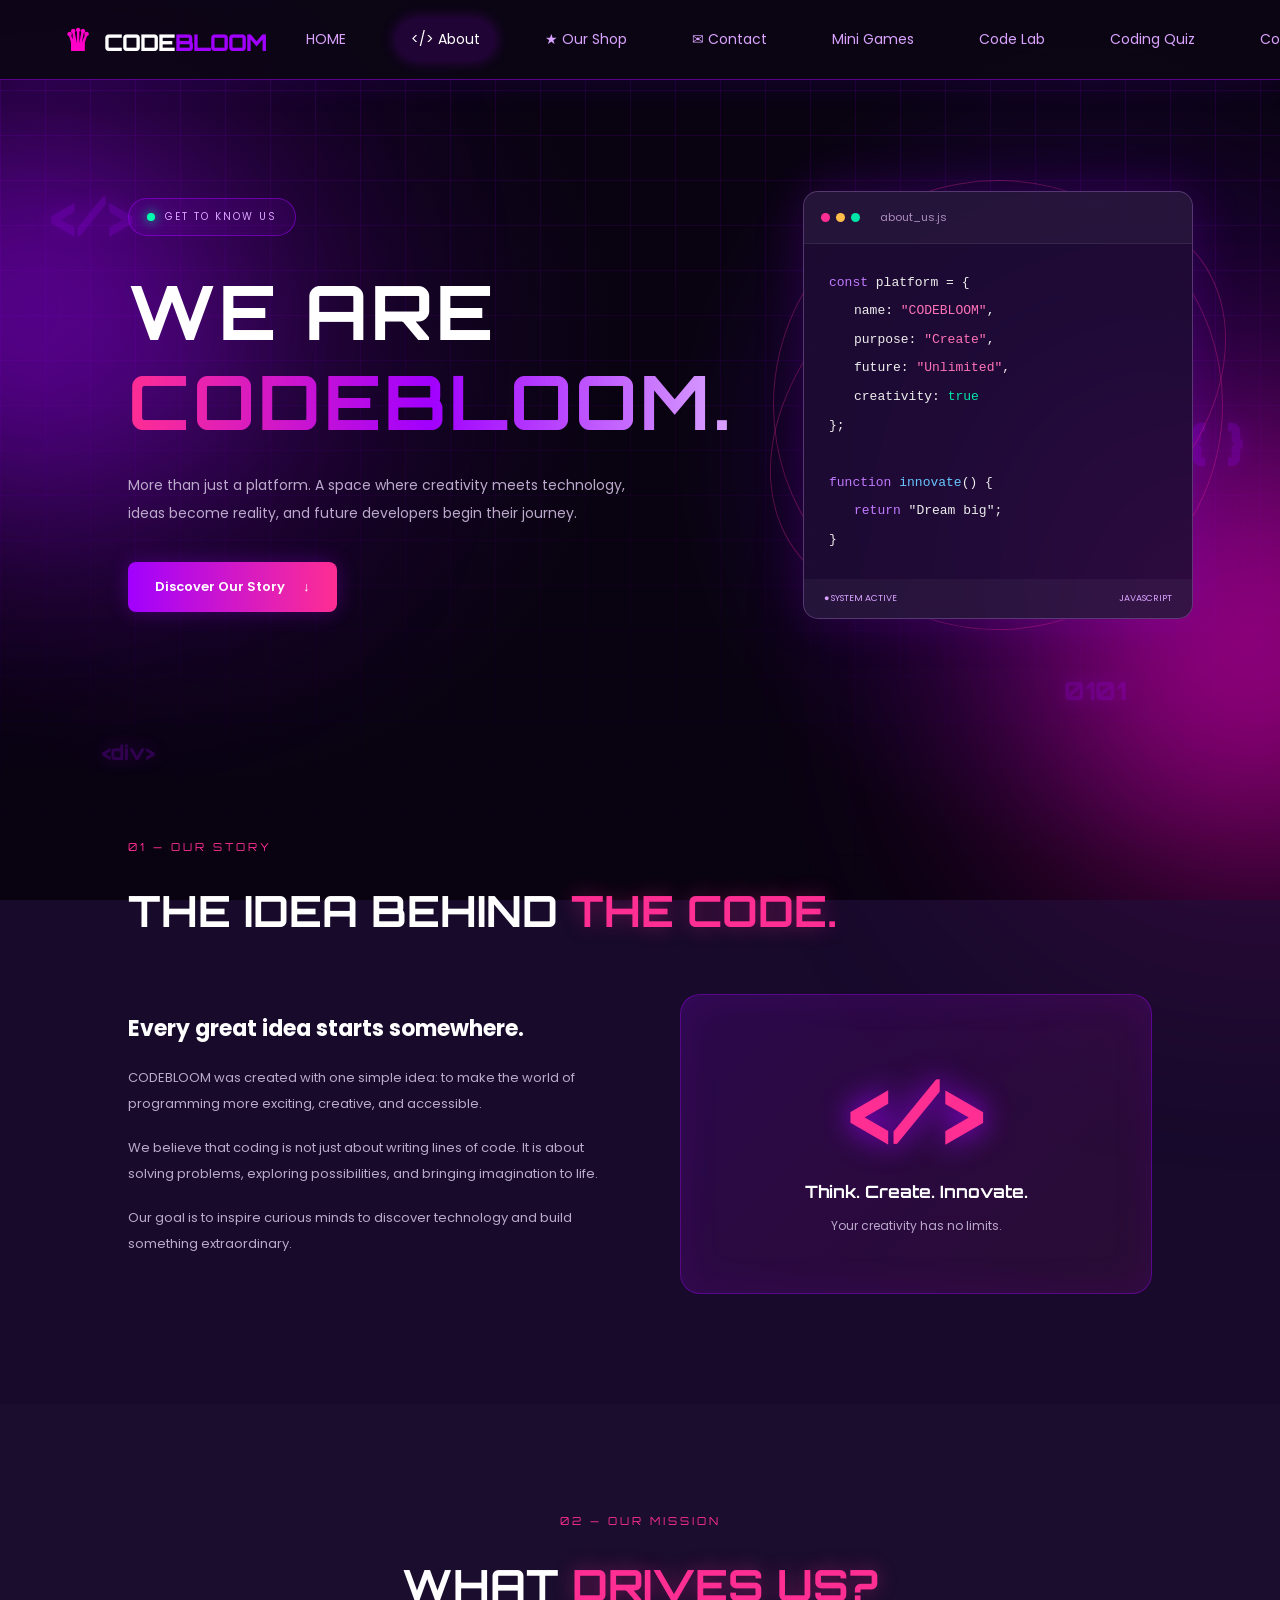
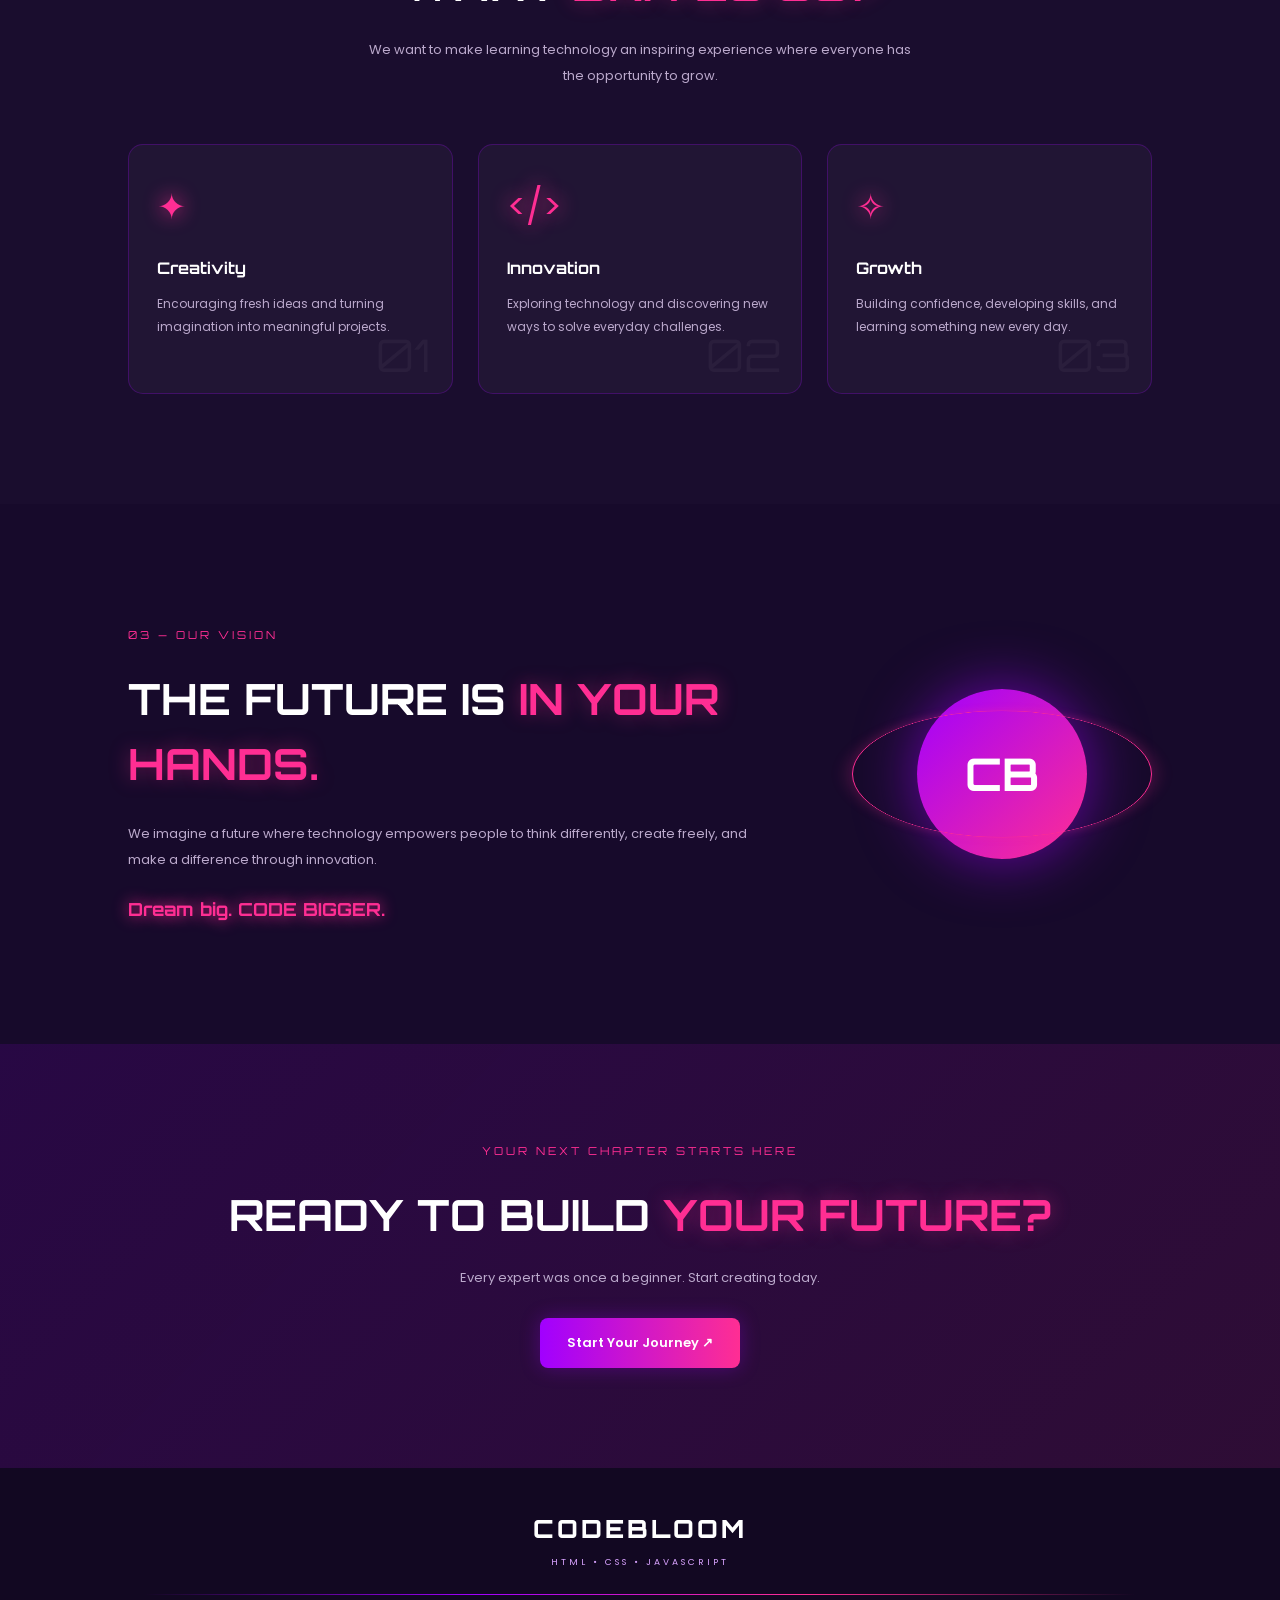
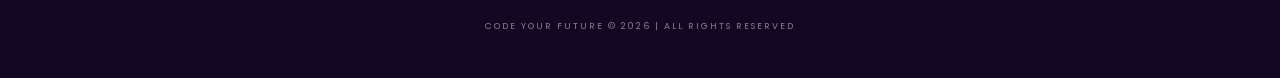
<file: signin/about.html>
<!DOCTYPE html>
<html lang="en">
<head>
    <meta charset="UTF-8">
    <meta name="viewport" content="width=device-width, initial-scale=1.0">

    <title>About Us | CODEBLOOM</title>

    <link rel="stylesheet" href="about.css">
    <link rel="stylesheet" href="navbar.css">

    <link href="https://fonts.googleapis.com/css2?family=Orbitron:wght@400;500;600;700;800&family=Poppins:wght@300;400;500;600;700&display=swap" rel="stylesheet">
</head>

<body>

    <div class="background-glow glow-one"></div>
    <div class="background-glow glow-two"></div>
    <div class="grid-overlay"></div>

    <!-- HERO SECTION -->
    <section class="about-hero">

        <div class="hero-content">

            <div class="tag">
                <span class="online-dot"></span>
                GET TO KNOW US
            </div>

            <h1>
                WE ARE <br>
                <span>CODEBLOOM.</span>
            </h1>

            <p>
                More than just a platform. A space where creativity meets
                technology, ideas become reality, and future developers
                begin their journey.
            </p>

            <a href="#story" class="hero-btn">
                Discover Our Story <span>↓</span>
            </a>

        </div>

        <div class="hero-visual">

            <div class="orbit orbit-one"></div>
            <div class="orbit orbit-two"></div>

            <div class="code-card">
                <div class="card-top">
                    <div class="dots">
                        <span></span>
                        <span></span>
                        <span></span>
                    </div>
                    <p>about_us.js</p>
                </div>

                <div class="code-content">
                    <p><span class="purple">const</span> platform = {</p>
                    <p class="indent">name: <span class="pink">"CODEBLOOM"</span>,</p>
                    <p class="indent">purpose: <span class="pink">"Create"</span>,</p>
                    <p class="indent">future: <span class="pink">"Unlimited"</span>,</p>
                    <p class="indent">creativity: <span class="green">true</span></p>
                    <p>};</p>
                    <br>
                    <p><span class="purple">function</span> <span class="blue">innovate</span>() {</p>
                    <p class="indent"><span class="purple">return</span> "Dream big";</p>
                    <p>}</p>
                </div>

                <div class="code-footer">
                    <span>● SYSTEM ACTIVE</span>
                    <span>JAVASCRIPT</span>
                </div>
            </div>

        </div>

    </section>


    <!-- STORY SECTION -->
    <section class="story-section" id="story">

        <div class="section-label">01 — OUR STORY</div>

        <h2>THE IDEA BEHIND <span>THE CODE.</span></h2>

        <div class="story-content">

            <div class="story-text">
                <h3>Every great idea starts somewhere.</h3>

                <p>
                    CODEBLOOM was created with one simple idea:
                    to make the world of programming more exciting,
                    creative, and accessible.
                </p>

                <p>
                    We believe that coding is not just about writing
                    lines of code. It is about solving problems,
                    exploring possibilities, and bringing imagination
                    to life.
                </p>

                <p>
                    Our goal is to inspire curious minds to discover
                    technology and build something extraordinary.
                </p>
            </div>

            <div class="story-box">
                <div class="big-symbol">&lt;/&gt;</div>
                <h3>Think. Create. Innovate.</h3>
                <p>Your creativity has no limits.</p>
            </div>

        </div>

    </section>


    <!-- MISSION SECTION -->
    <section class="mission-section" id="mission">

        <div class="section-label">02 — OUR MISSION</div>

        <h2>WHAT <span>DRIVES US?</span></h2>

        <p class="section-description">
            We want to make learning technology an inspiring experience
            where everyone has the opportunity to grow.
        </p>

        <div class="mission-grid">

            <div class="mission-card">
                <div class="mission-icon">✦</div>
                <h3>Creativity</h3>
                <p>
                    Encouraging fresh ideas and turning imagination
                    into meaningful projects.
                </p>
                <span class="card-number">01</span>
            </div>

            <div class="mission-card">
                <div class="mission-icon">&lt;/&gt;</div>
                <h3>Innovation</h3>
                <p>
                    Exploring technology and discovering new ways
                    to solve everyday challenges.
                </p>
                <span class="card-number">02</span>
            </div>

            <div class="mission-card">
                <div class="mission-icon">✧</div>
                <h3>Growth</h3>
                <p>
                    Building confidence, developing skills,
                    and learning something new every day.
                </p>
                <span class="card-number">03</span>
            </div>

        </div>

    </section>


    <!-- VISION SECTION -->
    <section class="vision-section" id="team">

        <div class="vision-content">

            <div class="section-label">03 — OUR VISION</div>

            <h2>THE FUTURE IS <span>IN YOUR HANDS.</span></h2>

            <p>
                We imagine a future where technology empowers people
                to think differently, create freely, and make a
                difference through innovation.
            </p>

            <h3>Dream big. CODE BIGGER.</h3>

        </div>

        <div class="vision-decoration">
            <div class="vision-circle">
                <span>CB</span>
            </div>
            <div class="vision-ring"></div>
        </div>

    </section>


    <!-- FINAL CTA -->
    <section class="cta-section">

        <div class="section-label">YOUR NEXT CHAPTER STARTS HERE</div>

        <h2>READY TO BUILD <span>YOUR FUTURE?</span></h2>

        <p>
            Every expert was once a beginner. Start creating today.
        </p>

        <a href="index.html#signup" class="hero-btn">
            Start Your Journey ↗
        </a>

    </section>


    <!-- FOOTER -->
    <footer>

        <div class="footer-logo">
            CODE<span>BLOOM</span>
        </div>

        <p>HTML • CSS • JAVASCRIPT</p>

        <div class="footer-line"></div>

        <small>CODE YOUR FUTURE © 2026 | ALL RIGHTS RESERVED</small>

    </footer>

    <script src="navbar.js"></script>

</body>
</html>
</file>
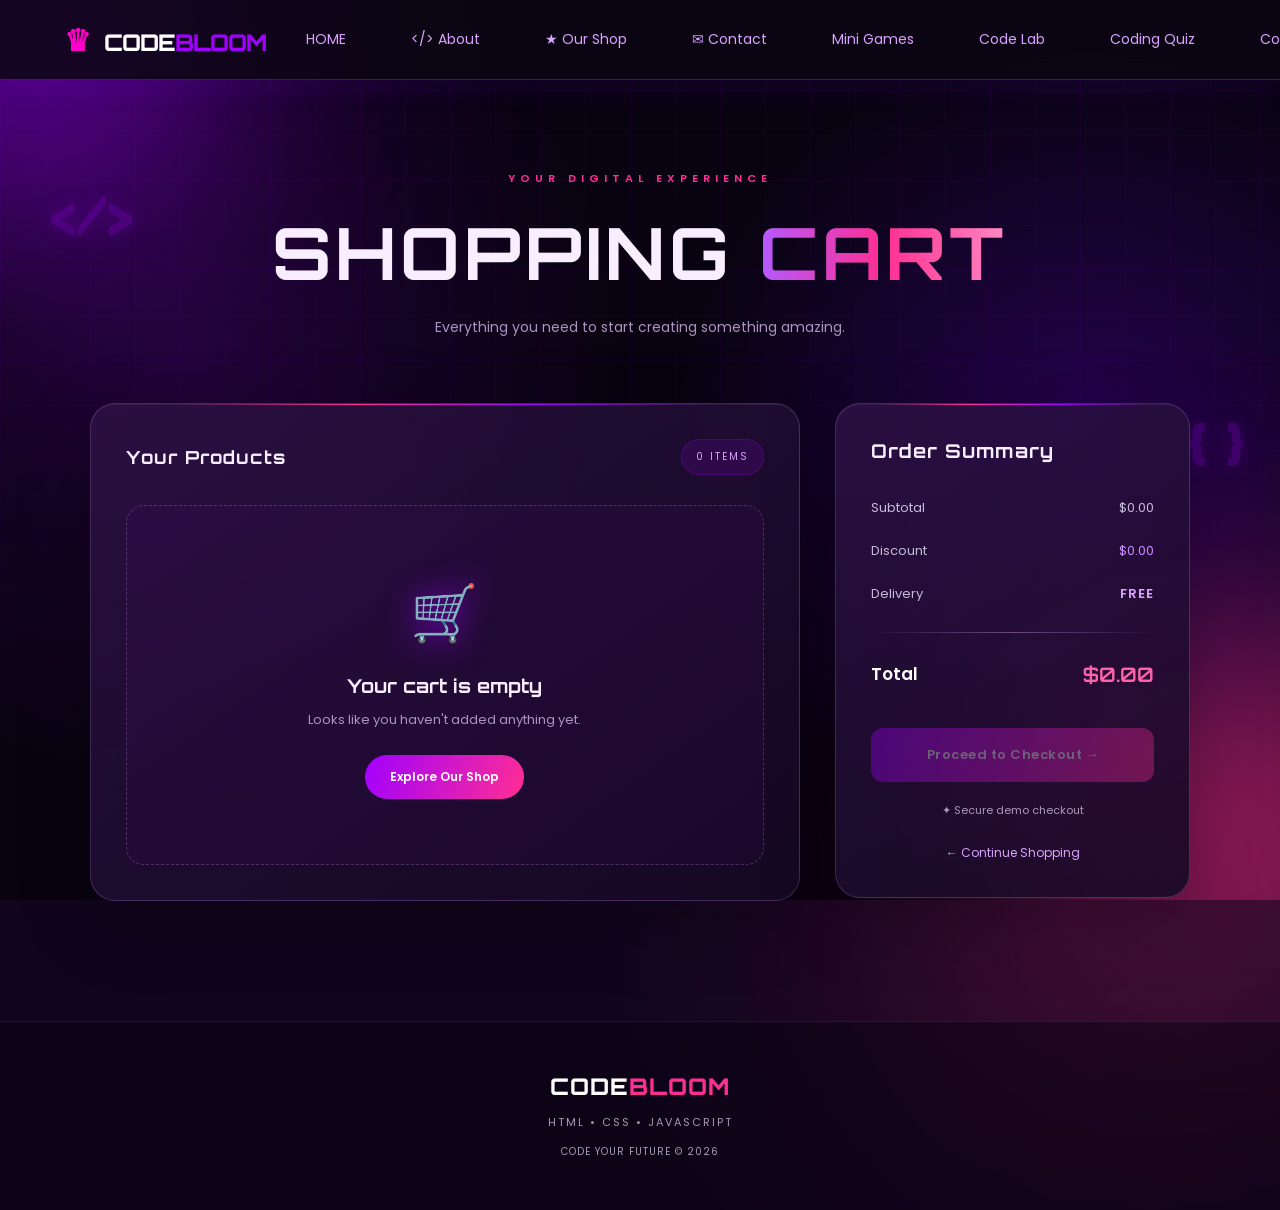
<file: signin/cart.html>
<!DOCTYPE html>
<html lang="en">
<head>
    <meta charset="UTF-8">
    <meta name="viewport" content="width=device-width, initial-scale=1.0">
    <title>CODEBLOOM | Shopping Cart</title>

     <link rel="stylesheet" href="navbar.css">
    <link rel="stylesheet" href="cart.css">
    
    <link href="https://fonts.googleapis.com/css2?family=Orbitron:wght@400;500;600;700;800&family=Poppins:wght@300;400;500;600;700&display=swap" rel="stylesheet">
</head>

<body>

    <div class="background-glow glow-one"></div>
    <div class="background-glow glow-two"></div>



    <!-- CART HEADER -->
    <section class="cart-header">
        <p class="small-title">YOUR DIGITAL EXPERIENCE</p>

        <h1>SHOPPING <span>CART</span></h1>

        <p>Everything you need to start creating something amazing.</p>
    </section>


    <!-- CART CONTENT -->
    <main class="cart-container">

        <section class="cart-products">

            <div class="section-heading">
                <h2>Your Products</h2>
                <span id="item-count">0 ITEMS</span>
            </div>

            <div id="cart-items"></div>

            <div id="empty-cart" class="empty-cart">
                <div class="empty-icon">🛒</div>

                <h2>Your cart is empty</h2>

                <p>Looks like you haven't added anything yet.</p>

                <a href="shop.html" class="continue-btn">
                    Explore Our Shop
                </a>
            </div>

        </section>


        <!-- ORDER SUMMARY -->
        <aside class="order-summary">

            <h2>Order Summary</h2>

            <div class="summary-line">
                <span>Subtotal</span>
                <span id="subtotal">$0.00</span>
            </div>

            <div class="summary-line">
                <span>Discount</span>
                <span class="discount">$0.00</span>
            </div>

            <div class="summary-line">
                <span>Delivery</span>
                <span class="free">FREE</span>
            </div>

            <div class="summary-divider"></div>

            <div class="total-line">
                <span>Total</span>
                <span id="total">$0.00</span>
            </div>

            <button id="checkout-btn" class="checkout-btn">
                Proceed to Checkout →
            </button>

            <p class="secure-text">✦ Secure demo checkout</p>

            <a href="shop.html" class="back-link">
                ← Continue Shopping
            </a>

        </aside>

    </main>


    <!-- FOOTER -->
    <footer>
        <h2>CODE<span>BLOOM</span></h2>

        <p>HTML • CSS • JAVASCRIPT</p>

        <p class="copyright">CODE YOUR FUTURE © 2026</p>
    </footer>

    <script src="navbar.js"></script>
    <script src="cart.js"></script>

</body>
</html>
</file>
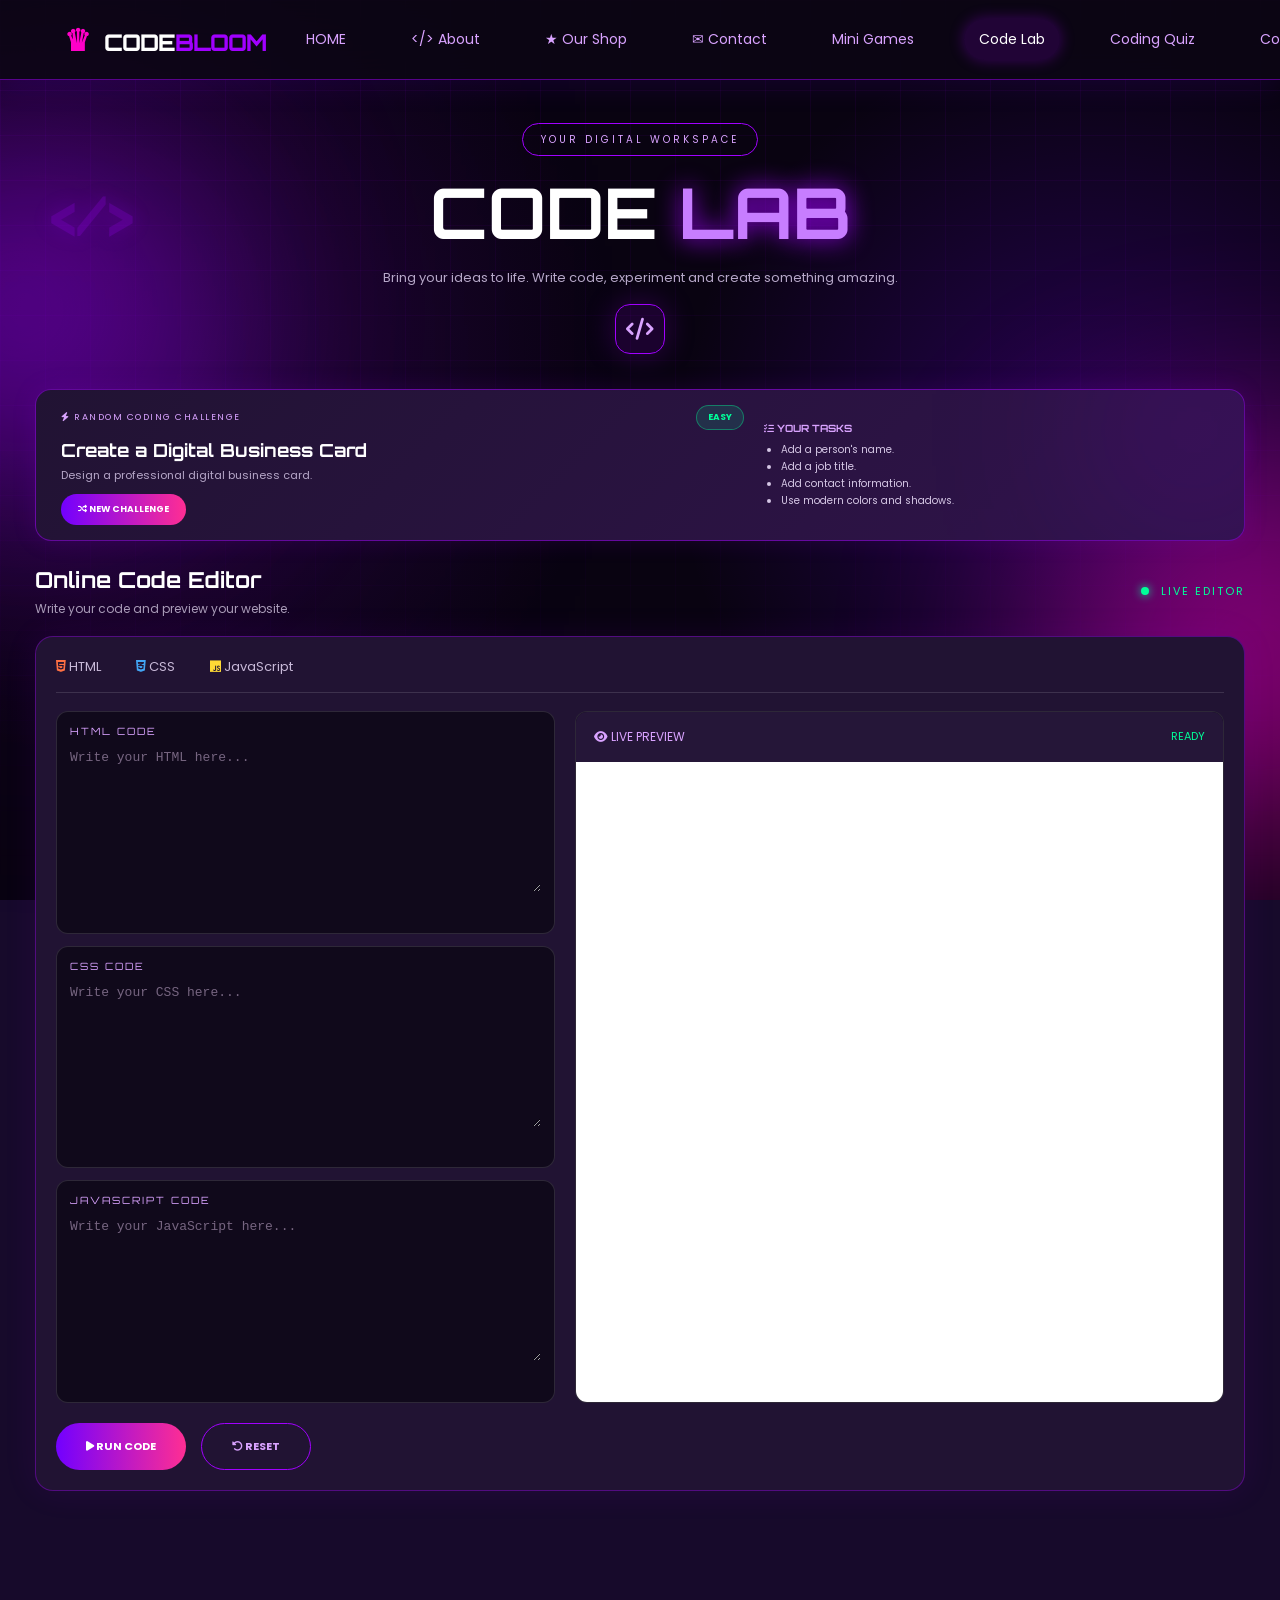
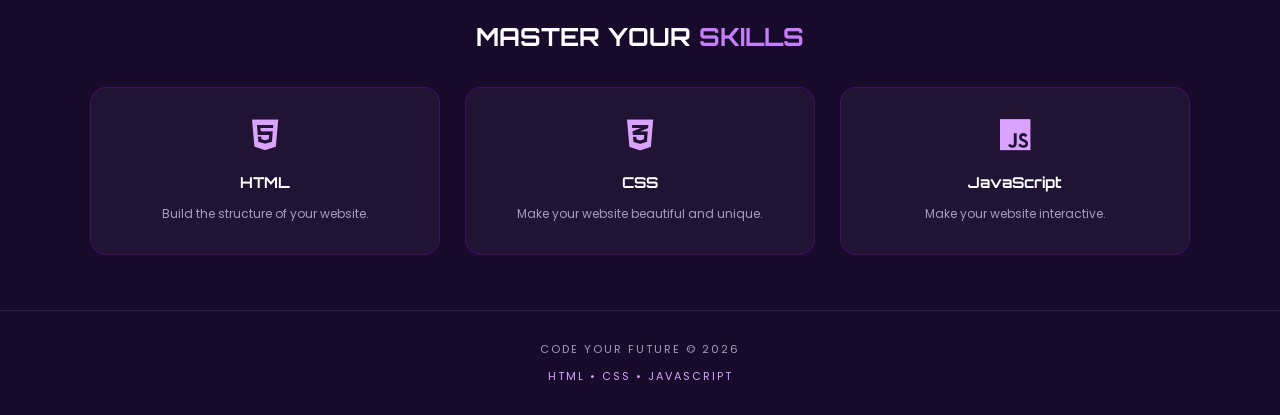
<file: signin/code-lab.html>
<!DOCTYPE html>
<html lang="en">
<head>
    <meta charset="UTF-8">
    <meta name="viewport" content="width=device-width, initial-scale=1.0">
    <title>Code Lab | CODEBLOOM</title>

    <link rel="stylesheet" href="code-lab.css">
    <link rel="stylesheet" href="navbar.css">

    <link href="https://fonts.googleapis.com/css2?family=Orbitron:wght@400;500;600;700;800&family=Poppins:wght@300;400;500;600;700&display=swap" rel="stylesheet">

    <link rel="stylesheet" href="https://cdnjs.cloudflare.com/ajax/libs/font-awesome/6.5.0/css/all.min.css">
</head>

<body>

<main>

    <section class="hero">
        <span class="tag">YOUR DIGITAL WORKSPACE</span>
        <h1>CODE <span>LAB</span></h1>
        <p>Bring your ideas to life. Write code, experiment and create something amazing.</p>

        <div class="hero-icon">
            <i class="fa-solid fa-code"></i>
        </div>
    </section>

    <section class="challenge-section">
        <div class="challenge-card">

            <div class="challenge-info">
                <div class="challenge-top">
                    <span class="challenge-tag">
                        <i class="fa-solid fa-bolt"></i>
                        RANDOM CODING CHALLENGE
                    </span>

                    <span id="challengeLevel" class="challenge-level">EASY</span>
                </div>

                <h2 id="challengeTitle">Build a Profile Card</h2>

                <p id="challengeDescription">
                    Create a modern personal profile card using HTML and CSS.
                </p>

                <button id="newChallenge">
                    <i class="fa-solid fa-shuffle"></i>
                    NEW CHALLENGE
                </button>
            </div>

            <div class="challenge-tasks">
                <h3>
                    <i class="fa-solid fa-list-check"></i>
                    YOUR TASKS
                </h3>

                <ul id="challengeTasks"></ul>
            </div>

        </div>
    </section>

    <section class="editor-section">

        <div class="editor-heading">
            <div>
                <h2>Online Code Editor</h2>
                <p>Write your code and preview your website.</p>
            </div>

            <span class="live-label">
                <span class="dot"></span>
                LIVE EDITOR
            </span>
        </div>

        <div class="editor-container">

            <div class="editor-tabs">
                <span class="html-tab">
                    <i class="fa-brands fa-html5"></i> HTML
                </span>

                <span class="css-tab">
                    <i class="fa-brands fa-css3-alt"></i> CSS
                </span>

                <span class="js-tab">
                    <i class="fa-brands fa-js"></i> JavaScript
                </span>
            </div>

            <div class="editor-grid">

                <div class="code-inputs">

                    <div class="code-box">
                        <label>HTML CODE</label>
                        <textarea id="htmlCode" placeholder="Write your HTML here..." spellcheck="false"></textarea>
                    </div>

                    <div class="code-box">
                        <label>CSS CODE</label>
                        <textarea id="cssCode" placeholder="Write your CSS here..." spellcheck="false"></textarea>
                    </div>

                    <div class="code-box">
                        <label>JAVASCRIPT CODE</label>
                        <textarea id="jsCode" placeholder="Write your JavaScript here..." spellcheck="false"></textarea>
                    </div>

                </div>

                <div class="preview-box">

                    <div class="preview-heading">
                        <span>
                            <i class="fa-solid fa-eye"></i>
                            LIVE PREVIEW
                        </span>

                        <span class="preview-status">READY</span>
                    </div>

                    <iframe
                        id="preview"
                        title="Code preview"
                        sandbox="allow-scripts">
                    </iframe>

                </div>

            </div>

            <div class="editor-buttons">
                <button id="runCode">
                    <i class="fa-solid fa-play"></i>
                    RUN CODE
                </button>

                <button id="resetCode">
                    <i class="fa-solid fa-rotate-left"></i>
                    RESET
                </button>
            </div>

        </div>
    </section>

    <section class="tips-section">
        <h2>MASTER YOUR <span>SKILLS</span></h2>

        <div class="tips-grid">

            <div class="tip-card">
                <i class="fa-brands fa-html5"></i>
                <h3>HTML</h3>
                <p>Build the structure of your website.</p>
            </div>

            <div class="tip-card">
                <i class="fa-brands fa-css3-alt"></i>
                <h3>CSS</h3>
                <p>Make your website beautiful and unique.</p>
            </div>

            <div class="tip-card">
                <i class="fa-brands fa-js"></i>
                <h3>JavaScript</h3>
                <p>Make your website interactive.</p>
            </div>

        </div>
    </section>

</main>

<footer>
    CODE YOUR FUTURE © 2026
    <p>HTML • CSS • JAVASCRIPT</p>
</footer>

<script src="code-lab.js"></script>
<script src="navbar.js"></script>

</body>
</html>
</file>
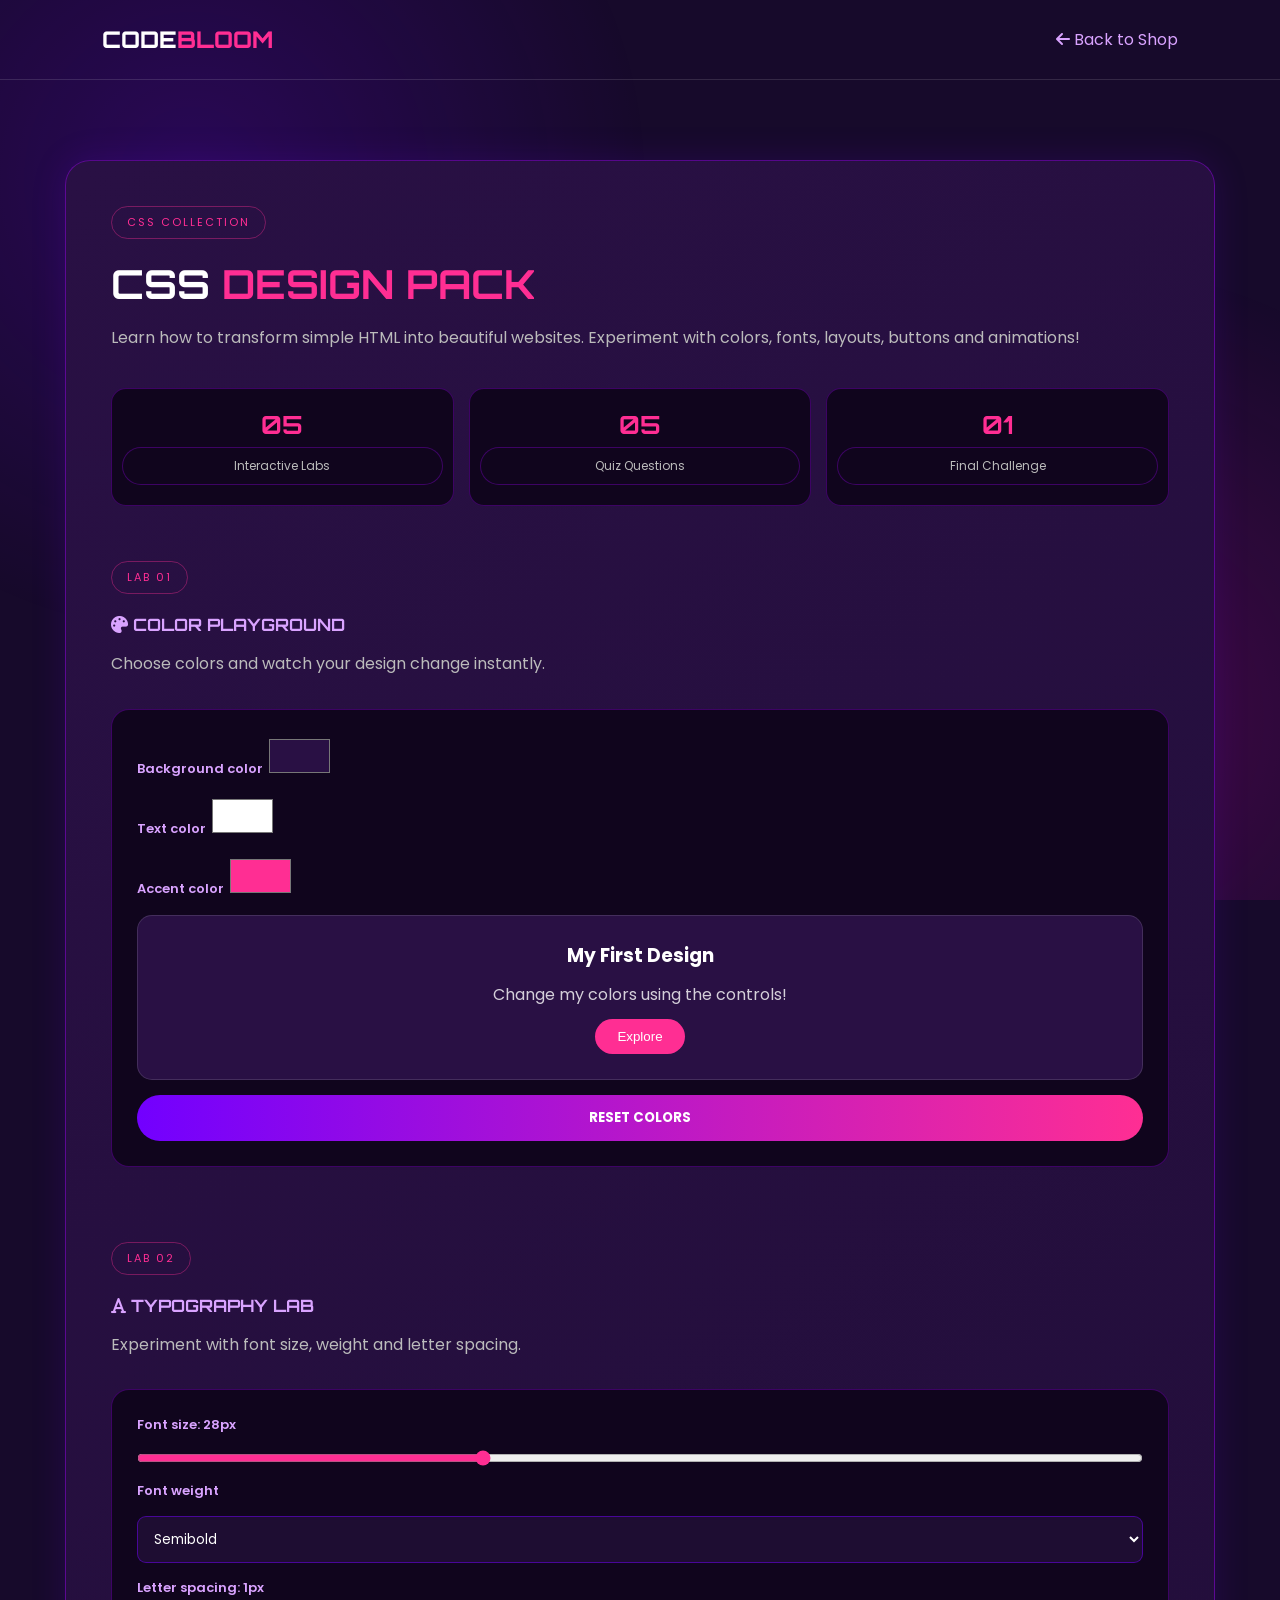
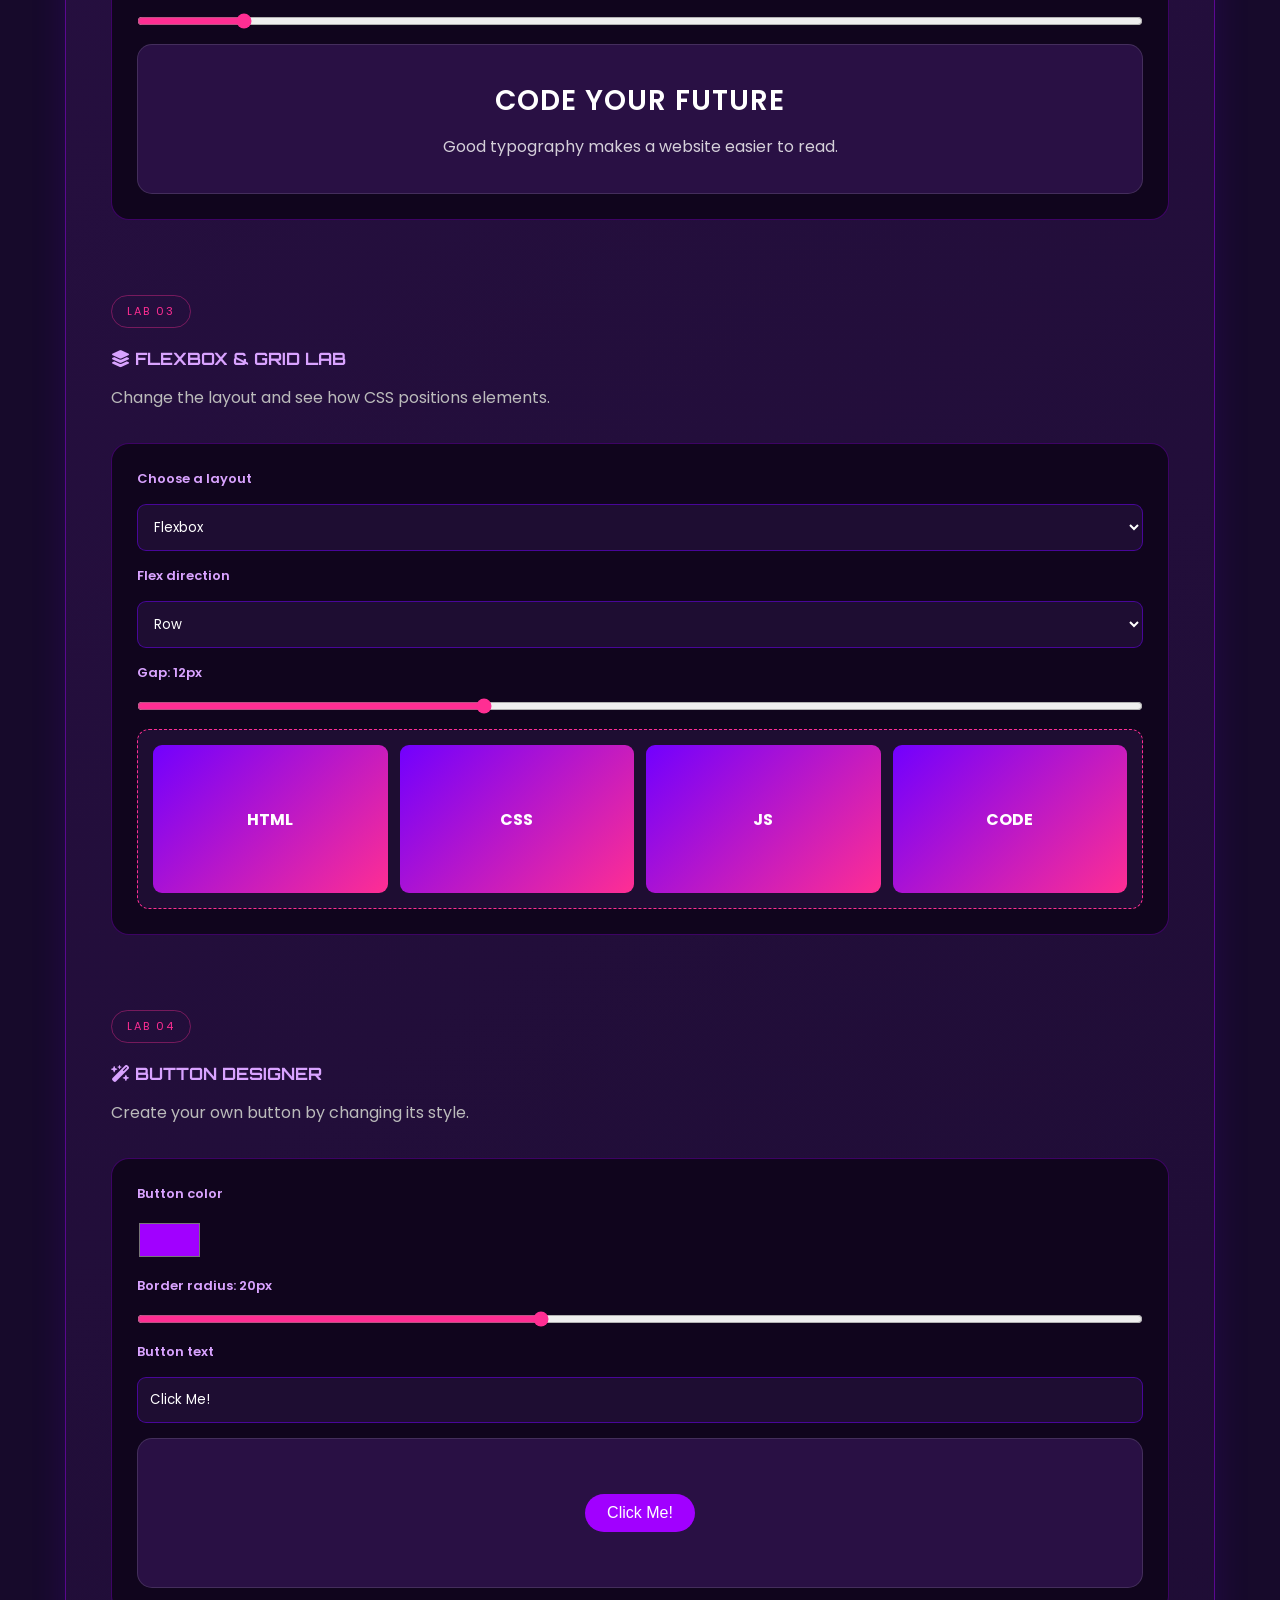
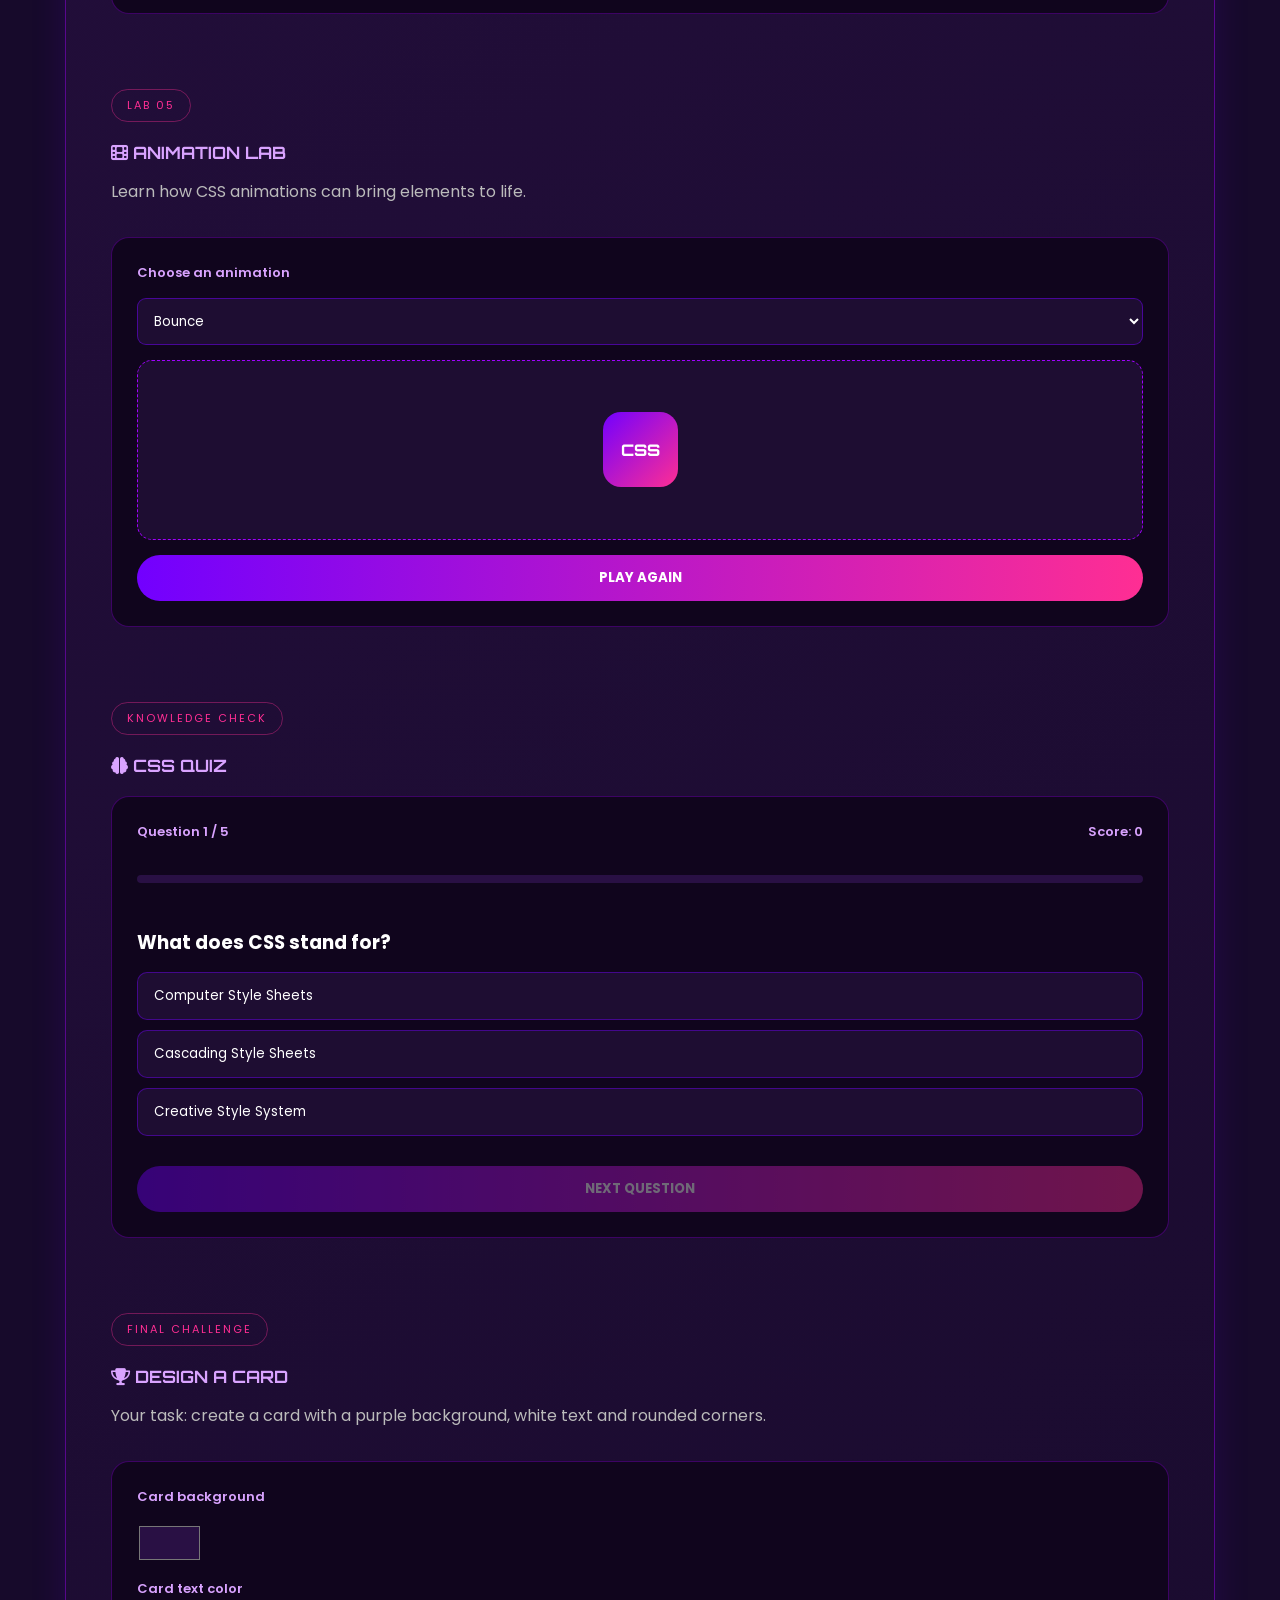
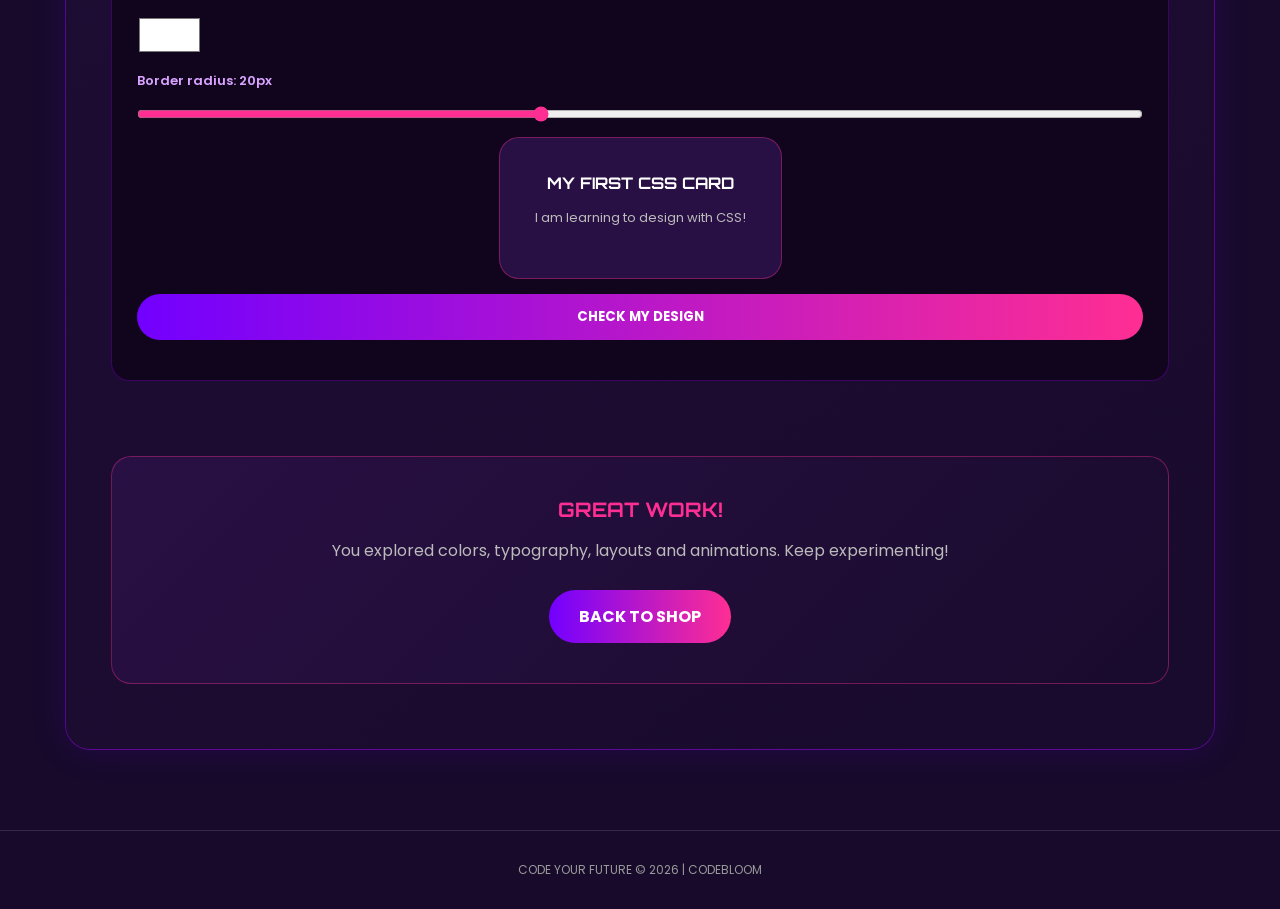
<file: signin/code2.html>
<!DOCTYPE html>
<html lang="en">
<head>
    <meta charset="UTF-8">
    <meta name="viewport" content="width=device-width, initial-scale=1.0">
    <title>CSS Design Pack | CODEBLOOM</title>

    <link rel="stylesheet" href="code-details.css">
    <link rel="stylesheet" href="https://cdnjs.cloudflare.com/ajax/libs/font-awesome/6.5.2/css/all.min.css">
    <link href="https://fonts.googleapis.com/css2?family=Orbitron:wght@400;600;700;800&family=Poppins:wght@300;400;500;600&display=swap" rel="stylesheet">
</head>
<body class="css-course">

<nav class="navbar">
    <a href="home.html" class="logo">CODE<span>BLOOM</span></a>
    <a href="shop.html#products" class="back-link"><i class="fa-solid fa-arrow-left"></i> Back to Shop</a>
</nav>

<main class="details-container">

    <span class="tag">CSS COLLECTION</span>
    <h1>CSS <span>DESIGN PACK</span></h1>

    <p class="description">
        Learn how to transform simple HTML into beautiful websites.
        Experiment with colors, fonts, layouts, buttons and animations!
    </p>

    <div class="course-stats">
        <div><strong>05</strong><span>Interactive Labs</span></div>
        <div><strong>05</strong><span>Quiz Questions</span></div>
        <div><strong>01</strong><span>Final Challenge</span></div>
    </div>

    <section class="learning-section">
        <span class="tag">LAB 01</span>
        <h2><i class="fa-solid fa-palette"></i> COLOR PLAYGROUND</h2>
        <p class="description">Choose colors and watch your design change instantly.</p>

        <div class="lab-panel">
            <div class="control-group">
                <label>Background color</label>
                <input type="color" id="bgColor" value="#291044">
            </div>
            <div class="control-group">
                <label>Text color</label>
                <input type="color" id="textColor" value="#ffffff">
            </div>
            <div class="control-group">
                <label>Accent color</label>
                <input type="color" id="accentColor" value="#ff2e93">
            </div>

            <div class="css-preview" id="colorPreview">
                <h3 id="colorTitle">My First Design</h3>
                <p>Change my colors using the controls!</p>
                <button type="button">Explore</button>
            </div>
            <button class="lab-button" onclick="resetColors()">RESET COLORS</button>
        </div>
    </section>

    <section class="learning-section">
        <span class="tag">LAB 02</span>
        <h2><i class="fa-solid fa-font"></i> TYPOGRAPHY LAB</h2>
        <p class="description">Experiment with font size, weight and letter spacing.</p>

        <div class="lab-panel">
            <label for="fontSize">Font size: <span id="fontSizeValue">28</span>px</label>
            <input type="range" id="fontSize" min="14" max="55" value="28">

            <label for="fontWeight">Font weight</label>
            <select id="fontWeight">
                <option value="300">Light</option>
                <option value="400">Regular</option>
                <option value="600" selected>Semibold</option>
                <option value="800">Extra Bold</option>
            </select>

            <label for="letterSpacing">Letter spacing: <span id="spacingValue">1</span>px</label>
            <input type="range" id="letterSpacing" min="0" max="10" value="1">

            <div class="css-preview">
                <h3 id="typePreview">CODE YOUR FUTURE</h3>
                <p>Good typography makes a website easier to read.</p>
            </div>
        </div>
    </section>

    <section class="learning-section">
        <span class="tag">LAB 03</span>
        <h2><i class="fa-solid fa-layer-group"></i> FLEXBOX & GRID LAB</h2>
        <p class="description">Change the layout and see how CSS positions elements.</p>

        <div class="lab-panel">
            <label for="layoutMode">Choose a layout</label>
            <select id="layoutMode">
                <option value="flex">Flexbox</option>
                <option value="grid">Grid</option>
            </select>

            <label for="layoutDirection">Flex direction</label>
            <select id="layoutDirection">
                <option value="row">Row</option>
                <option value="column">Column</option>
            </select>

            <label for="layoutGap">Gap: <span id="gapValue">12</span>px</label>
            <input type="range" id="layoutGap" min="0" max="35" value="12">

            <div class="layout-preview" id="layoutPreview">
                <div>HTML</div>
                <div>CSS</div>
                <div>JS</div>
                <div>CODE</div>
            </div>
        </div>
    </section>

    <section class="learning-section">
        <span class="tag">LAB 04</span>
        <h2><i class="fa-solid fa-wand-magic-sparkles"></i> BUTTON DESIGNER</h2>
        <p class="description">Create your own button by changing its style.</p>

        <div class="lab-panel">
            <label for="buttonColor">Button color</label>
            <input type="color" id="buttonColor" value="#a100ff">

            <label for="buttonRadius">Border radius: <span id="radiusValue">20</span>px</label>
            <input type="range" id="buttonRadius" min="0" max="50" value="20">

            <label for="buttonText">Button text</label>
            <input type="text" id="buttonText" value="Click Me!" maxlength="25">

            <div class="css-preview">
                <button id="customButton" class="custom-css-button">Click Me!</button>
            </div>
        </div>
    </section>

    <section class="learning-section">
        <span class="tag">LAB 05</span>
        <h2><i class="fa-solid fa-film"></i> ANIMATION LAB</h2>
        <p class="description">Learn how CSS animations can bring elements to life.</p>

        <div class="lab-panel">
            <label for="animationMode">Choose an animation</label>
            <select id="animationMode">
                <option value="bounce">Bounce</option>
                <option value="spin">Spin</option>
                <option value="pulse">Pulse</option>
                <option value="none">No animation</option>
            </select>

            <div class="animation-stage">
                <div id="animatedBox">CSS</div>
            </div>

            <button class="lab-button" onclick="replayAnimation()">PLAY AGAIN</button>
        </div>
    </section>

    <section class="learning-section">
        <span class="tag">KNOWLEDGE CHECK</span>
        <h2><i class="fa-solid fa-brain"></i> CSS QUIZ</h2>

        <div class="lab-panel">
            <div class="quiz-top">
                <span id="cssQuestionNumber">Question 1 / 5</span>
                <span id="cssScore">Score: 0</span>
            </div>

            <div class="progress-track">
                <div id="cssProgress" class="progress-fill"></div>
            </div>

            <h3 id="cssQuestion">What does CSS stand for?</h3>
            <div id="cssAnswers" class="answer-list"></div>
            <p id="cssFeedback" class="feedback"></p>
            <button id="cssNext" class="lab-button" disabled> NEXT QUESTION </button>
        </div>
    </section>

    <section class="learning-section">
        <span class="tag">FINAL CHALLENGE</span>
        <h2><i class="fa-solid fa-trophy"></i> DESIGN A CARD</h2>
        <p class="description">Your task: create a card with a purple background, white text and rounded corners.</p>

        <div class="lab-panel">
            <label for="challengeBg">Card background</label>
            <input type="color" id="challengeBg" value="#291044">

            <label for="challengeText">Card text color</label>
            <input type="color" id="challengeText" value="#ffffff">

            <label for="challengeRadius">Border radius: <span id="challengeRadiusValue">20</span>px</label>
            <input type="range" id="challengeRadius" min="0" max="50" value="20">

            <div id="challengeCard" class="challenge-card">
                <h3>MY FIRST CSS CARD</h3>
                <p>I am learning to design with CSS!</p>
            </div>

            <button class="lab-button" id="checkCssChallenge">CHECK MY DESIGN</button>
            <p id="cssChallengeResult" class="feedback"></p>
        </div>
    </section>

    <div class="course-ending">
        <h2>GREAT WORK!</h2>
        <p>You explored colors, typography, layouts and animations. Keep experimenting!</p>
        <a href="shop.html" class="buy-btn">BACK TO SHOP</a>
    </div>

</main>

<footer>CODE YOUR FUTURE © 2026 | CODEBLOOM</footer>

<script>
const bgColor = document.getElementById("bgColor");
const textColor = document.getElementById("textColor");
const accentColor = document.getElementById("accentColor");
const colorPreview = document.getElementById("colorPreview");

function updateColors() {
    colorPreview.style.background = bgColor.value;
    colorPreview.style.color = textColor.value;
    colorPreview.querySelector("button").style.background = accentColor.value;
}
[bgColor, textColor, accentColor].forEach(input => input.addEventListener("input", updateColors));

function resetColors() {
    bgColor.value = "#291044";
    textColor.value = "#ffffff";
    accentColor.value = "#ff2e93";
    updateColors();
}
updateColors();

const fontSize = document.getElementById("fontSize");
const fontWeight = document.getElementById("fontWeight");
const letterSpacing = document.getElementById("letterSpacing");
const typePreview = document.getElementById("typePreview");

function updateTypography() {
    typePreview.style.fontSize = fontSize.value + "px";
    typePreview.style.fontWeight = fontWeight.value;
    typePreview.style.letterSpacing = letterSpacing.value + "px";
    document.getElementById("fontSizeValue").textContent = fontSize.value;
    document.getElementById("spacingValue").textContent = letterSpacing.value;
}
[fontSize, fontWeight, letterSpacing].forEach(input => input.addEventListener("input", updateTypography));
updateTypography();

const layoutMode = document.getElementById("layoutMode");
const layoutDirection = document.getElementById("layoutDirection");
const layoutGap = document.getElementById("layoutGap");
const layoutPreview = document.getElementById("layoutPreview");

function updateLayout() {
    layoutPreview.style.display = layoutMode.value;
    layoutPreview.style.flexDirection = layoutDirection.value;
    layoutPreview.style.gridTemplateColumns = layoutDirection.value === "row"
        ? "repeat(4, 1fr)" : "1fr";
    layoutPreview.style.gap = layoutGap.value + "px";
    document.getElementById("gapValue").textContent = layoutGap.value;
}
[layoutMode, layoutDirection, layoutGap].forEach(input => input.addEventListener("input", updateLayout));
updateLayout();

const buttonColor = document.getElementById("buttonColor");
const buttonRadius = document.getElementById("buttonRadius");
const buttonText = document.getElementById("buttonText");
const customButton = document.getElementById("customButton");

function updateButton() {
    customButton.style.background = buttonColor.value;
    customButton.style.borderRadius = buttonRadius.value + "px";
    customButton.textContent = buttonText.value || "My Button";
    document.getElementById("radiusValue").textContent = buttonRadius.value;
}
[buttonColor, buttonRadius, buttonText].forEach(input => input.addEventListener("input", updateButton));
updateButton();

const animationMode = document.getElementById("animationMode");
const animatedBox = document.getElementById("animatedBox");

function replayAnimation() {
    animatedBox.style.animation = "none";
    void animatedBox.offsetWidth;
    animatedBox.style.animation = animationMode.value + " 1.5s ease";
}
animationMode.addEventListener("change", replayAnimation);
replayAnimation();

const cssQuestions = [
    {q:"What does CSS stand for?",a:["Computer Style Sheets","Cascading Style Sheets","Creative Style System"],c:1},
    {q:"Which property changes text color?",a:["font-color","text-style","color"],c:2},
    {q:"Which property creates space inside an element?",a:["padding","margin","gap"],c:0},
    {q:"Which value activates Flexbox?",a:["display: block","display: flex","position: flex"],c:1},
    {q:"Which property rounds corners?",a:["border-radius","corner-style","round"],c:0}
];

let cssIndex = 0;
let cssPoints = 0;
let cssAnswered = false;

function showCssQuestion() {
    cssAnswered = false;
    const q = cssQuestions[cssIndex];
    document.getElementById("cssQuestionNumber").textContent = `Question ${cssIndex + 1} / 5`;
    document.getElementById("cssScore").textContent = `Score: ${cssPoints}`;
    document.getElementById("cssQuestion").textContent = q.q;
    document.getElementById("cssProgress").style.width = (cssIndex / 5 * 100) + "%";
    document.getElementById("cssFeedback").textContent = "";
    document.getElementById("cssNext").disabled = true;
    document.getElementById("cssNext").textContent = cssIndex === 4 ? "SEE RESULT" : "NEXT QUESTION";

    const answers = document.getElementById("cssAnswers");
    answers.innerHTML = "";

    q.a.forEach((answer, index) => {
        const button = document.createElement("button");
        button.className = "answer-option";
        button.textContent = answer;
        button.addEventListener("click", () => chooseCssAnswer(index, button));
        answers.appendChild(button);
    });
}

function chooseCssAnswer(index, button) {
    if (cssAnswered) return;
    cssAnswered = true;

    const correct = cssQuestions[cssIndex].c;
    const buttons = document.querySelectorAll("#cssAnswers button");
    buttons.forEach((item, i) => {
        item.disabled = true;
        if (i === correct) item.classList.add("correct");
    });

    if (index === correct) {
        cssPoints++;
        document.getElementById("cssFeedback").textContent = "Correct! +1 point";
    } else {
        button.classList.add("wrong");
        document.getElementById("cssFeedback").textContent = "Not quite! The correct answer is highlighted.";
    }

    document.getElementById("cssScore").textContent = `Score: ${cssPoints}`;
    document.getElementById("cssNext").disabled = false;
}

document.getElementById("cssNext").addEventListener("click", () => {
    if (cssIndex < 4) {
        cssIndex++;
        showCssQuestion();
    } else {
        document.getElementById("cssQuestion").textContent = `You scored ${cssPoints} out of 5!`;
        document.getElementById("cssAnswers").innerHTML = "";
        document.getElementById("cssFeedback").textContent = "Great job! Try again to improve your score.";
        document.getElementById("cssProgress").style.width = "100%";
        document.getElementById("cssNext").textContent = "PLAY AGAIN";
        document.getElementById("cssNext").onclick = () => {
            cssIndex = 0;
            cssPoints = 0;
            showCssQuestion();
            document.getElementById("cssNext").onclick = null;
        };
    }
});
showCssQuestion();

const challengeBg = document.getElementById("challengeBg");
const challengeText = document.getElementById("challengeText");
const challengeRadius = document.getElementById("challengeRadius");
const challengeCard = document.getElementById("challengeCard");

function updateChallengeCard() {
    challengeCard.style.background = challengeBg.value;
    challengeCard.style.color = challengeText.value;
    challengeCard.style.borderRadius = challengeRadius.value + "px";
    document.getElementById("challengeRadiusValue").textContent = challengeRadius.value;
}
[challengeBg, challengeText, challengeRadius].forEach(input => input.addEventListener("input", updateChallengeCard));
updateChallengeCard();

document.getElementById("checkCssChallenge").addEventListener("click", () => {
    const result = document.getElementById("cssChallengeResult");
    if (challengeBg.value.toLowerCase() === "#291044" &&
        challengeText.value.toLowerCase() === "#ffffff" &&
        Number(challengeRadius.value) >= 15) {
        result.textContent = "Challenge completed! You earned 10 points!";
    } else {
        result.textContent = "Keep trying! Use purple, white text and rounded corners.";
    }
});
</script>

</body>
</html>
</file>
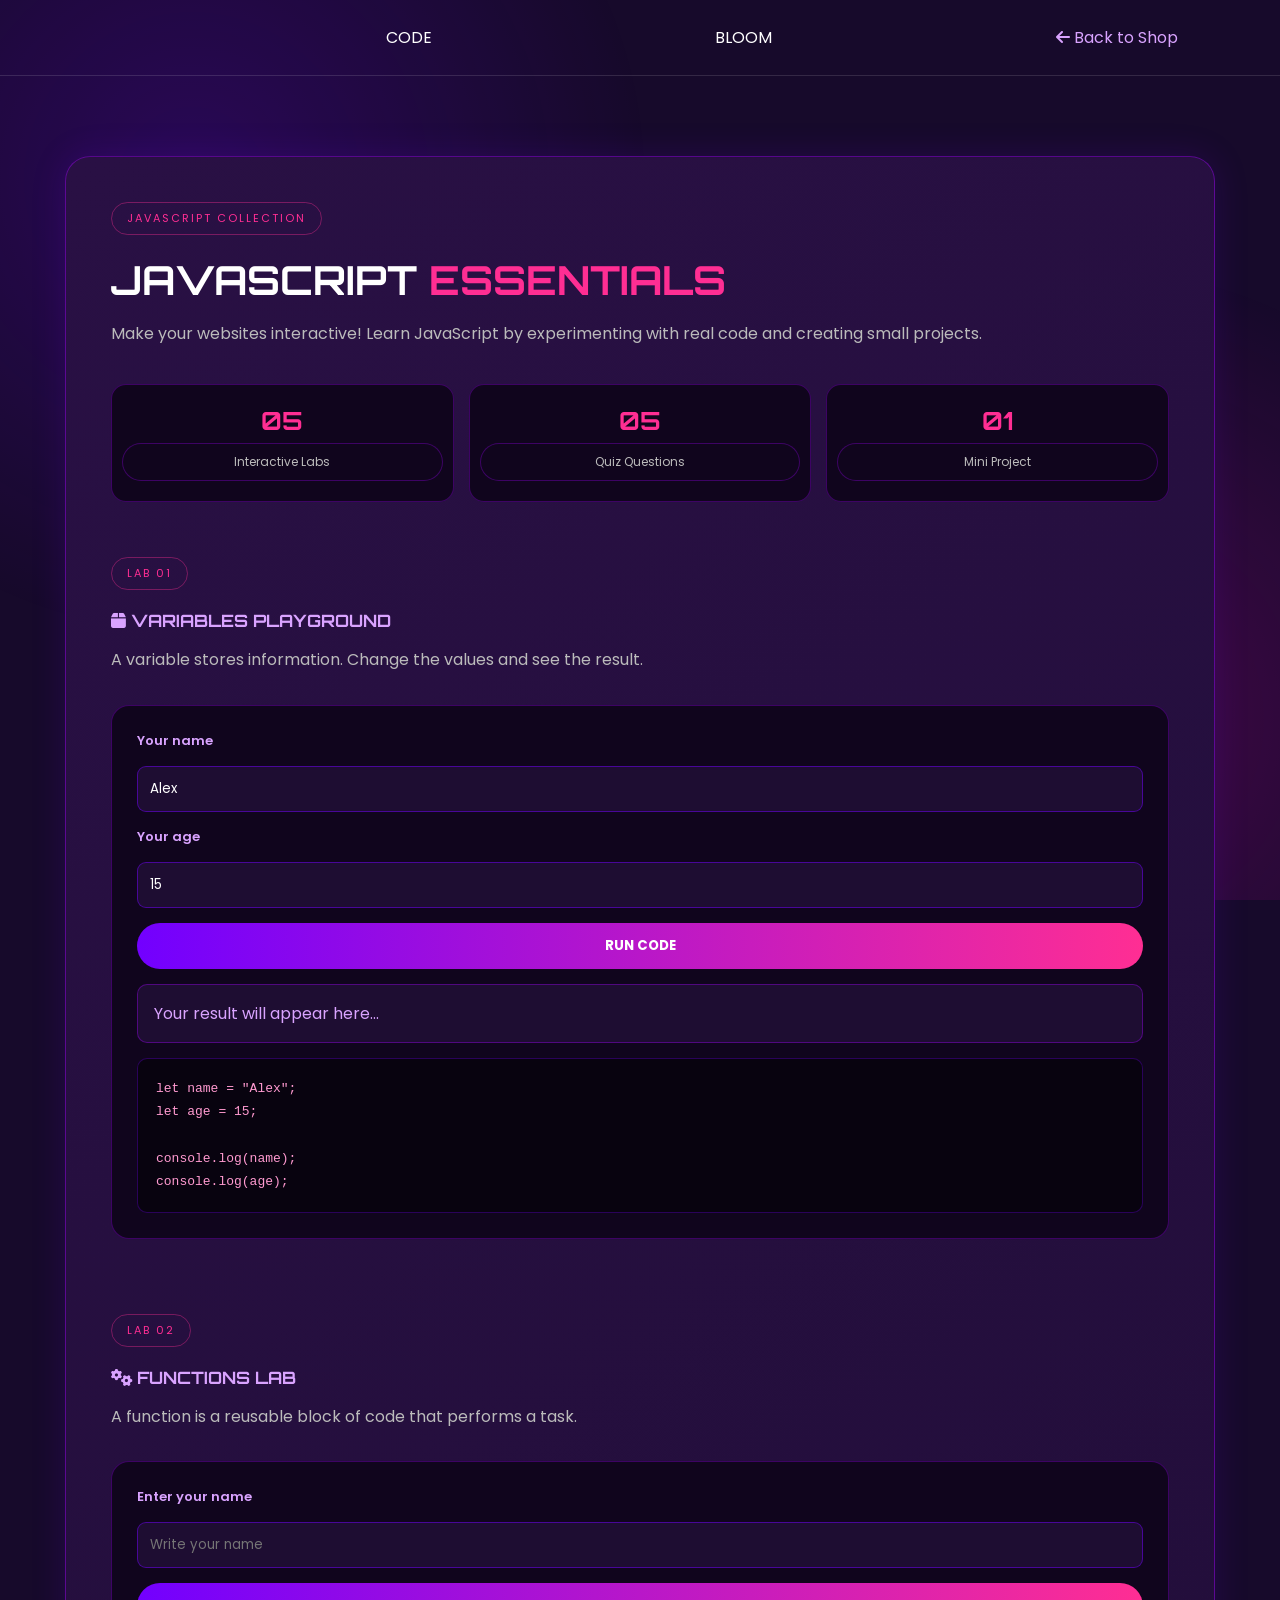
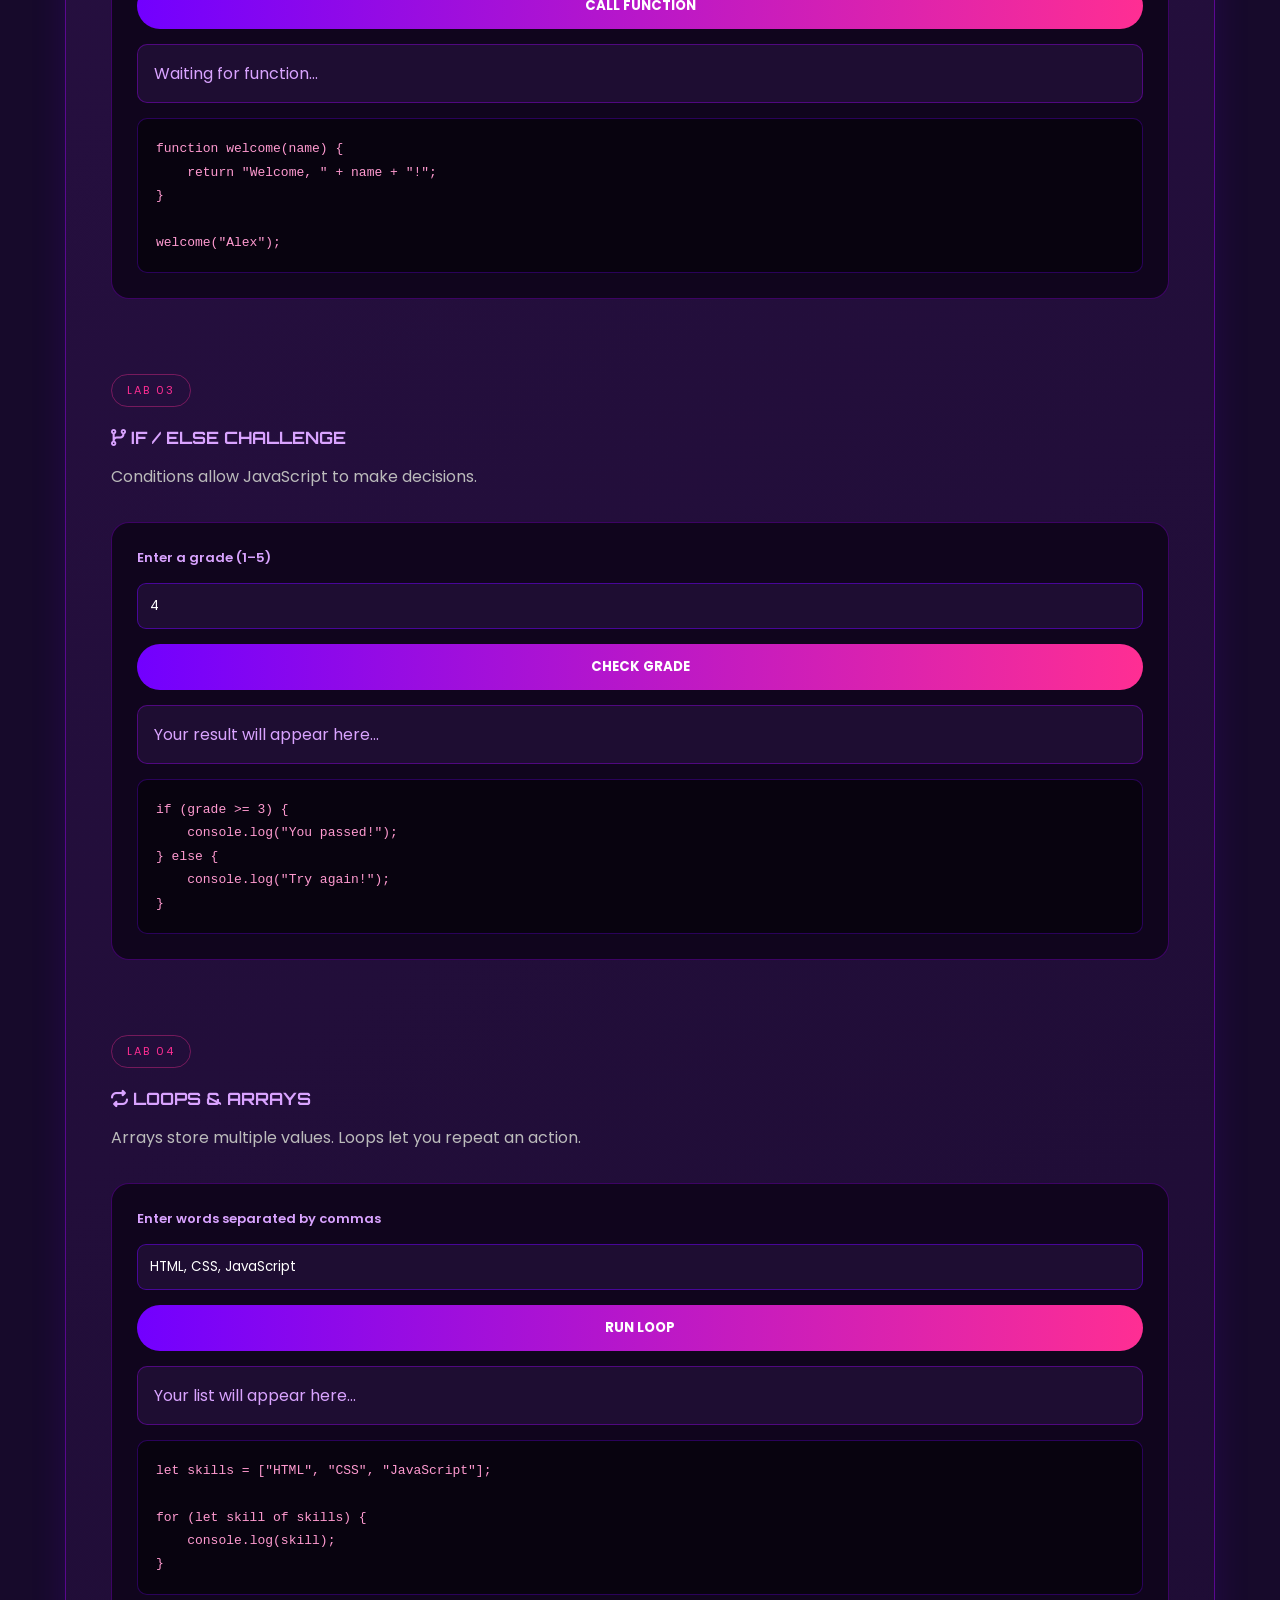
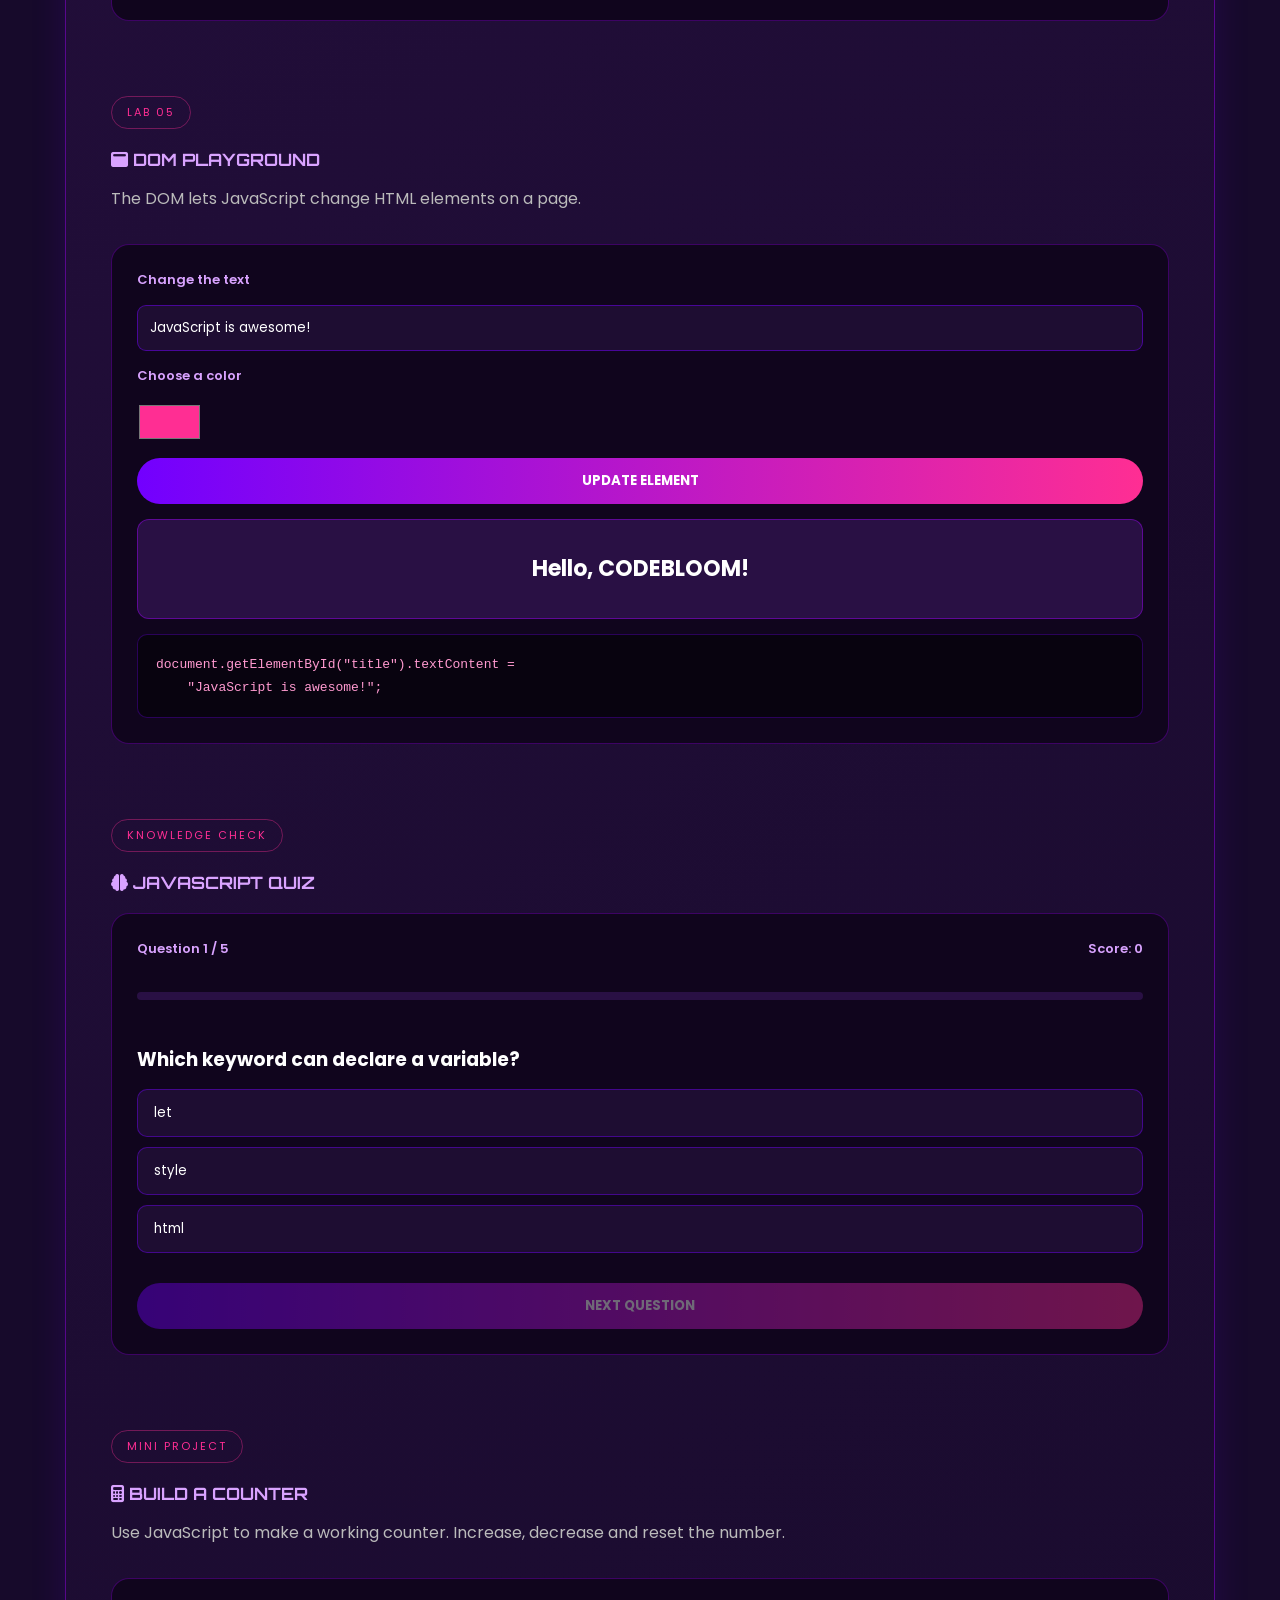
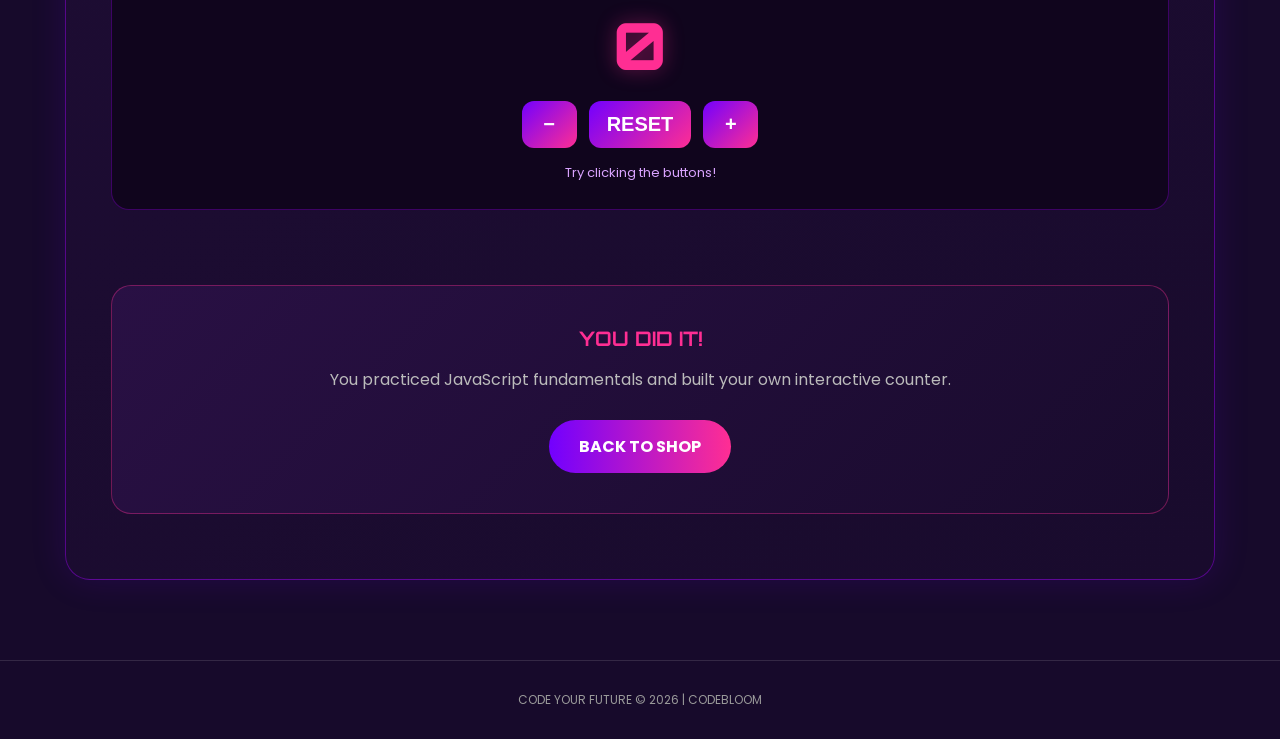
<file: signin/code3.html>
<!DOCTYPE html>
<html lang="en">
<head>
    <meta charset="UTF-8">
    <meta name="viewport" content="width=device-width, initial-scale=1.0">
    <title>JavaScript Essentials | CODEBLOOM</title>

    <link rel="stylesheet" href="code-details.css">
    <link rel="stylesheet" href="https://cdnjs.cloudflare.com/ajax/libs/font-awesome/6.5.2/css/all.min.css">
    <link href="https://fonts.googleapis.com/css2?family=Orbitron:wght@400;600;700;800&family=Poppins:wght@300;400;500;600&display=swap" rel="stylesheet">
</head>
<body class="js-course">

<nav class="navbar">
    <a href="home.html" class="logo"></a>CODE<span>BLOOM</span></a>
    <a href="shop.html#products" class="back-link"><i class="fa-solid fa-arrow-left"></i> Back to Shop</a>
</nav>

<main class="details-container">

    <span class="tag">JAVASCRIPT COLLECTION</span>
    <h1>JAVASCRIPT <span>ESSENTIALS</span></h1>

    <p class="description">
        Make your websites interactive!
        Learn JavaScript by experimenting with real code and creating small projects.
    </p>

    <div class="course-stats">
        <div><strong>05</strong><span>Interactive Labs</span></div>
        <div><strong>05</strong><span>Quiz Questions</span></div>
        <div><strong>01</strong><span>Mini Project</span></div>
    </div>

    <section class="learning-section">
        <span class="tag">LAB 01</span>
        <h2><i class="fa-solid fa-box"></i> VARIABLES PLAYGROUND</h2>
        <p class="description">A variable stores information. Change the values and see the result.</p>

        <div class="lab-panel">
            <label for="studentName">Your name</label>
            <input type="text" id="studentName" value="Alex">

            <label for="studentAge">Your age</label>
            <input type="number" id="studentAge" value="15" min="1" max="120">

            <button class="lab-button" id="runVariables">RUN CODE</button>

            <div class="output-box" id="variableOutput">Your result will appear here...</div>

            <pre class="code-example">let name = "Alex";
let age = 15;

console.log(name);
console.log(age);</pre>
        </div>
    </section>

    <section class="learning-section">
        <span class="tag">LAB 02</span>
        <h2><i class="fa-solid fa-gears"></i> FUNCTIONS LAB</h2>
        <p class="description">A function is a reusable block of code that performs a task.</p>

        <div class="lab-panel">
            <label for="functionName">Enter your name</label>
            <input type="text" id="functionName" placeholder="Write your name">

            <button class="lab-button" id="runFunction">CALL FUNCTION</button>

            <div class="output-box" id="functionOutput">Waiting for function...</div>

            <pre class="code-example">function welcome(name) {
    return "Welcome, " + name + "!";
}

welcome("Alex");</pre>
        </div>
    </section>

    <section class="learning-section">
        <span class="tag">LAB 03</span>
        <h2><i class="fa-solid fa-code-branch"></i> IF / ELSE CHALLENGE</h2>
        <p class="description">Conditions allow JavaScript to make decisions.</p>

        <div class="lab-panel">
            <label for="gradeInput">Enter a grade (1–5)</label>
            <input type="number" id="gradeInput" min="1" max="5" value="4">

            <button class="lab-button" id="checkGrade">CHECK GRADE</button>
            <div class="output-box" id="gradeOutput">Your result will appear here...</div>

            <pre class="code-example">if (grade >= 3) {
    console.log("You passed!");
} else {
    console.log("Try again!");
}</pre>
        </div>
    </section>

    <section class="learning-section">
        <span class="tag">LAB 04</span>
        <h2><i class="fa-solid fa-repeat"></i> LOOPS & ARRAYS</h2>
        <p class="description">Arrays store multiple values. Loops let you repeat an action.</p>

        <div class="lab-panel">
            <label for="arrayInput">Enter words separated by commas</label>
            <input type="text" id="arrayInput" value="HTML, CSS, JavaScript">

            <button class="lab-button" id="runArray">RUN LOOP</button>
            <div class="output-box" id="arrayOutput">Your list will appear here...</div>

            <pre class="code-example">let skills = ["HTML", "CSS", "JavaScript"];

for (let skill of skills) {
    console.log(skill);
}</pre>
        </div>
    </section>

    <section class="learning-section">
        <span class="tag">LAB 05</span>
        <h2><i class="fa-solid fa-window-maximize"></i> DOM PLAYGROUND</h2>
        <p class="description">The DOM lets JavaScript change HTML elements on a page.</p>

        <div class="lab-panel">
            <label for="domText">Change the text</label>
            <input type="text" id="domText" value="JavaScript is awesome!">

            <label for="domColor">Choose a color</label>
            <input type="color" id="domColor" value="#ff2e93">

            <button class="lab-button" id="updateDom">UPDATE ELEMENT</button>

            <div class="dom-preview" id="domPreview">Hello, CODEBLOOM!</div>

            <pre class="code-example">document.getElementById("title").textContent =
    "JavaScript is awesome!";</pre>
        </div>
    </section>

    <section class="learning-section">
        <span class="tag">KNOWLEDGE CHECK</span>
        <h2><i class="fa-solid fa-brain"></i> JAVASCRIPT QUIZ</h2>

        <div class="lab-panel">
            <div class="quiz-top">
                <span id="jsQuestionNumber">Question 1 / 5</span>
                <span id="jsScore">Score: 0</span>
            </div>

            <div class="progress-track">
                <div id="jsProgress" class="progress-fill"></div>
            </div>

            <h3 id="jsQuestion">What keyword declares a variable?</h3>
            <div id="jsAnswers" class="answer-list"></div>
            <p id="jsFeedback" class="feedback"></p>
            <button id="jsNext" class="lab-button" disabled>NEXT QUESTION</button>
        </div>
    </section>

    <section class="learning-section">
        <span class="tag">MINI PROJECT</span>
        <h2><i class="fa-solid fa-calculator"></i> BUILD A COUNTER</h2>
        <p class="description">Use JavaScript to make a working counter. Increase, decrease and reset the number.</p>

        <div class="lab-panel counter-panel">
            <div id="counterNumber">0</div>

            <div class="counter-buttons">
                <button id="decreaseCounter">−</button>
                <button id="resetCounter">RESET</button>
                <button id="increaseCounter">+</button>
            </div>

            <p class="feedback" id="counterMessage">Try clicking the buttons!</p>
        </div>
    </section>

    <div class="course-ending">
        <h2>YOU DID IT!</h2>
        <p>You practiced JavaScript fundamentals and built your own interactive counter.</p>
        <a href="shop.html" class="buy-btn">BACK TO SHOP</a>
    </div>

</main>

<footer>CODE YOUR FUTURE © 2026 | CODEBLOOM</footer>

<script>
document.getElementById("runVariables").addEventListener("click", () => {
    const name = document.getElementById("studentName").value.trim();
    const age = Number(document.getElementById("studentAge").value);
    const output = document.getElementById("variableOutput");

    if (!name || !age || age < 1 || age > 120) {
        output.textContent = "Please enter a valid name and age.";
        return;
    }

    output.textContent = `Hello ${name}! You are ${age} years old.`;
});

document.getElementById("runFunction").addEventListener("click", () => {
    const name = document.getElementById("functionName").value.trim();
    const output = document.getElementById("functionOutput");

    function welcome(person) {
        return "Welcome to CODEBLOOM, " + person + "!";
    }

    output.textContent = name ? welcome(name) : "Please enter your name first.";
});

document.getElementById("checkGrade").addEventListener("click", () => {
    const grade = Number(document.getElementById("gradeInput").value);
    const output = document.getElementById("gradeOutput");

    if (!Number.isInteger(grade) || grade < 1 || grade > 5) {
        output.textContent = "Enter a grade between 1 and 5.";
    } else if (grade >= 3) {
        output.textContent = "You passed! Great work!";
    } else {
        output.textContent = "Keep practicing. You can do it!";
    }
});

document.getElementById("runArray").addEventListener("click", () => {
    const words = document.getElementById("arrayInput").value
        .split(",")
        .map(word => word.trim())
        .filter(word => word !== "");

    const output = document.getElementById("arrayOutput");
    output.innerHTML = "";

    if (words.length === 0) {
        output.textContent = "Enter at least one word.";
        return;
    }

    words.forEach((word, index) => {
        const line = document.createElement("p");
        line.textContent = `${index + 1}. ${word}`;
        output.appendChild(line);
    });
});

document.getElementById("updateDom").addEventListener("click", () => {
    const text = document.getElementById("domText").value;
    const color = document.getElementById("domColor").value;
    const preview = document.getElementById("domPreview");

    preview.textContent = text || "Write something first!";
    preview.style.color = color;
});

const jsQuestions = [
    {q:"Which keyword can declare a variable?",a:["let","style","html"],c:0},
    {q:"Which symbol is used for a single-line comment?",a:["<!-- -->","//","**"],c:1},
    {q:"What does a function do?",a:["Stores images","Repeats CSS","Performs a reusable task"],c:2},
    {q:"Which method selects an element by its ID?",a:["getElementById()","getColor()","selectClass()"],c:0},
    {q:"Which loop can repeat through an array?",a:["if","for","switch"],c:1}
];

let jsIndex = 0;
let jsPoints = 0;
let jsAnswered = false;

function showJsQuestion() {
    jsAnswered = false;
    const q = jsQuestions[jsIndex];

    document.getElementById("jsQuestionNumber").textContent = `Question ${jsIndex + 1} / 5`;
    document.getElementById("jsScore").textContent = `Score: ${jsPoints}`;
    document.getElementById("jsQuestion").textContent = q.q;
    document.getElementById("jsProgress").style.width = (jsIndex / 5 * 100) + "%";
    document.getElementById("jsFeedback").textContent = "";
    document.getElementById("jsNext").disabled = true;
    document.getElementById("jsNext").textContent = jsIndex === 4 ? "SEE RESULT" : "NEXT QUESTION";

    const answers = document.getElementById("jsAnswers");
    answers.innerHTML = "";

    q.a.forEach((answer, index) => {
        const button = document.createElement("button");
        button.className = "answer-option";
        button.textContent = answer;
        button.addEventListener("click", () => chooseJsAnswer(index, button));
        answers.appendChild(button);
    });
}

function chooseJsAnswer(index, selectedButton) {
    if (jsAnswered) return;
    jsAnswered = true;

    const correct = jsQuestions[jsIndex].c;
    const buttons = document.querySelectorAll("#jsAnswers button");

    buttons.forEach((button, i) => {
        button.disabled = true;
        if (i === correct) button.classList.add("correct");
    });

    if (index === correct) {
        jsPoints++;
        document.getElementById("jsFeedback").textContent = "Correct answer! +1 point";
    } else {
        selectedButton.classList.add("wrong");
        document.getElementById("jsFeedback").textContent = "Not quite! The correct answer is highlighted.";
    }

    document.getElementById("jsScore").textContent = `Score: ${jsPoints}`;
    document.getElementById("jsNext").disabled = false;
}

document.getElementById("jsNext").addEventListener("click", () => {
    if (jsIndex < 4) {
        jsIndex++;
        showJsQuestion();
    } else {
        document.getElementById("jsQuestion").textContent = `You scored ${jsPoints} out of 5!`;
        document.getElementById("jsAnswers").innerHTML = "";
        document.getElementById("jsFeedback").textContent = "Great work! You can play again to improve your score.";
        document.getElementById("jsProgress").style.width = "100%";
        document.getElementById("jsNext").textContent = "PLAY AGAIN";
        document.getElementById("jsNext").onclick = () => {
            jsIndex = 0;
            jsPoints = 0;
            showJsQuestion();
            document.getElementById("jsNext").onclick = null;
        };
    }
});
showJsQuestion();

let counter = 0;
const counterNumber = document.getElementById("counterNumber");

function updateCounter(message) {
    counterNumber.textContent = counter;
    document.getElementById("counterMessage").textContent = message;
}

document.getElementById("increaseCounter").addEventListener("click", () => {
    counter++;
    updateCounter("Number increased!");
});

document.getElementById("decreaseCounter").addEventListener("click", () => {
    counter--;
    updateCounter("Number decreased!");
});

document.getElementById("resetCounter").addEventListener("click", () => {
    counter = 0;
    updateCounter("Counter reset!");
});
</script>

</body>
</html>
</file>
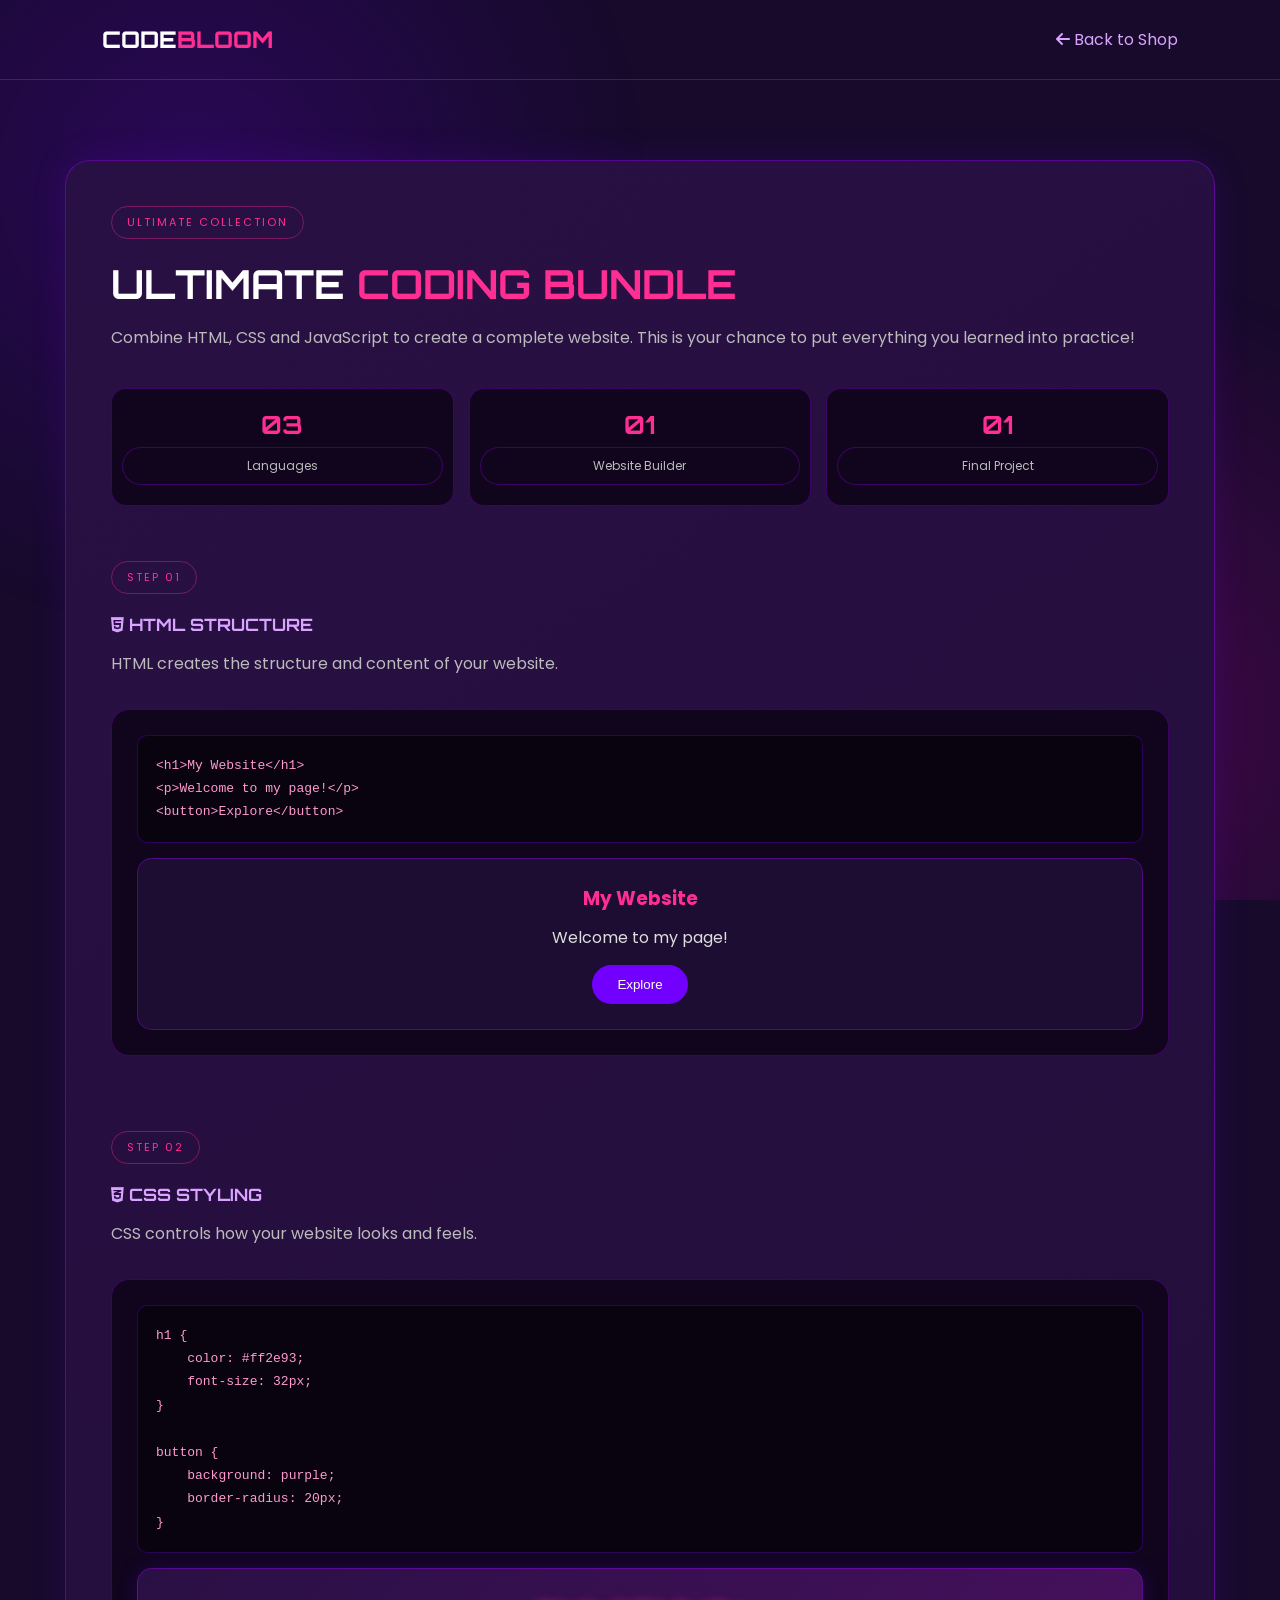
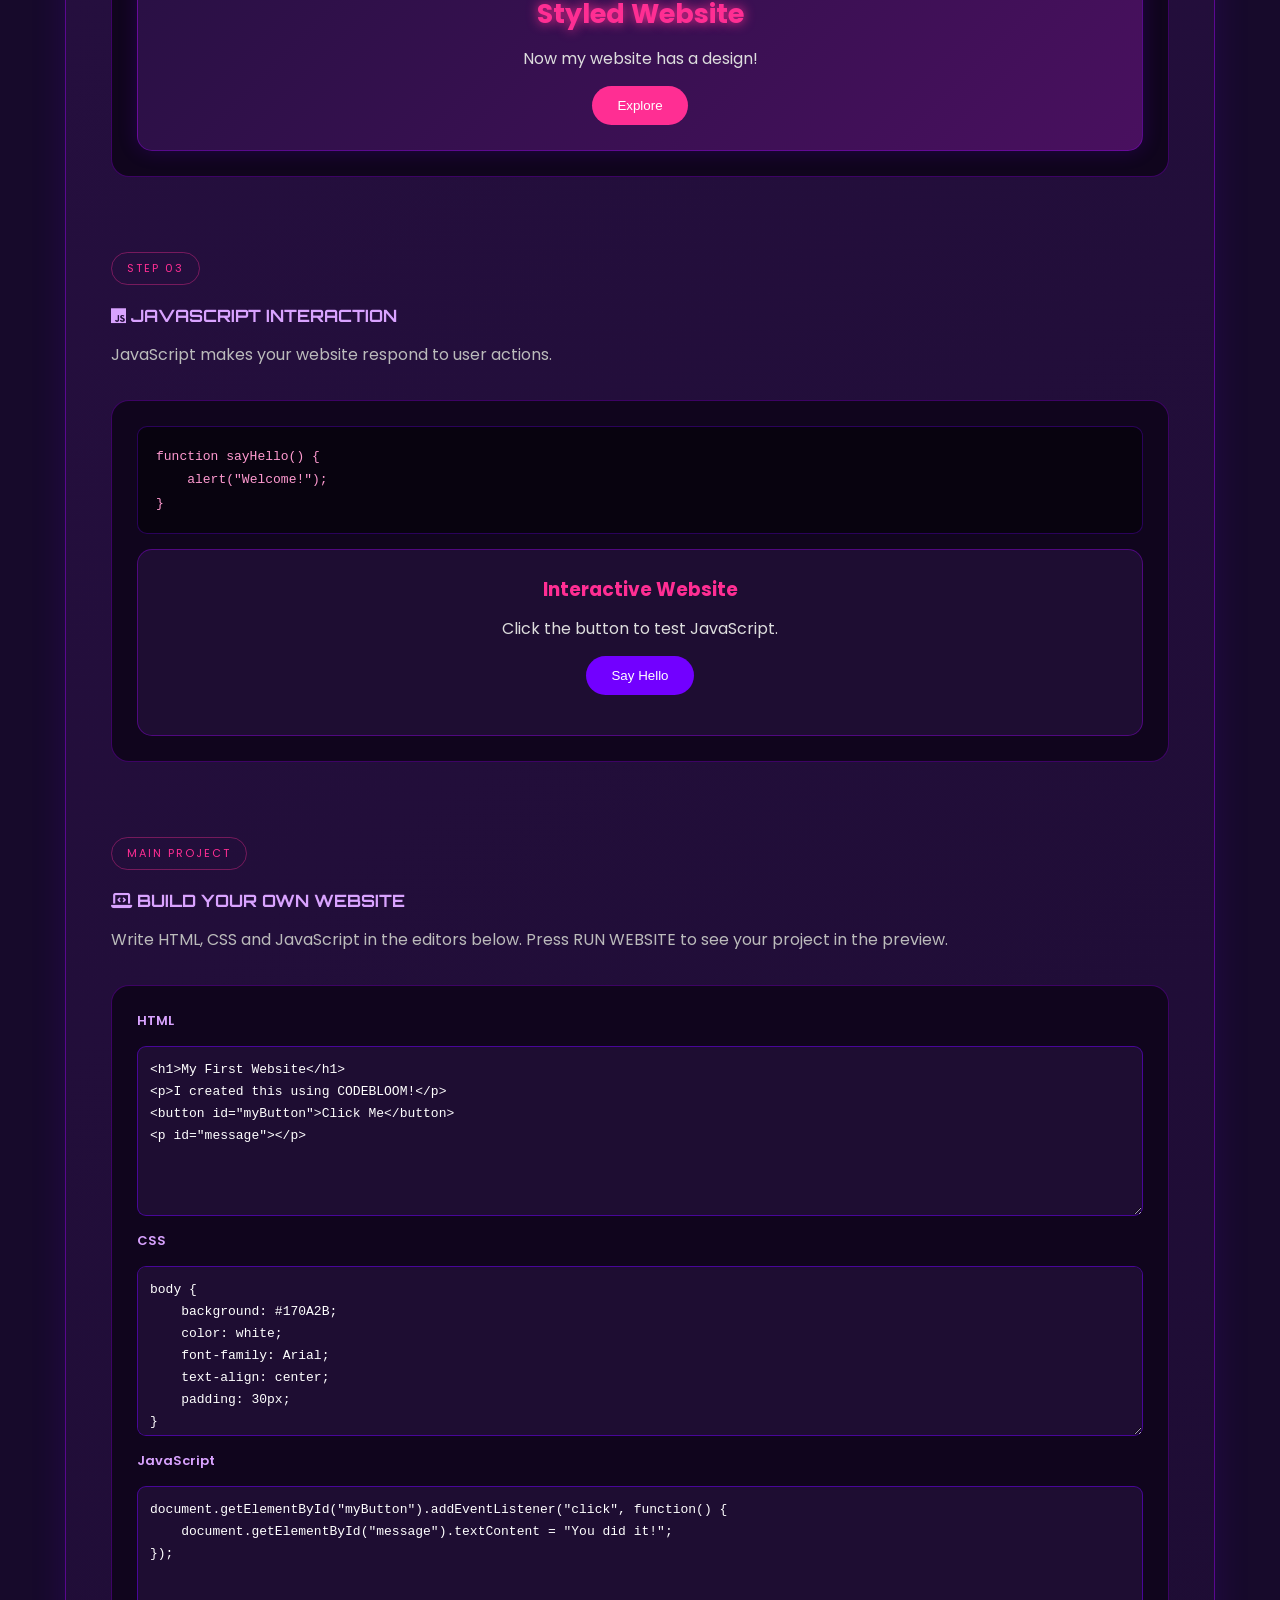
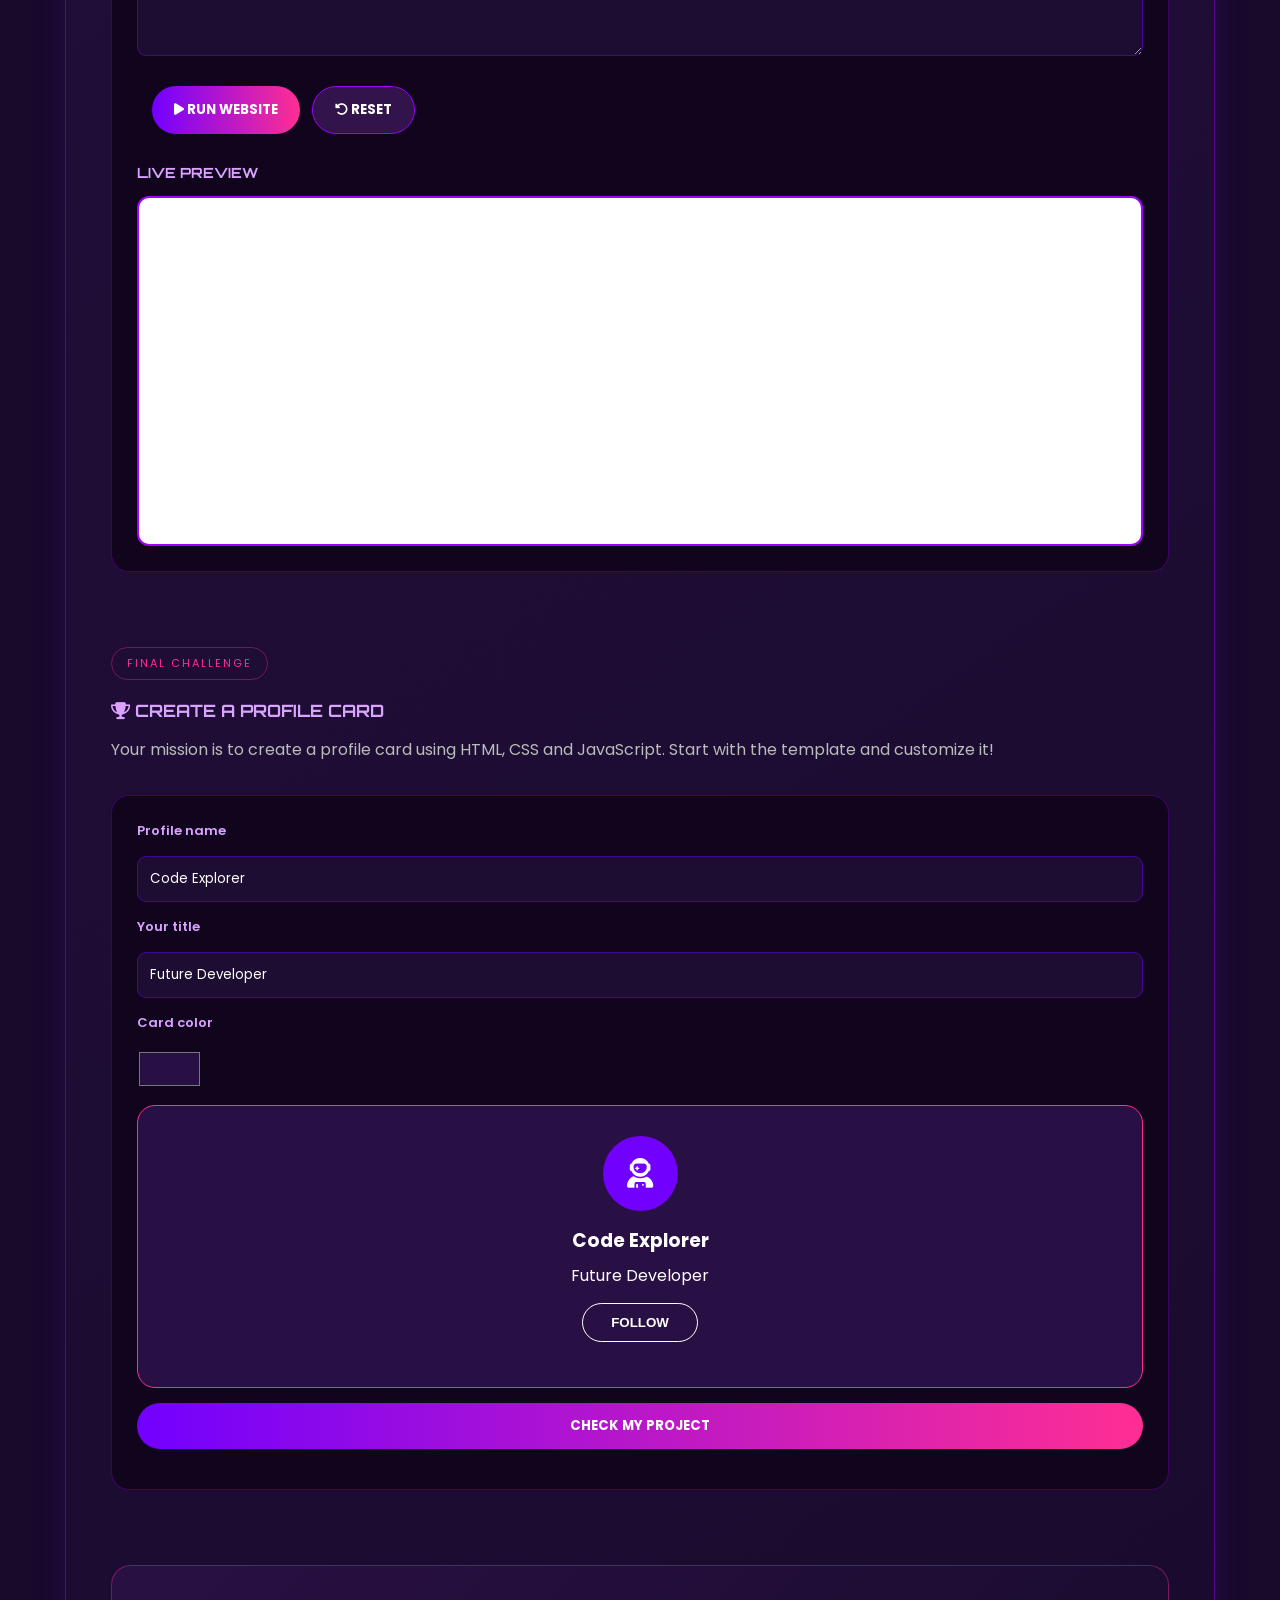
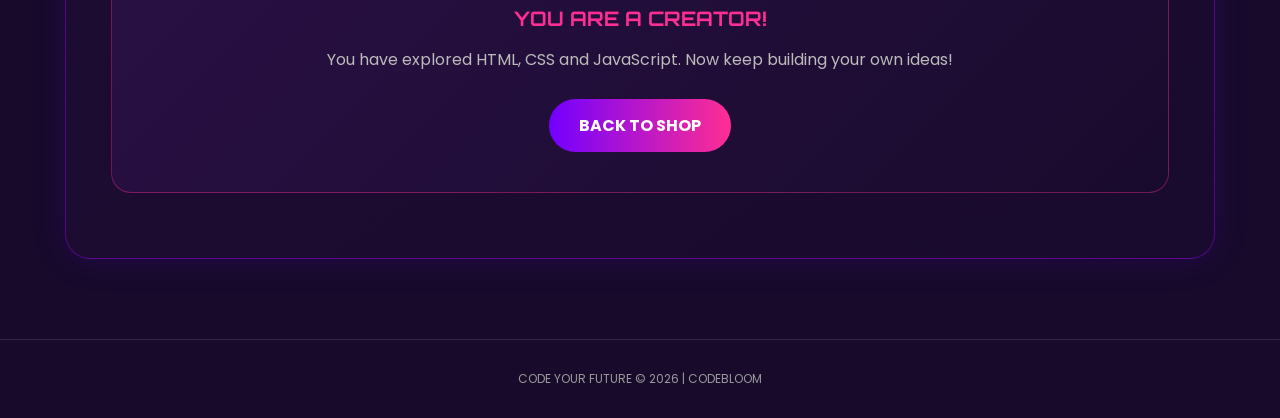
<file: signin/code4.html>
<!DOCTYPE html>
<html lang="en">
<head>
    <meta charset="UTF-8">
    <meta name="viewport" content="width=device-width, initial-scale=1.0">
    <title>Ultimate Coding Bundle | CODEBLOOM</title>

    <link rel="stylesheet" href="code-details.css">
    <link rel="stylesheet" href="https://cdnjs.cloudflare.com/ajax/libs/font-awesome/6.5.2/css/all.min.css">
    <link href="https://fonts.googleapis.com/css2?family=Orbitron:wght@400;600;700;800&family=Poppins:wght@300;400;500;600&display=swap" rel="stylesheet">
</head>
<body class="bundle-course">

<nav class="navbar">
    <a href="home.html" class="logo">CODE<span>BLOOM</span></a>
    <a href="shop.html#products" class="back-link"><i class="fa-solid fa-arrow-left"></i> Back to Shop</a>
</nav>

<main class="details-container">

    <span class="tag">ULTIMATE COLLECTION</span>
    <h1>ULTIMATE <span>CODING BUNDLE</span></h1>

    <p class="description">
        Combine HTML, CSS and JavaScript to create a complete website.
        This is your chance to put everything you learned into practice!
    </p>

    <div class="course-stats">
        <div><strong>03</strong><span>Languages</span></div>
        <div><strong>01</strong><span>Website Builder</span></div>
        <div><strong>01</strong><span>Final Project</span></div>
    </div>

    <section class="learning-section">
        <span class="tag">STEP 01</span>
        <h2><i class="fa-brands fa-html5"></i> HTML STRUCTURE</h2>
        <p class="description">HTML creates the structure and content of your website.</p>

        <div class="lab-panel">
            <pre class="code-example">&lt;h1&gt;My Website&lt;/h1&gt;
&lt;p&gt;Welcome to my page!&lt;/p&gt;
&lt;button&gt;Explore&lt;/button&gt;</pre>

            <div class="bundle-demo">
                <h3>My Website</h3>
                <p>Welcome to my page!</p>
                <button type="button">Explore</button>
            </div>
        </div>
    </section>

    <section class="learning-section">
        <span class="tag">STEP 02</span>
        <h2><i class="fa-brands fa-css3-alt"></i> CSS STYLING</h2>
        <p class="description">CSS controls how your website looks and feels.</p>

        <div class="lab-panel">
            <pre class="code-example">h1 {
    color: #ff2e93;
    font-size: 32px;
}

button {
    background: purple;
    border-radius: 20px;
}</pre>

            <div class="bundle-demo css-demo">
                <h3>Styled Website</h3>
                <p>Now my website has a design!</p>
                <button type="button">Explore</button>
            </div>
        </div>
    </section>

    <section class="learning-section">
        <span class="tag">STEP 03</span>
        <h2><i class="fa-brands fa-js"></i> JAVASCRIPT INTERACTION</h2>
        <p class="description">JavaScript makes your website respond to user actions.</p>

        <div class="lab-panel">
            <pre class="code-example">function sayHello() {
    alert("Welcome!");
}</pre>

            <div class="bundle-demo">
                <h3>Interactive Website</h3>
                <p>Click the button to test JavaScript.</p>
                <button type="button" id="helloButton">Say Hello</button>
                <p id="helloResult" class="feedback"></p>
            </div>
        </div>
    </section>

    <section class="learning-section">
        <span class="tag">MAIN PROJECT</span>
        <h2><i class="fa-solid fa-laptop-code"></i> BUILD YOUR OWN WEBSITE</h2>

        <p class="description">
            Write HTML, CSS and JavaScript in the editors below.
            Press RUN WEBSITE to see your project in the preview.
        </p>

        <div class="lab-panel">
            <label for="projectHtml">HTML</label>
            <textarea id="projectHtml" class="project-editor" spellcheck="false"><h1>My First Website</h1>
<p>I created this using CODEBLOOM!</p>
<button id="myButton">Click Me</button>
<p id="message"></p></textarea>

            <label for="projectCss">CSS</label>
            <textarea id="projectCss" class="project-editor" spellcheck="false">body {
    background: #170A2B;
    color: white;
    font-family: Arial;
    text-align: center;
    padding: 30px;
}

h1 {
    color: #FF2E93;
}

button {
    background: #7200FF;
    color: white;
    padding: 12px 25px;
    border: none;
    border-radius: 20px;
    cursor: pointer;
}</textarea>

            <label for="projectJs">JavaScript</label>
            <textarea id="projectJs" class="project-editor" spellcheck="false">document.getElementById("myButton").addEventListener("click", function() {
    document.getElementById("message").textContent = "You did it!";
});</textarea>

            <div class="editor-buttons">
                <button class="lab-button" id="runProject"><i class="fa-solid fa-play"></i> RUN WEBSITE</button>
                <button class="lab-button secondary-button" id="resetProject"><i class="fa-solid fa-rotate-left"></i> RESET</button>
            </div>

            <h3 class="preview-heading">LIVE PREVIEW</h3>
            <iframe id="projectPreview" class="project-preview" title="Your website preview" sandbox="allow-scripts"></iframe>
        </div>
    </section>

    <section class="learning-section">
        <span class="tag">FINAL CHALLENGE</span>
        <h2><i class="fa-solid fa-trophy"></i> CREATE A PROFILE CARD</h2>
        <p class="description">
            Your mission is to create a profile card using HTML, CSS and JavaScript.
            Start with the template and customize it!
        </p>

        <div class="lab-panel">
            <label for="profileName">Profile name</label>
            <input type="text" id="profileName" value="Code Explorer">

            <label for="profileRole">Your title</label>
            <input type="text" id="profileRole" value="Future Developer">

            <label for="profileColor">Card color</label>
            <input type="color" id="profileColor" value="#291044">

            <div class="profile-preview" id="profilePreview">
                <div class="profile-icon"><i class="fa-solid fa-user-astronaut"></i></div>
                <h3 id="profileNamePreview">Code Explorer</h3>
                <p id="profileRolePreview">Future Developer</p>
                <button type="button" id="profileFollow">FOLLOW</button>
                <p id="profileFollowMessage"></p>
            </div>

            <button class="lab-button" id="checkProfile">CHECK MY PROJECT</button>
            <p class="feedback" id="profileResult"></p>
        </div>
    </section>

    <div class="course-ending">
        <h2>YOU ARE A CREATOR!</h2>
        <p>You have explored HTML, CSS and JavaScript. Now keep building your own ideas!</p>
        <a href="shop.html" class="buy-btn">BACK TO SHOP</a>
    </div>

</main>

<footer>CODE YOUR FUTURE © 2026 | CODEBLOOM</footer>

<script>
document.getElementById("helloButton").addEventListener("click", () => {
    document.getElementById("helloResult").textContent = "Welcome to CODEBLOOM! Keep coding!";
});

const projectHtml = document.getElementById("projectHtml");
const projectCss = document.getElementById("projectCss");
const projectJs = document.getElementById("projectJs");
const projectPreview = document.getElementById("projectPreview");

function runProject() {
    const html = projectHtml.value;
    const css = projectCss.value.replace(/<\/style/gi, "<\\/style");
    const js = projectJs.value.replace(/<\/script/gi, "<\\/script");

    const page = `<!DOCTYPE html>
<html>
<head>
<meta charset="UTF-8">
<style>${css}</style>
</head>
<body>
${html}
<script>
${js}
<\/script>
</body>
</html>`;

    projectPreview.srcdoc = page;
}

document.getElementById("runProject").addEventListener("click", runProject);

const originalHtml = projectHtml.value;
const originalCss = projectCss.value;
const originalJs = projectJs.value;

document.getElementById("resetProject").addEventListener("click", () => {
    projectHtml.value = originalHtml;
    projectCss.value = originalCss;
    projectJs.value = originalJs;
    runProject();
});

runProject();

const profileName = document.getElementById("profileName");
const profileRole = document.getElementById("profileRole");
const profileColor = document.getElementById("profileColor");
const profilePreview = document.getElementById("profilePreview");

function updateProfile() {
    document.getElementById("profileNamePreview").textContent =
        profileName.value || "Your Name";

    document.getElementById("profileRolePreview").textContent =
        profileRole.value || "Your Title";

    profilePreview.style.background = profileColor.value;
}

[profileName, profileRole, profileColor].forEach(input => {
    input.addEventListener("input", updateProfile);
});
updateProfile();

let isFollowing = false;

document.getElementById("profileFollow").addEventListener("click", () => {
    isFollowing = !isFollowing;
    document.getElementById("profileFollow").textContent =
        isFollowing ? "FOLLOWING" : "FOLLOW";

    document.getElementById("profileFollowMessage").textContent =
        isFollowing ? "You are now following this profile!" : "You unfollowed this profile.";
});

document.getElementById("checkProfile").addEventListener("click", () => {
    const result = document.getElementById("profileResult");

    if (profileName.value.trim() &&
        profileRole.value.trim() &&
        profileColor.value.toLowerCase() !== "#000000") {
        result.textContent = "Amazing! Your profile card is complete. +10 points!";
    } else {
        result.textContent = "Add a name, a title and choose a card color to complete the challenge.";
    }
});
</script>

</body>
</html>
</file>
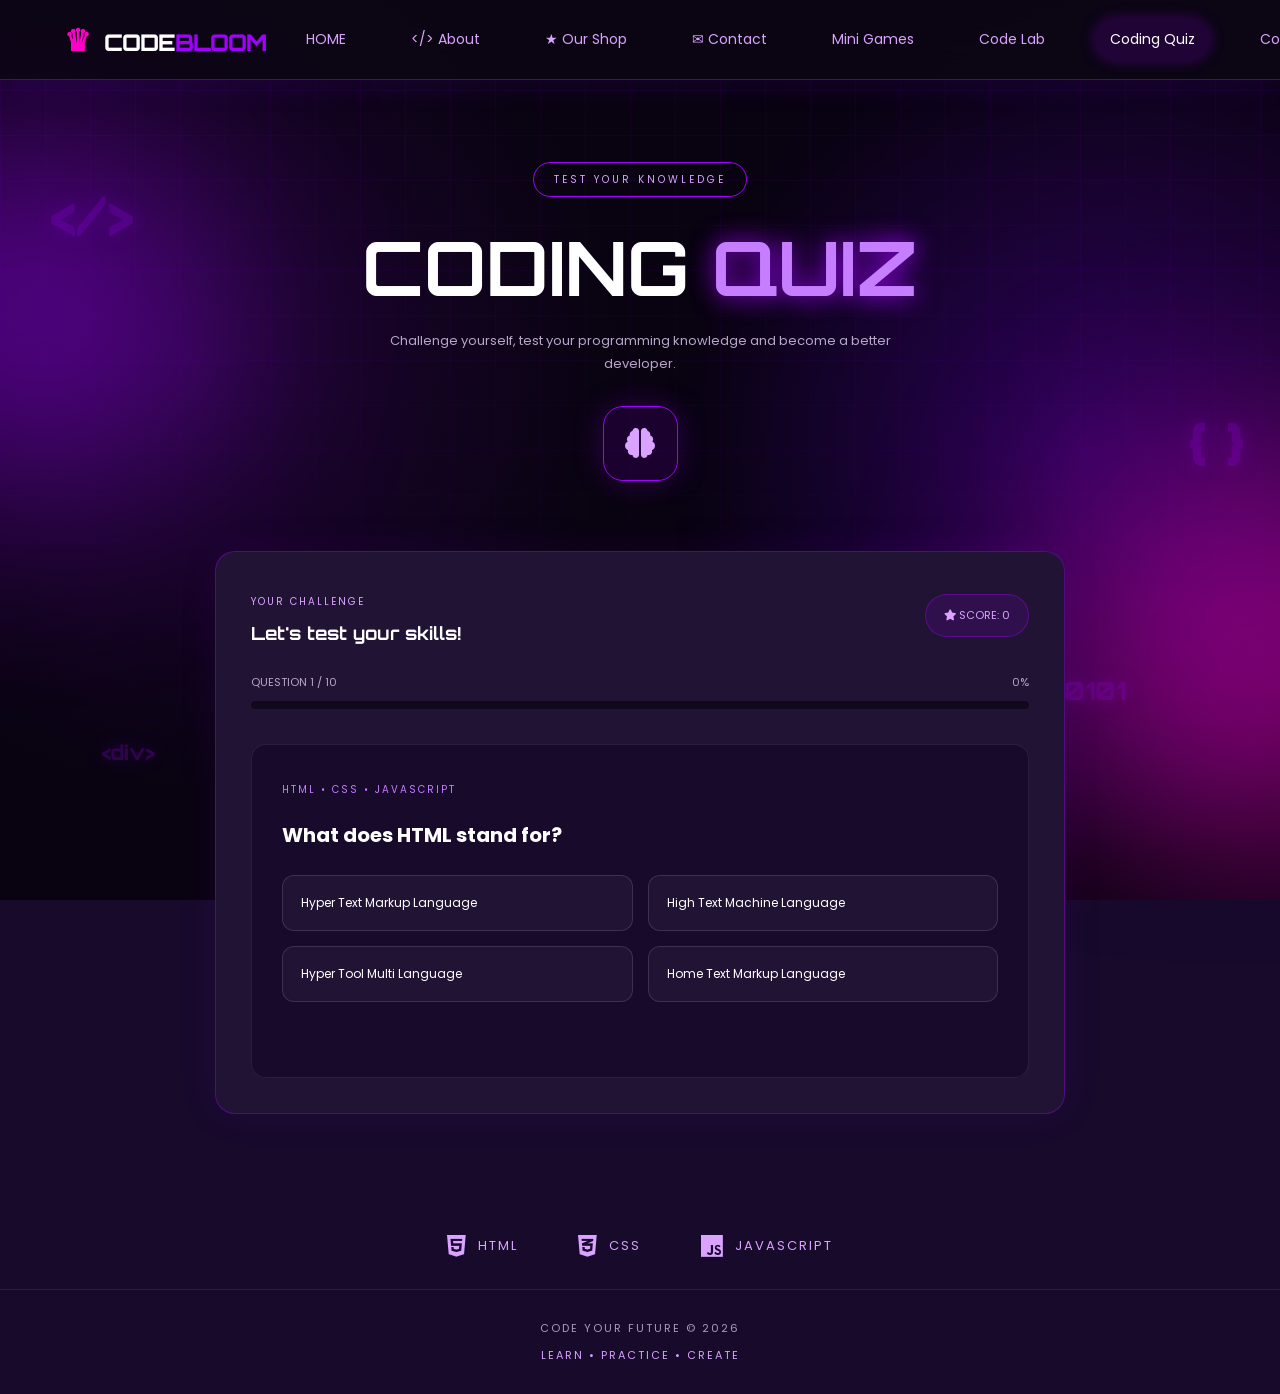
<file: signin/coding-quiz.html>
<!DOCTYPE html>
<html lang="en">

<head>
    <meta charset="UTF-8">
    <meta name="viewport" content="width=device-width, initial-scale=1.0">

    <title>Coding Quiz | CODEBLOOM</title>

    <link rel="stylesheet" href="coding-quiz.css">
    <link rel="stylesheet" href="navbar.css">

    <link href="https://fonts.googleapis.com/css2?family=Orbitron:wght@400;500;600;700;800&family=Poppins:wght@300;400;500;600;700&display=swap" rel="stylesheet">

    <link rel="stylesheet" href="https://cdnjs.cloudflare.com/ajax/libs/font-awesome/6.5.0/css/all.min.css">

</head>

<body>
    <main>

        <section class="hero">

            <span class="tag">TEST YOUR KNOWLEDGE</span>

            <h1>CODING <span>QUIZ</span></h1>

            <p>
                Challenge yourself, test your programming knowledge
                and become a better developer.
            </p>

            <div class="quiz-icon">
                <i class="fa-solid fa-brain"></i>
            </div>

        </section>


        <section class="quiz-container">

            <div class="quiz-top">

                <div>
                    <span class="question-label">YOUR CHALLENGE</span>
                    <h2>Let's test your skills!</h2>
                </div>

                <div class="score-box">
                    <i class="fa-solid fa-star"></i>
                    SCORE: <span id="score">0</span>
                </div>

            </div>


            <div class="progress-container">

                <div class="progress-info">
                    <span id="questionNumber">QUESTION 1 / 10</span>
                    <span id="progressPercent">0%</span>
                </div>

                <div class="progress-bar">
                    <div id="progressFill"></div>
                </div>

            </div>


            <div class="question-box">

                <span class="category">HTML • CSS • JAVASCRIPT</span>

                <h3 id="question">
                    What does HTML stand for?
                </h3>

                <div class="options" id="options">

                    <button class="option" data-answer="0">
                        Hyper Text Markup Language
                    </button>

                    <button class="option" data-answer="1">
                        High Text Machine Language
                    </button>

                    <button class="option" data-answer="2">
                        Hyper Tool Multi Language
                    </button>

                    <button class="option" data-answer="3">
                        Home Text Markup Language
                    </button>

                </div>

                <p id="feedback"></p>

                <button id="nextButton">
                    NEXT QUESTION
                    <i class="fa-solid fa-arrow-right"></i>
                </button>

            </div>


            <div class="quiz-result" id="quizResult">

                <i class="fa-solid fa-trophy"></i>

                <h2>QUIZ COMPLETED!</h2>

                <p>Your final score:</p>

                <h1 id="finalScore">0 / 10</h1>

                <p id="resultMessage"></p>

                <button id="restartButton">
                    <i class="fa-solid fa-rotate"></i>
                    TRY AGAIN
                </button>

            </div>

        </section>


        <section class="quiz-bottom">

            <div>
                <i class="fa-brands fa-html5"></i>
                <span>HTML</span>
            </div>

            <div>
                <i class="fa-brands fa-css3-alt"></i>
                <span>CSS</span>
            </div>

            <div>
                <i class="fa-brands fa-js"></i>
                <span>JAVASCRIPT</span>
            </div>

        </section>

    </main>


    <footer>
        CODE YOUR FUTURE © 2026
        <p>LEARN • PRACTICE • CREATE</p>
    </footer>


    <script src="coding-quiz.js"></script>
    <script src="navbar.js"></script>

</body>
</html>
</file>
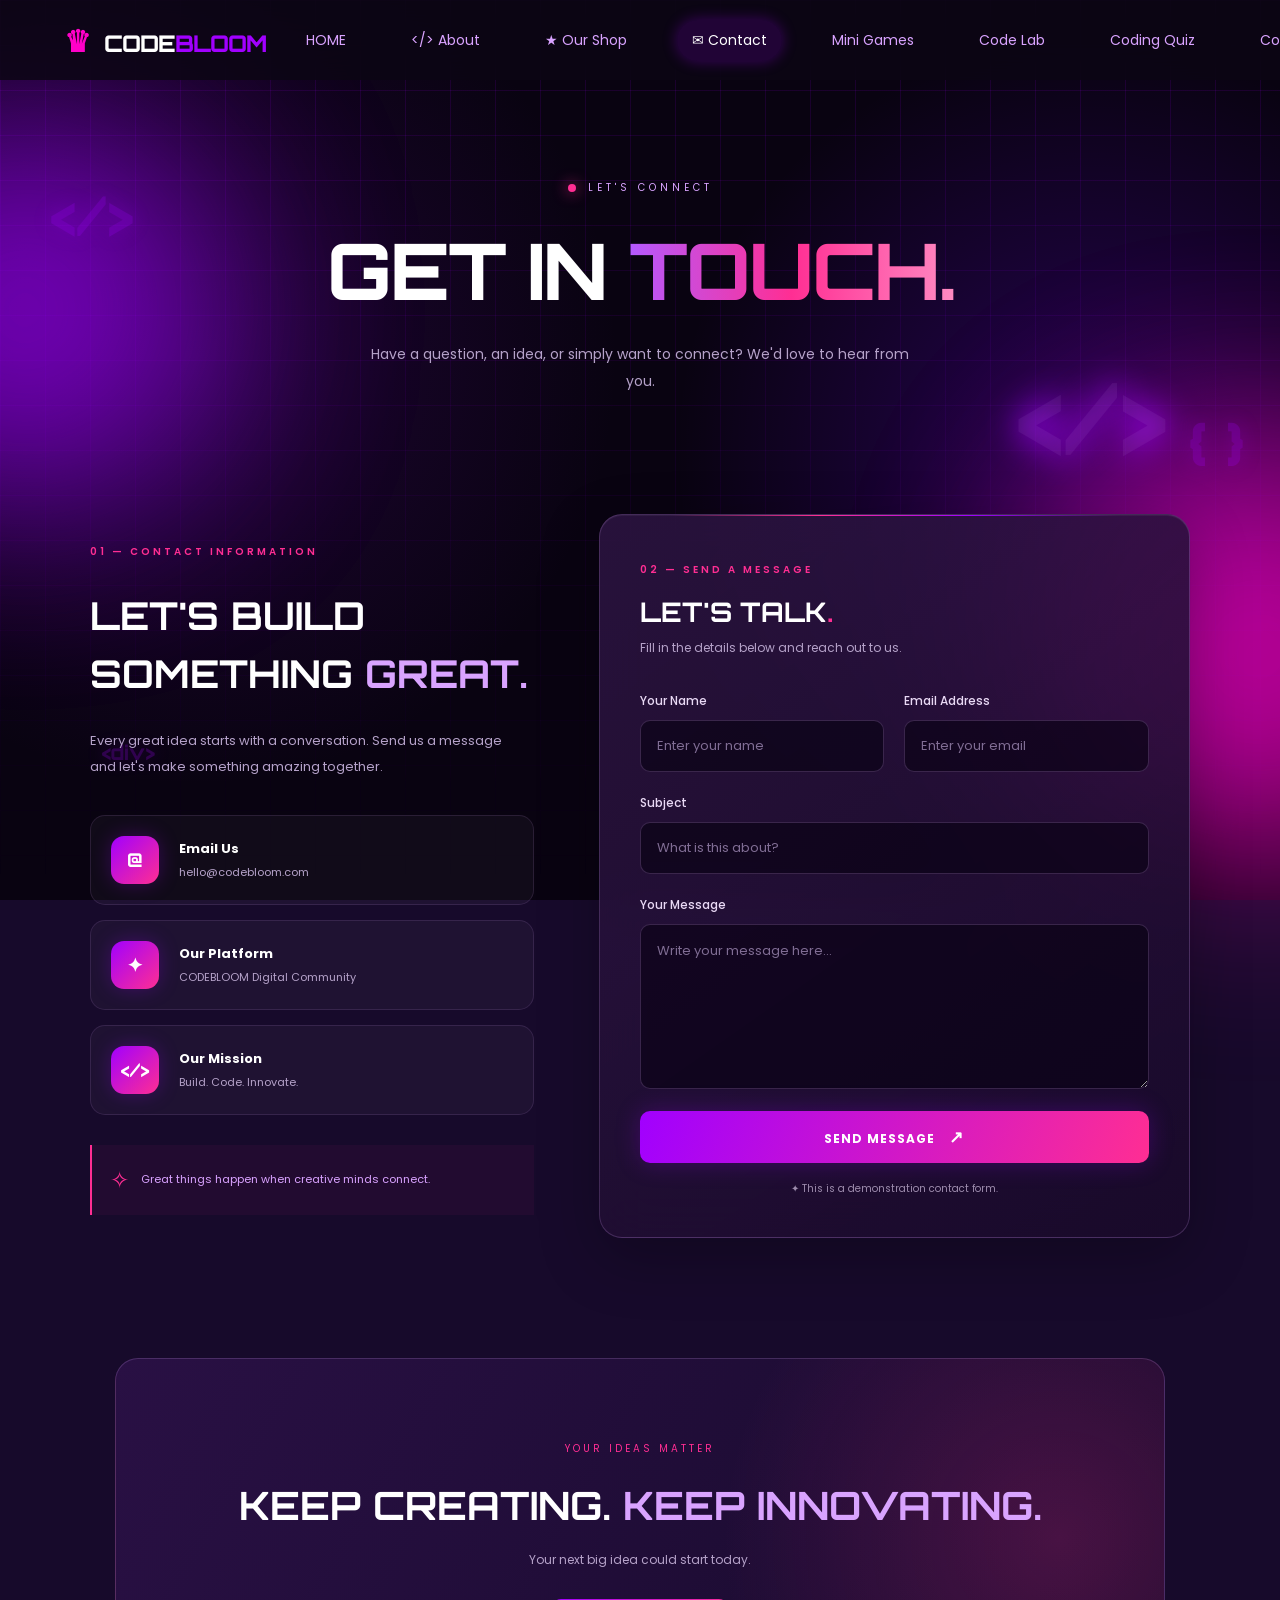
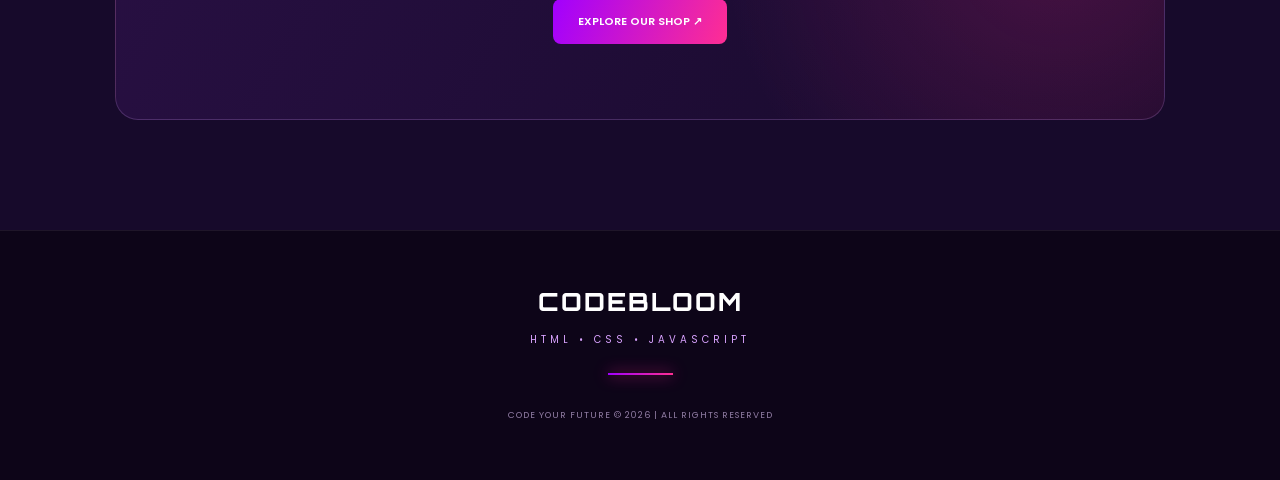
<file: signin/contact.html>
<!DOCTYPE html>
<html lang="en">
<head>
    <meta charset="UTF-8">
    <meta name="viewport" content="width=device-width, initial-scale=1.0">

    <title>Contact Us | CODEBLOOM</title>

    <link rel="stylesheet" href="contact.css">
    <link rel="stylesheet" href="navbar.css">

    <link href="https://fonts.googleapis.com/css2?family=Orbitron:wght@400;500;600;700;800&family=Poppins:wght@300;400;500;600;700&display=swap" rel="stylesheet">
</head>

<body>

    <!-- BACKGROUND EFFECTS -->
    <div class="glow glow-one"></div>
    <div class="glow glow-two"></div>
    <div class="grid-overlay"></div>

    <!-- HERO -->
    <section class="contact-hero">

        <div class="hero-tag">
            <span></span>
            LET'S CONNECT
        </div>

        <h1>
            GET IN <span>TOUCH.</span>
        </h1>

        <p>
            Have a question, an idea, or simply want to connect?
            We'd love to hear from you.
        </p>

        <div class="hero-decoration">&lt;/&gt;</div>

    </section>


    <!-- CONTACT SECTION -->
    <main class="contact-container">

        <!-- LEFT SIDE -->
        <section class="contact-info">

            <span class="section-label">01 — CONTACT INFORMATION</span>

            <h2>
                LET'S BUILD<br>
                SOMETHING <span>GREAT.</span>
            </h2>

            <p class="info-description">
                Every great idea starts with a conversation.
                Send us a message and let's make something amazing together.
            </p>


            <div class="info-card">

                <div class="info-icon">@</div>

                <div>
                    <h3>Email Us</h3>
                    <p>hello@codebloom.com</p>
                </div>

            </div>


            <div class="info-card">

                <div class="info-icon">✦</div>

                <div>
                    <h3>Our Platform</h3>
                    <p>CODEBLOOM Digital Community</p>
                </div>

            </div>


            <div class="info-card">

                <div class="info-icon">&lt;/&gt;</div>

                <div>
                    <h3>Our Mission</h3>
                    <p>Build. Code. Innovate.</p>
                </div>

            </div>


            <div class="contact-note">
                <span>✧</span>
                <p>
                    Great things happen when creative minds connect.
                </p>
            </div>

        </section>


        <!-- RIGHT SIDE - FORM -->
        <section class="contact-form-card">

            <div class="form-heading">
                <span class="section-label">02 — SEND A MESSAGE</span>

                <h2>LET'S TALK<span>.</span></h2>

                <p>Fill in the details below and reach out to us.</p>
            </div>


            <form id="contactForm">

                <div class="input-row">

                    <div class="form-group">
                        <label for="contactName">Your Name</label>

                        <input
                            type="text"
                            id="contactName"
                            name="name"
                            placeholder="Enter your name"
                            autocomplete="name"
                            required
                            minlength="2"
                        >
                    </div>


                    <div class="form-group">
                        <label for="contactEmail">Email Address</label>

                        <input
                            type="email"
                            id="contactEmail"
                            name="email"
                            placeholder="Enter your email"
                            autocomplete="email"
                            required
                        >
                    </div>

                </div>


                <div class="form-group">
                    <label for="contactSubject">Subject</label>

                    <input
                        type="text"
                        id="contactSubject"
                        name="subject"
                        placeholder="What is this about?"
                        required
                        minlength="3"
                    >
                </div>


                <div class="form-group">
                    <label for="contactMessage">Your Message</label>

                    <textarea
                        id="contactMessage"
                        name="message"
                        rows="6"
                        placeholder="Write your message here..."
                        required
                        minlength="10"
                    ></textarea>
                </div>


                <button type="submit" class="send-btn">
                    SEND MESSAGE <span>↗</span>
                </button>

                <p class="form-status" id="formStatus" aria-live="polite"></p>

                <p class="form-note">
                    ✦ This is a demonstration contact form.
                </p>

            </form>

        </section>

    </main>


    <!-- CTA -->
    <section class="contact-cta">

        <span>YOUR IDEAS MATTER</span>

        <h2>KEEP CREATING. <span>KEEP INNOVATING.</span></h2>

        <p>Your next big idea could start today.</p>

        <a href="shop.html" class="cta-btn">
            EXPLORE OUR SHOP ↗
        </a>

    </section>


    <!-- FOOTER -->
    <footer>

        <div class="footer-logo">
            CODE<span>BLOOM</span>
        </div>

        <p>HTML • CSS • JAVASCRIPT</p>

        <div class="footer-line"></div>

        <small>CODE YOUR FUTURE © 2026 | ALL RIGHTS RESERVED</small>

    </footer>


    <!-- DEMO FORM SCRIPT -->
    <script>
        const contactForm = document.getElementById("contactForm");
        const formStatus = document.getElementById("formStatus");

        contactForm.addEventListener("submit", function(event) {

            event.preventDefault();

            formStatus.textContent =
                "Thank you! Your demo message has been submitted.";

            formStatus.classList.add("success");

            contactForm.reset();

        });
    </script>

    <script src="navbar.js"></script>

</body>
</html>
</file>
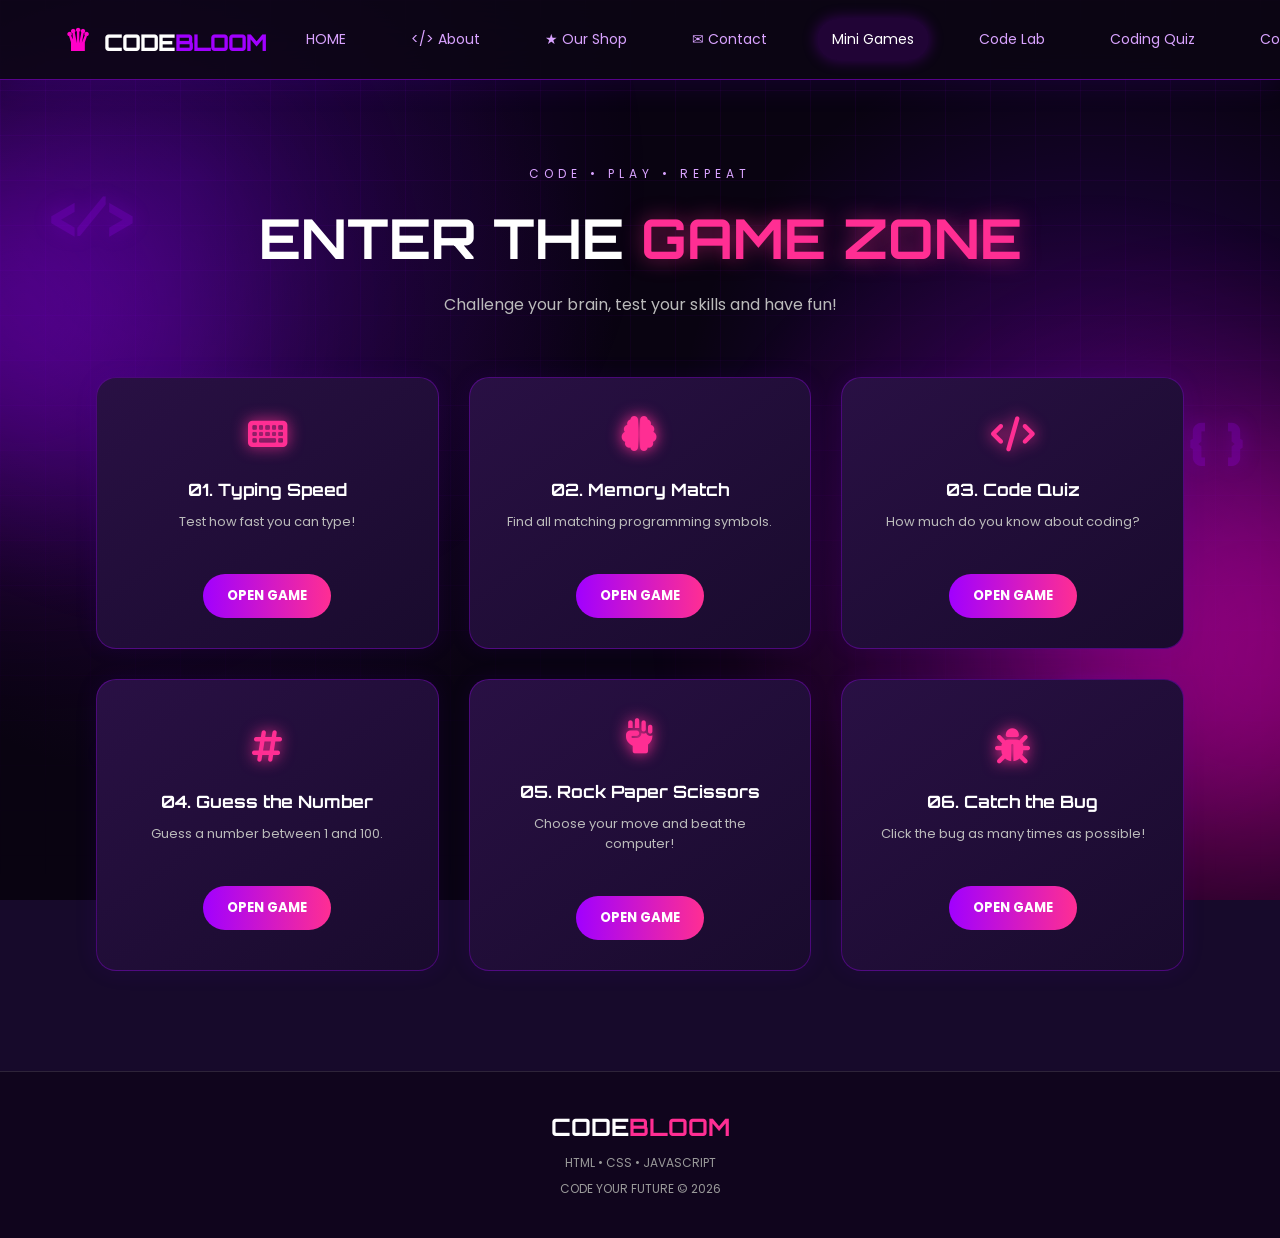
<file: signin/games.html>
<!DOCTYPE html>
<html lang="en">
<head>
    <meta charset="UTF-8">
    <meta name="viewport" content="width=device-width, initial-scale=1.0">

    <title>Mini Games | CODEBLOOM</title>

    <link rel="stylesheet" href="games.css">
    <link rel="stylesheet" href="navbar.css">

    <link rel="preconnect" href="https://fonts.googleapis.com">
    <link href="https://fonts.googleapis.com/css2?family=Orbitron:wght@400;500;600;700;800&family=Poppins:wght@300;400;500;600;700&display=swap" rel="stylesheet">

    <link rel="stylesheet" href="https://cdnjs.cloudflare.com/ajax/libs/font-awesome/6.5.2/css/all.min.css">
</head>

<body>

    <header class="hero">
        <p class="small-title">CODE • PLAY • REPEAT</p>
        <h1>ENTER THE <span>GAME ZONE</span></h1>
        <p>Challenge your brain, test your skills and have fun!</p>
    </header>

    <main class="games-container">

        <!-- GAME 1: TYPING SPEED -->

        <section class="game-card">
            <div class="game-icon"><i class="fa-solid fa-keyboard"></i></div>

            <h2>01. Typing Speed</h2>
            <p class="game-description">Test how fast you can type!</p>

            <div class="typing-text" id="typingText">
                Code your dreams and create your future.
            </div>

            <textarea id="typingInput" placeholder="Start typing here..."></textarea>

            <div class="game-info">
                <span>Time: <b id="typingTime">30</b>s</span>
                <span>WPM: <b id="wpm">0</b></span>
            </div>

            <p id="typingResult" class="result"></p>

            <button class="game-btn" id="typingStart">START</button>
        </section>

        <!-- GAME 2: MEMORY MATCH -->

        <section class="game-card">
            <div class="game-icon"><i class="fa-solid fa-brain"></i></div>

            <h2>02. Memory Match</h2>
            <p class="game-description">Find all matching programming symbols.</p>

            <div class="memory-grid" id="memoryGrid"></div>

            <p id="memoryResult" class="result">Matches: 0 / 6</p>

            <button class="game-btn" id="memoryRestart">RESTART</button>
        </section>

        <!-- GAME 3: CODE QUIZ -->

        <section class="game-card">
            <div class="game-icon"><i class="fa-solid fa-code"></i></div>

            <h2>03. Code Quiz</h2>
            <p class="game-description">How much do you know about coding?</p>

            <h3 id="quizQuestion">Which language is used to style websites?</h3>

            <div class="quiz-options" id="quizOptions">
                <button class="option-btn">HTML</button>
                <button class="option-btn">CSS</button>
                <button class="option-btn">Python</button>
                <button class="option-btn">Java</button>
            </div>

            <p id="quizResult" class="result">Question 1 / 5</p>

            <button class="game-btn" id="quizNext">NEXT QUESTION</button>
        </section>

        <!-- GAME 4: GUESS THE NUMBER -->

        <section class="game-card">
            <div class="game-icon"><i class="fa-solid fa-hashtag"></i></div>

            <h2>04. Guess the Number</h2>
            <p class="game-description">Guess a number between 1 and 100.</p>

            <input type="number" id="guessInput" placeholder="Enter your guess..." min="1" max="100">

            <button class="game-btn" id="guessBtn">GUESS</button>

            <p id="guessResult" class="result">You have 7 attempts!</p>

            <button class="restart-btn" id="guessRestart">Try Again</button>
        </section>

        <!-- GAME 5: ROCK PAPER SCISSORS -->

        <section class="game-card">
            <div class="game-icon"><i class="fa-solid fa-hand-fist"></i></div>

            <h2>05. Rock Paper Scissors</h2>
            <p class="game-description">Choose your move and beat the computer!</p>

            <div class="rps-options">
                <button class="rps-btn" data-choice="rock">✊</button>
                <button class="rps-btn" data-choice="paper">✋</button>
                <button class="rps-btn" data-choice="scissors">✌️</button>
            </div>

            <p id="rpsResult" class="result">Make your move!</p>

            <p class="score">
                You: <b id="playerScore">0</b>
                |
                Computer: <b id="computerScore">0</b>
            </p>
        </section>

        <!-- GAME 6: CATCH THE BUG -->

        <section class="game-card">
            <div class="game-icon"><i class="fa-solid fa-bug"></i></div>

            <h2>06. Catch the Bug</h2>
            <p class="game-description">Click the bug as many times as possible!</p>

            <div class="bug-area" id="bugArea">
                <span id="bug">🐛</span>
                <p id="bugMessage">Press START to play!</p>
            </div>

            <div class="game-info">
                <span>Time: <b id="bugTime">15</b>s</span>
                <span>Score: <b id="bugScore">0</b></span>
            </div>

            <button class="game-btn" id="bugStart">START GAME</button>
        </section>

    </main>

    <footer>
        <h2>CODE<span>BLOOM</span></h2>
        <p>HTML • CSS • JAVASCRIPT</p>
        <p>CODE YOUR FUTURE © 2026</p>
    </footer>

    <script src="games.js"></script>
    <script src="navbar.js"></script>

</body>
</html>
</file>
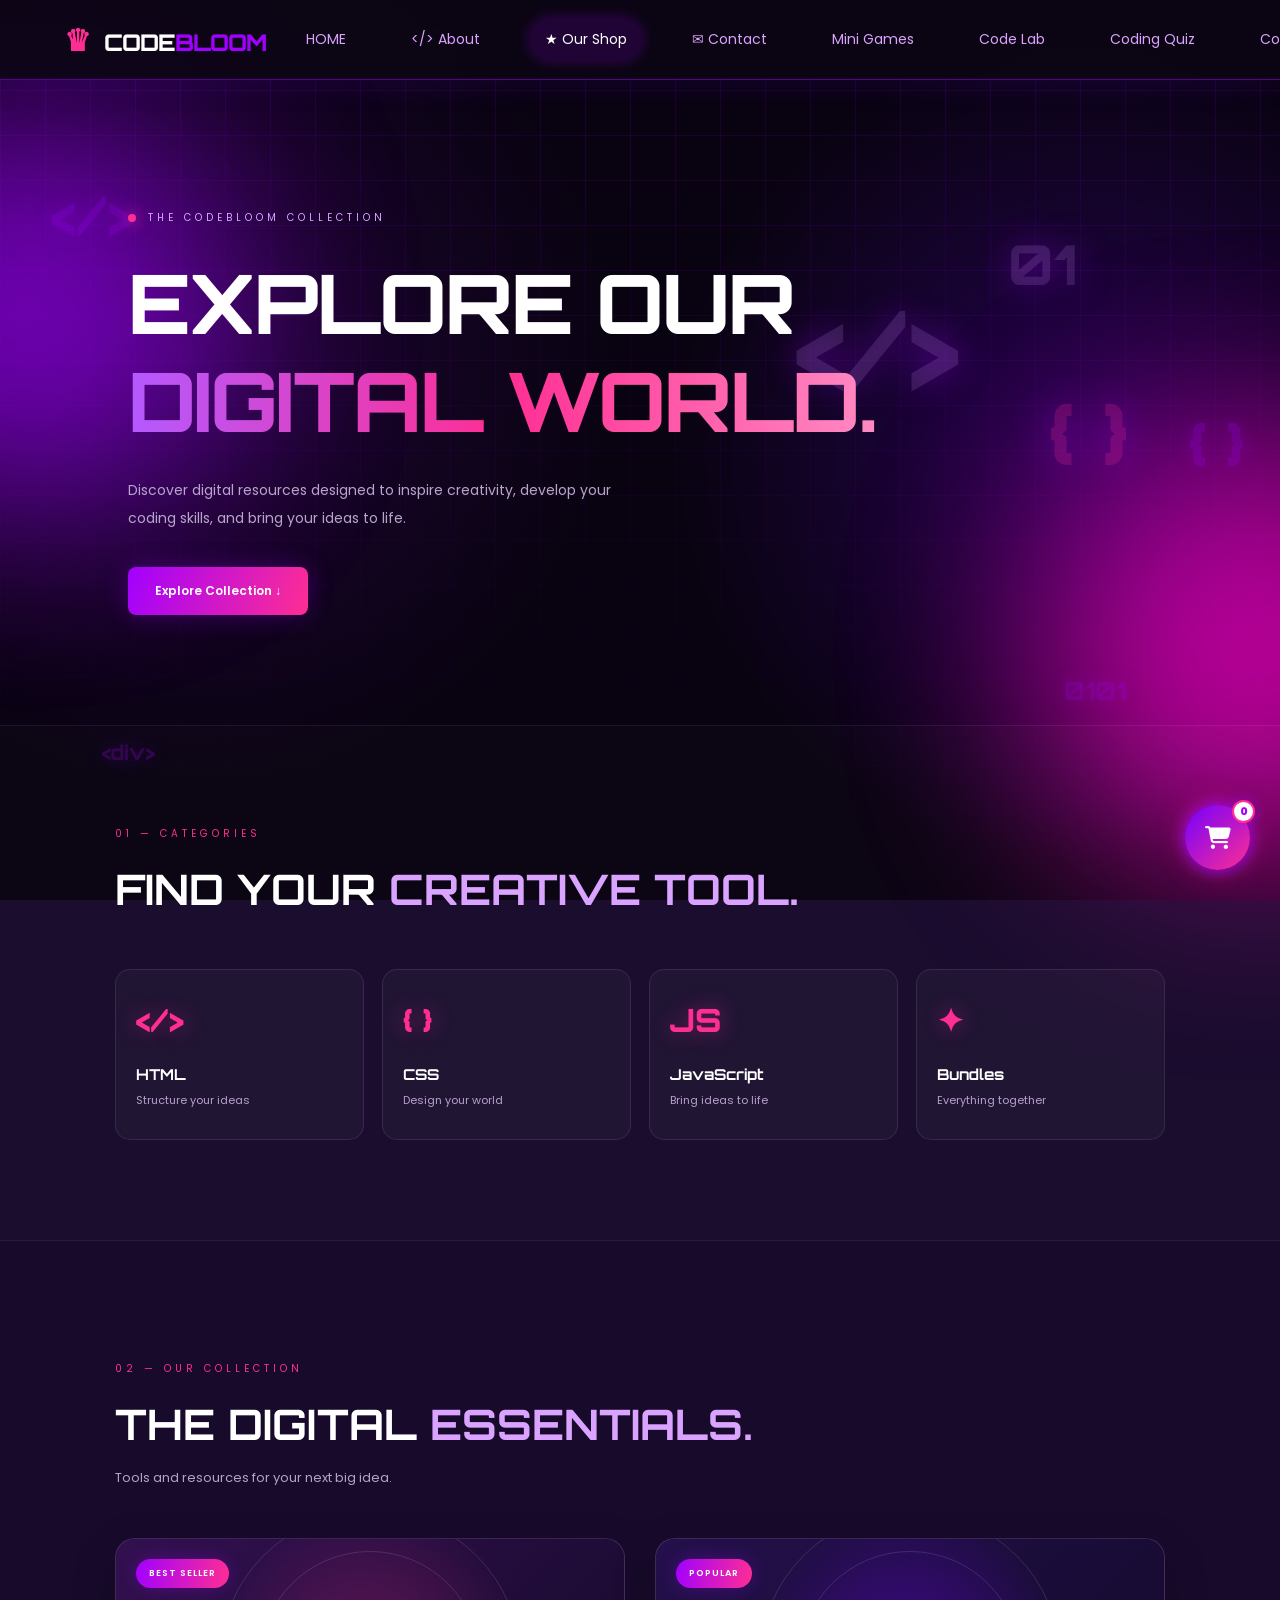
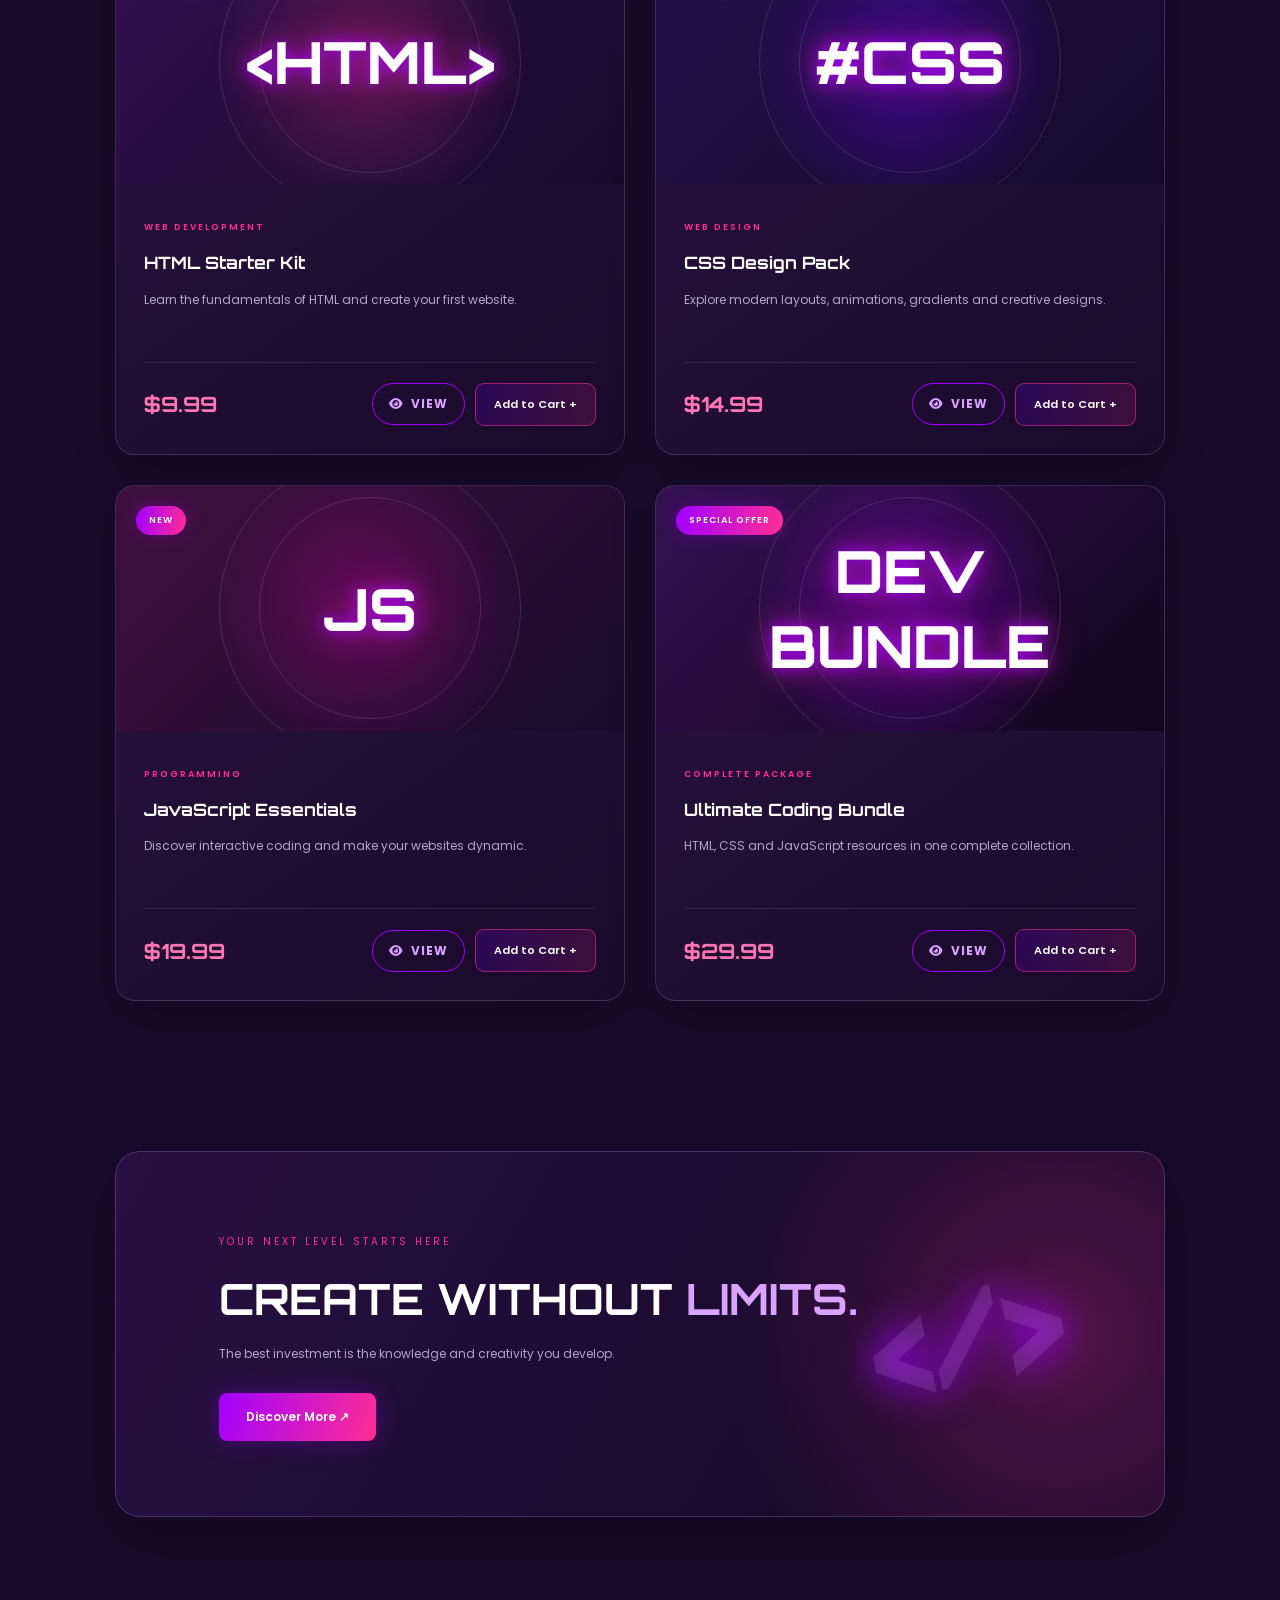
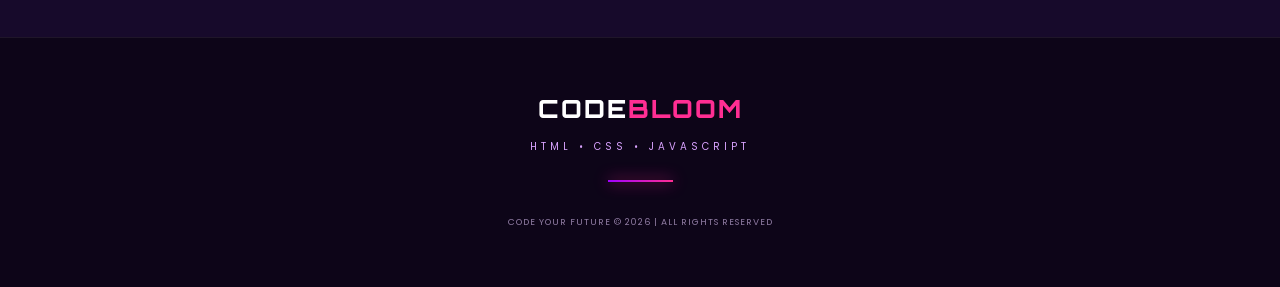
<file: signin/shop.html>
<!DOCTYPE html>
<html lang="en">
<head>
    <meta charset="UTF-8">
    <meta name="viewport" content="width=device-width, initial-scale=1.0">

    <title>Our Shop | CODEBLOOM</title>

    <link rel="stylesheet" href="shop.css">
     <link rel="stylesheet" href="navbar.css">

    <link href="https://fonts.googleapis.com/css2?family=Orbitron:wght@400;500;600;700;800&family=Poppins:wght@300;400;500;600;700&display=swap" rel="stylesheet">

    <link rel="stylesheet" href="https://cdnjs.cloudflare.com/ajax/libs/font-awesome/6.5.2/css/all.min.css">
</head>

<body>

    <div class="glow glow-one"></div>
    <div class="glow glow-two"></div>
    <div class="grid-overlay"></div>

    <!-- HERO -->

    <section class="shop-hero">

        <div class="hero-tag">
            <span></span> THE CODEBLOOM COLLECTION
        </div>

        <h1>
            EXPLORE OUR <br>
            <span>DIGITAL WORLD.</span>
        </h1>

        <p>
            Discover digital resources designed to inspire creativity,
            develop your coding skills, and bring your ideas to life.
        </p>

        <a href="#products" class="hero-btn">
            Explore Collection ↓
        </a>

        <div class="hero-decoration">
            <div class="floating-symbol symbol-one">&lt;/&gt;</div>
            <div class="floating-symbol symbol-two">{ }</div>
            <div class="floating-symbol symbol-three">01</div>
        </div>

    </section>


    <!-- SHOP CATEGORIES -->

    <section class="categories">

        <div class="section-heading">
            <span>01 — CATEGORIES</span>
            <h2>FIND YOUR <span>CREATIVE TOOL.</span></h2>
        </div>

        <div class="category-list">

            <a href="#products" class="category-item">
                <span>&lt;/&gt;</span>
                <h3>HTML</h3>
                <p>Structure your ideas</p>
            </a>

            <a href="#products" class="category-item">
                <span>{ }</span>
                <h3>CSS</h3>
                <p>Design your world</p>
            </a>

            <a href="#products" class="category-item">
                <span>JS</span>
                <h3>JavaScript</h3>
                <p>Bring ideas to life</p>
            </a>

            <a href="#products" class="category-item">
                <span>✦</span>
                <h3>Bundles</h3>
                <p>Everything together</p>
            </a>

        </div>

    </section>


    <!-- PRODUCTS -->

    <section class="products-section" id="products">

        <div class="section-heading">
            <span>02 — OUR COLLECTION</span>
            <h2>THE DIGITAL <span>ESSENTIALS.</span></h2>
            <p>Tools and resources for your next big idea.</p>
        </div>

        <div class="product-grid">


            <!-- PRODUCT 1: HTML -->

            <div class="product-card">

                <div class="product-image html-image">

                    <span class="product-label">BEST SELLER</span>

                    <div class="product-symbol">&lt;HTML&gt;</div>

                </div>

                <div class="product-info">

                    <span class="product-category">WEB DEVELOPMENT</span>

                    <h3>HTML Starter Kit</h3>

                    <p>
                        Learn the fundamentals of HTML and create
                        your first website.
                    </p>

                    <div class="product-bottom">

                        <h4>$9.99</h4>

                        <div class="product-actions">

                            <a href="code1.html" class="view-btn">
                                <i class="fa-solid fa-eye"></i> VIEW
                            </a>

                            <button class="add-btn" type="button">
                                Add to Cart +
                            </button>

                        </div>

                    </div>

                </div>

            </div>


            <!-- PRODUCT 2: CSS -->

            <div class="product-card">

                <div class="product-image css-image">

                    <span class="product-label">POPULAR</span>

                    <div class="product-symbol">#CSS</div>

                </div>

                <div class="product-info">

                    <span class="product-category">WEB DESIGN</span>

                    <h3>CSS Design Pack</h3>

                    <p>
                        Explore modern layouts, animations,
                        gradients and creative designs.
                    </p>

                    <div class="product-bottom">

                        <h4>$14.99</h4>

                        <div class="product-actions">

                            <a href="code2.html" class="view-btn">
                                <i class="fa-solid fa-eye"></i> VIEW
                            </a>

                            <button class="add-btn" type="button">
                                Add to Cart +
                            </button>

                        </div>

                    </div>

                </div>

            </div>


            <!-- PRODUCT 3: JAVASCRIPT -->

            <div class="product-card">

                <div class="product-image js-image">

                    <span class="product-label">NEW</span>

                    <div class="product-symbol">JS</div>

                </div>

                <div class="product-info">

                    <span class="product-category">PROGRAMMING</span>

                    <h3>JavaScript Essentials</h3>

                    <p>
                        Discover interactive coding and
                        make your websites dynamic.
                    </p>

                    <div class="product-bottom">

                        <h4>$19.99</h4>

                        <div class="product-actions">

                            <a href="code3.html" class="view-btn">
                                <i class="fa-solid fa-eye"></i> VIEW
                            </a>

                            <button class="add-btn" type="button">
                                Add to Cart +
                            </button>

                        </div>

                    </div>

                </div>

            </div>


            <!-- PRODUCT 4: BUNDLE -->

            <div class="product-card">

                <div class="product-image bundle-image">

                    <span class="product-label">SPECIAL OFFER</span>

                    <div class="product-symbol">
                        DEV<br>BUNDLE
                    </div>

                </div>

                <div class="product-info">

                    <span class="product-category">COMPLETE PACKAGE</span>

                    <h3>Ultimate Coding Bundle</h3>

                    <p>
                        HTML, CSS and JavaScript resources
                        in one complete collection.
                    </p>

                    <div class="product-bottom">

                        <h4>$29.99</h4>

                        <div class="product-actions">

                            <a href="code4.html" class="view-btn">
                                <i class="fa-solid fa-eye"></i> VIEW
                            </a>

                            <button class="add-btn" type="button">
                                Add to Cart +
                            </button>

                        </div>

                    </div>

                </div>

            </div>


        </div>

    </section>


    <!-- PROMO BANNER -->

    <section class="promo-section">

        <div class="promo-content">

            <span>YOUR NEXT LEVEL STARTS HERE</span>

            <h2>CREATE WITHOUT <span>LIMITS.</span></h2>

            <p>
                The best investment is the knowledge
                and creativity you develop.
            </p>

            <a href="#products" class="hero-btn">
                Discover More ↗
            </a>

        </div>

        <div class="promo-decoration">
            <span>&lt;/&gt;</span>
        </div>

    </section>


    <!-- FOOTER -->

    <footer>

        <div class="footer-logo">
            CODE<span>BLOOM</span>
        </div>

        <p>HTML • CSS • JAVASCRIPT</p>

        <div class="footer-line"></div>

        <small>CODE YOUR FUTURE © 2026 | ALL RIGHTS RESERVED</small>

    </footer>

    <!-- FLOATING CART BUTTON -->

<a href="cart.html" class="floating-cart">
    <i class="fa-solid fa-cart-shopping"></i>
    <span id="cart-count">0</span>
</a>


    <!-- JAVASCRIPT -->

    <script src="navbar.js"></script>
    <script src="shop.js"></script>

</body>
</html>
</file>
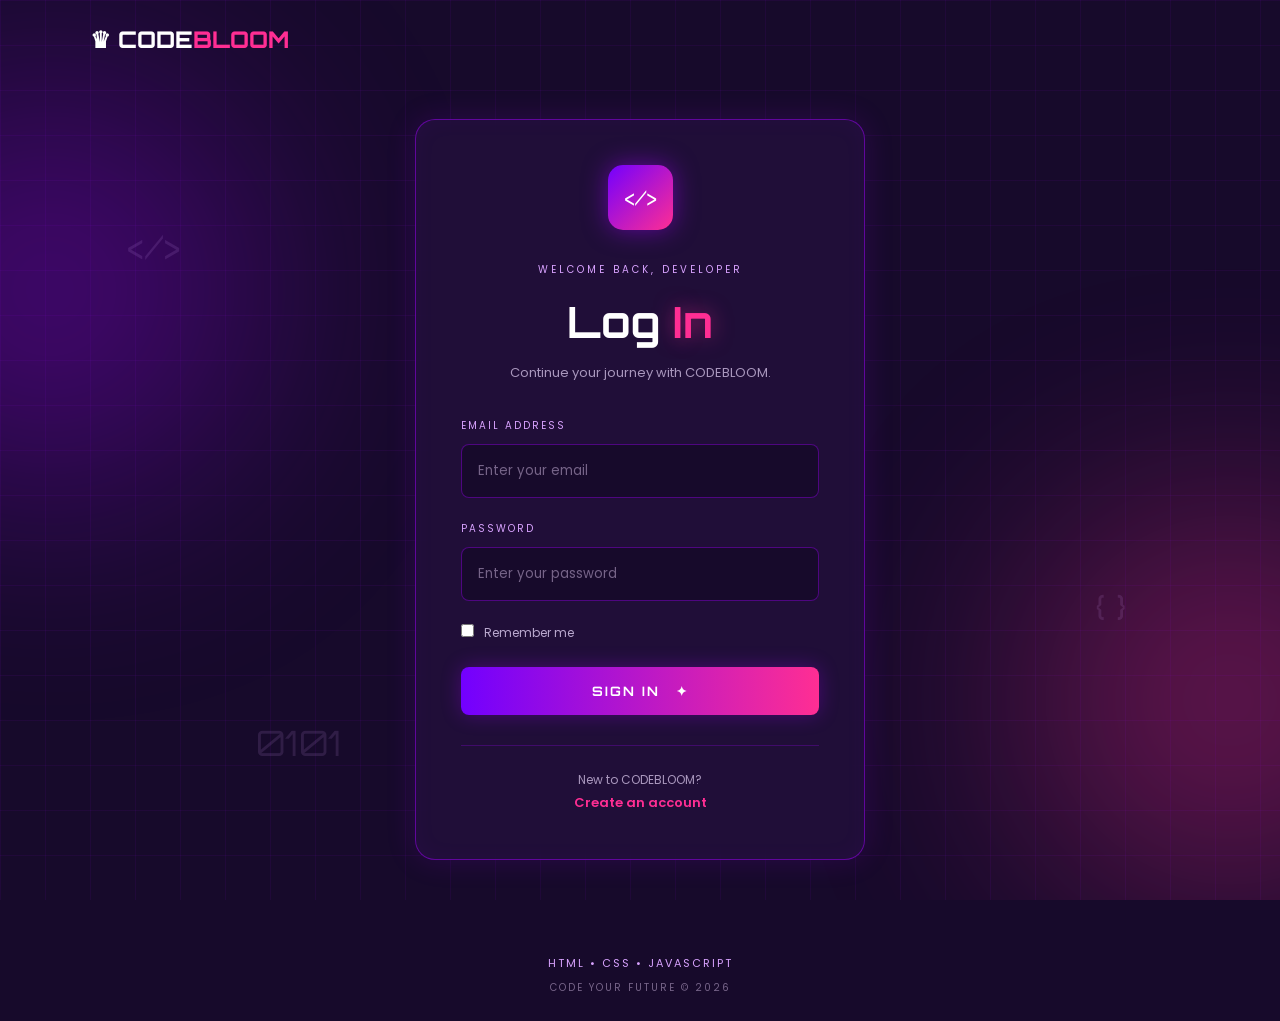
<file: signin/signin.html>
<!DOCTYPE html>
<html lang="en">

<head>
    <meta charset="UTF-8">
    <meta name="viewport" content="width=device-width, initial-scale=1.0">

    <title>Log In | CODEBLOOM</title>

    <link rel="stylesheet" href="signin.css">

    <link rel="preconnect" href="https://fonts.googleapis.com">
    <link rel="preconnect" href="https://fonts.gstatic.com" crossorigin>

    <link href="https://fonts.googleapis.com/css2?family=Orbitron:wght@400;500;600;700;800&family=Poppins:wght@300;400;500;600;700;800&display=swap" rel="stylesheet">
</head>

<body>

    <div class="background-effects">
        <div class="glow glow-one"></div>
        <div class="glow glow-two"></div>
        <div class="grid-overlay"></div>
    </div>

    <div class="floating-code code-one">&lt;/&gt;</div>
    <div class="floating-code code-two">{ }</div>
    <div class="floating-code code-three">0101</div>

    <header class="navbar">

        <a href="home.html" class="logo">
            ♛ CODE<span>BLOOM</span>
        </a>

    </header>

    <main class="signin-container">

        <div class="signin-card">

            <div class="form-icon">&lt;/&gt;</div>

            <span class="welcome-tag">WELCOME BACK, DEVELOPER</span>

            <h1>Log <span>In</span></h1>

            <p class="subtitle">
                Continue your journey with CODEBLOOM.
            </p>

            <form id="signinForm">

                <div class="input-group">
                    <label for="loginEmail">EMAIL ADDRESS</label>

                    <input
                        type="email"
                        id="loginEmail"
                        placeholder="Enter your email"
                        required
                    >
                </div>

                <div class="input-group">
                    <label for="loginPassword">PASSWORD</label>

                    <input
                        type="password"
                        id="loginPassword"
                        placeholder="Enter your password"
                        required
                    >
                </div>

                <div class="remember-row">
                    <label>
                        <input type="checkbox" id="rememberMe">
                        Remember me
                    </label>
                </div>

                <button type="submit" class="signin-btn">
                    SIGN IN <span>✦</span>
                </button>

                <p id="signinMessage"></p>

            </form>

            <div class="bottom-text">
                <p>New to CODEBLOOM?</p>
                <a href="index.html">Create an account</a>
            </div>

        </div>

    </main>

    <footer>
        HTML • CSS • JAVASCRIPT
        <p>CODE YOUR FUTURE © 2026</p>
    </footer>

    <script src="signin.js"></script>

</body>
</html>
</file>
<file: signin/about.css>
:root {
    --purple: #A100FF;
    --violet: #7200FF;
    --pink: #FF2E93;
    --magenta: #FF00C8;
    --lavender: #D9A3FF;
    --background: #170A2B;
    --white: #ffffff;
}

* {
    margin: 0;
    padding: 0;
    box-sizing: border-box;
    scroll-behavior: smooth;
}

body {
    background: var(--background);
    color: var(--white);
    font-family: 'Poppins', sans-serif;
    overflow-x: hidden;
}

/* BACKGROUND */

.background-glow {
    position: fixed;
    width: 400px;
    height: 400px;
    border-radius: 50%;
    filter: blur(150px);
    opacity: 0.3;
    z-index: -2;
    pointer-events: none;
}

.glow-one {
    background: var(--purple);
    top: 100px;
    left: -200px;
}

.glow-two {
    background: var(--pink);
    bottom: 0;
    right: -200px;
}

.grid-overlay {
    position: fixed;
    inset: 0;
    background-image:
        linear-gradient(rgba(161, 0, 255, 0.06) 1px, transparent 1px),
        linear-gradient(90deg, rgba(161, 0, 255, 0.06) 1px, transparent 1px);
    background-size: 50px 50px;
    pointer-events: none;
    z-index: -1;
}


/* HERO */

.about-hero {
    min-height: 650px;
    padding: 100px 10%;
    display: flex;
    align-items: center;
    justify-content: space-between;
    gap: 60px;
}

.hero-content {
    max-width: 600px;
    animation: slideUp 1s ease;
}

.tag {
    display: inline-flex;
    align-items: center;
    gap: 10px;
    border: 1px solid rgba(161, 0, 255, 0.5);
    background: rgba(161, 0, 255, 0.1);
    padding: 10px 18px;
    border-radius: 30px;
    font-size: 10px;
    letter-spacing: 2px;
    color: var(--lavender);
    margin-bottom: 30px;
}

.online-dot {
    width: 8px;
    height: 8px;
    background: #00ffae;
    border-radius: 50%;
    box-shadow: 0 0 12px #00ffae;
}

.hero-content h1 {
    font-family: 'Orbitron', sans-serif;
    font-size: clamp(45px, 6vw, 75px);
    line-height: 1.2;
    letter-spacing: 3px;
}

.hero-content h1 span {
    background: linear-gradient(90deg, var(--pink), var(--purple), var(--lavender));
    background-clip: text;
    -webkit-background-clip: text;
    -webkit-text-fill-color: transparent;
}

.hero-content p {
    color: #bba9cc;
    line-height: 2;
    font-size: 14px;
    max-width: 500px;
    margin: 25px 0 35px;
}

.hero-btn {
    display: inline-block;
    text-decoration: none;
    color: white;
    background: linear-gradient(90deg, var(--purple), var(--pink));
    padding: 15px 27px;
    border-radius: 8px;
    font-size: 13px;
    font-weight: 600;
    transition: 0.4s;
    box-shadow: 0 0 20px rgba(161, 0, 255, 0.3);
}

.hero-btn:hover {
    transform: translateY(-5px);
    box-shadow: 0 0 35px var(--pink);
}

.hero-btn span {
    margin-left: 15px;
}

/* CODE CARD */

.hero-visual {
    position: relative;
    display: flex;
    align-items: center;
    justify-content: center;
    min-width: 420px;
    min-height: 420px;
    animation: float 5s ease-in-out infinite;
}

.code-card {
    width: 390px;
    position: relative;
    z-index: 2;
    border: 1px solid rgba(217, 163, 255, 0.3);
    background: rgba(31, 12, 53, 0.85);
    backdrop-filter: blur(20px);
    border-radius: 15px;
    overflow: hidden;
    box-shadow: 0 0 50px rgba(161, 0, 255, 0.2);
}

.card-top {
    display: flex;
    align-items: center;
    gap: 20px;
    padding: 17px;
    background: rgba(255, 255, 255, 0.04);
    border-bottom: 1px solid rgba(255,255,255,0.08);
}

.card-top p {
    color: #a98bbd;
    font-size: 11px;
}

.dots {
    display: flex;
    gap: 6px;
}

.dots span {
    width: 9px;
    height: 9px;
    border-radius: 50%;
    background: var(--pink);
}

.dots span:nth-child(2) {
    background: #ffbd4a;
}

.dots span:nth-child(3) {
    background: #00e6a8;
}

.code-content {
    padding: 25px;
    font-family: monospace;
    font-size: 13px;
    line-height: 2.2;
    color: #eee;
}

.code-content .indent {
    padding-left: 25px;
}

.purple {
    color: #c17aff;
}

.pink {
    color: #ff72b7;
}

.green {
    color: #00e6a8;
}

.blue {
    color: #68c7ff;
}

.code-footer {
    padding: 13px 20px;
    display: flex;
    justify-content: space-between;
    font-size: 9px;
    color: var(--lavender);
    background: rgba(255,255,255,0.04);
}

.orbit {
    position: absolute;
    border: 1px solid rgba(255, 46, 147, 0.3);
    border-radius: 50%;
}

.orbit-one {
    width: 450px;
    height: 450px;
    transform: rotate(35deg);
}

.orbit-two {
    width: 500px;
    height: 350px;
    transform: rotate(-35deg);
}

/* STORY */

.story-section,
.mission-section {
    padding: 110px 10%;
}

.section-label {
    color: var(--pink);
    font-family: 'Orbitron', sans-serif;
    font-size: 11px;
    letter-spacing: 3px;
    margin-bottom: 25px;
}

.story-section h2,
.mission-section h2,
.vision-section h2,
.cta-section h2 {
    font-family: 'Orbitron', sans-serif;
    font-size: clamp(28px, 4vw, 43px);
    line-height: 1.5;
}

.story-section h2 span,
.mission-section h2 span,
.vision-section h2 span,
.cta-section h2 span {
    color: var(--pink);
    text-shadow: 0 0 20px rgba(255, 46, 147, 0.4);
}

.story-content {
    display: grid;
    grid-template-columns: 1fr 1fr;
    gap: 80px;
    align-items: center;
    margin-top: 50px;
}

.story-text h3 {
    font-size: 22px;
    margin-bottom: 20px;
}

.story-text p {
    color: #bba9cc;
    font-size: 13px;
    line-height: 2;
    margin-bottom: 18px;
}

.story-box {
    min-height: 300px;
    border: 1px solid rgba(161, 0, 255, 0.4);
    background: linear-gradient(135deg, rgba(161,0,255,0.15), rgba(255,46,147,0.08));
    border-radius: 20px;
    display: flex;
    flex-direction: column;
    justify-content: center;
    align-items: center;
    box-shadow: inset 0 0 40px rgba(161,0,255,0.1);
    transition: 0.4s;
}

.story-box:hover {
    transform: translateY(-8px);
    box-shadow: 0 0 35px rgba(161,0,255,0.25);
}

.big-symbol {
    font-family: 'Orbitron', sans-serif;
    font-size: 90px;
    font-weight: bold;
    color: var(--pink);
    text-shadow: 0 0 30px var(--purple);
}

.story-box h3 {
    font-family: 'Orbitron', sans-serif;
    font-size: 17px;
    margin: 15px 0;
}

.story-box p {
    color: #bba9cc;
    font-size: 12px;
}

/* MISSION */

.mission-section {
    background: rgba(255,255,255,0.015);
    text-align: center;
}

.section-description {
    max-width: 550px;
    margin: 20px auto 55px;
    color: #bba9cc;
    font-size: 13px;
    line-height: 2;
}

.mission-grid {
    display: grid;
    grid-template-columns: repeat(3, 1fr);
    gap: 25px;
    text-align: left;
}

.mission-card {
    position: relative;
    padding: 35px 28px;
    min-height: 250px;
    border: 1px solid rgba(161, 0, 255, 0.25);
    border-radius: 15px;
    background: rgba(255,255,255,0.035);
    overflow: hidden;
    transition: 0.4s;
}

.mission-card:hover {
    transform: translateY(-10px);
    border-color: var(--pink);
    box-shadow: 0 0 30px rgba(255,46,147,0.15);
}

.mission-icon {
    font-size: 35px;
    color: var(--pink);
    margin-bottom: 25px;
    text-shadow: 0 0 20px var(--pink);
}

.mission-card h3 {
    font-family: 'Orbitron', sans-serif;
    font-size: 16px;
    margin-bottom: 15px;
}

.mission-card p {
    color: #bba9cc;
    font-size: 12px;
    line-height: 1.9;
}

.card-number {
    position: absolute;
    right: 20px;
    bottom: 10px;
    font-family: 'Orbitron', sans-serif;
    font-size: 45px;
    color: rgba(255,255,255,0.04);
}

/* VISION */

.vision-section {
    padding: 120px 10%;
    display: flex;
    align-items: center;
    justify-content: space-between;
    gap: 50px;
}

.vision-content {
    max-width: 650px;
}

.vision-content p {
    color: #bba9cc;
    font-size: 13px;
    line-height: 2;
    margin: 25px 0;
}

.vision-content h3 {
    font-family: 'Orbitron', sans-serif;
    color: var(--pink);
    font-size: 18px;
    text-shadow: 0 0 15px var(--pink);
}

.vision-decoration {
    width: 300px;
    height: 300px;
    position: relative;
    display: flex;
    align-items: center;
    justify-content: center;
    flex-shrink: 0;
}

.vision-circle {
    width: 170px;
    height: 170px;
    border-radius: 50%;
    background: linear-gradient(135deg, var(--purple), var(--pink));
    display: flex;
    align-items: center;
    justify-content: center;
    box-shadow: 0 0 60px rgba(161,0,255,0.6);
    animation: pulse 3s infinite;
}

.vision-circle span {
    font-family: 'Orbitron', sans-serif;
    font-size: 45px;
    font-weight: bold;
}

.vision-ring {
    position: absolute;
    inset: 0;
    border: 1px solid var(--pink);
    border-radius: 50%;
    transform: rotateX(65deg);
    box-shadow: 0 0 20px rgba(255,46,147,0.3);
}

/* CTA */

.cta-section {
    text-align: center;
    padding: 100px 20px;
    background: linear-gradient(135deg, rgba(161,0,255,0.12), rgba(255,46,147,0.1));
}

.cta-section p {
    color: #bba9cc;
    font-size: 13px;
    margin: 20px 0 30px;
}

/* FOOTER */

footer {
    padding: 45px 20px;
    text-align: center;
    background: rgba(0,0,0,0.2);
}

.footer-logo {
    font-family: 'Orbitron', sans-serif;
    font-size: 25px;
    font-weight: 800;
    letter-spacing: 3px;
}

footer p {
    color: var(--lavender);
    font-size: 9px;
    letter-spacing: 3px;
    margin: 12px 0 25px;
}

.footer-line {
    width: 80%;
    height: 1px;
    margin: auto;
    background: linear-gradient(90deg, transparent, var(--purple), var(--pink), transparent);
}

footer small {
    display: block;
    color: #8c789d;
    font-size: 9px;
    letter-spacing: 2px;
    margin-top: 25px;
}

/* ANIMATIONS */

@keyframes float {
    0%, 100% {
        transform: translateY(0);
    }

    50% {
        transform: translateY(-15px);
    }
}

@keyframes pulse {
    0%, 100% {
        box-shadow: 0 0 30px var(--purple);
    }

    50% {
        box-shadow: 0 0 70px var(--pink);
    }
}

@keyframes slideUp {
    from {
        opacity: 0;
        transform: translateY(30px);
    }

    to {
        opacity: 1;
        transform: translateY(0);
    }
}

/* RESPONSIVE */

@media (max-width: 1000px) {

    .about-hero {
        flex-direction: column;
        text-align: center;
    }

    .hero-content p {
        margin-left: auto;
        margin-right: auto;
    }

    .story-content {
        gap: 35px;
    }

    .vision-decoration {
        width: 230px;
        height: 230px;
    }
}

@media (max-width: 750px) {

    header {
        padding: 20px 5%;
    }

    .navbar {
        flex-wrap: wrap;
        gap: 20px;
    }

    .nav-links {
        order: 3;
        width: 100%;
        justify-content: center;
        gap: 20px;
        flex-wrap: wrap;
    }

    .about-hero {
        padding: 75px 6%;
    }

    .hero-visual {
        min-width: 0;
        width: 100%;
    }

    .code-card {
        width: min(390px, 90vw);
    }

    .orbit {
        display: none;
    }

    .story-content {
        grid-template-columns: 1fr;
    }

    .mission-grid {
        grid-template-columns: 1fr;
    }

    .vision-section {
        flex-direction: column;
        text-align: center;
    }
}

@media (max-width: 450px) {

    .nav-btn {
        padding: 9px 13px;
    }

    .hero-content h1 {
        font-size: 40px;
    }

    .code-content {
        font-size: 11px;
        padding: 18px;
    }

    .story-section,
    .mission-section,
    .vision-section {
        padding: 75px 7%;
    }

    .cta-section h2 {
        font-size: 25px;
    }
}
</file>
<file: signin/navbar.css>
/* ==============================
   CODEBLOOM - SHARED NAVBAR
================================= */

@import url('https://fonts.googleapis.com/css2?family=Orbitron:wght@400;500;600;700;800&family=Poppins:wght@300;400;500;600;700;800&display=swap');

:root {
    --purple: #A100FF;
    --violet: #7200FF;
    --pink: #FF2E93;
    --magenta: #FF00C8;
    --lavender: #D9A3FF;
    --white: #FFFFFF;
}


/* BACKGROUND EFFECTS */

.background-effects {
    position: fixed;
    inset: 0;
    overflow: hidden;
    pointer-events: none;
    z-index: -2;
    background:
        radial-gradient(circle at 15% 40%, #4c087d55, transparent 35%),
        radial-gradient(circle at 85% 50%, #7200ff44, transparent 35%),
        #090311;
}

.glow {
    position: absolute;
    border-radius: 50%;
    filter: blur(110px);
    opacity: 0.5;
    animation: floating 8s ease-in-out infinite alternate;
}

.glow-one {
    width: 350px;
    height: 350px;
    background: var(--purple);
    top: 15%;
    left: -150px;
}

.glow-two {
    width: 400px;
    height: 400px;
    background: var(--magenta);
    right: -180px;
    bottom: 5%;
    animation-delay: 2s;
}

.grid-overlay {
    position: absolute;
    inset: 0;
    background-image:
        linear-gradient(#A100FF12 1px, transparent 1px),
        linear-gradient(90deg, #A100FF12 1px, transparent 1px);
    background-size: 45px 45px;
    mask-image: linear-gradient(to bottom, black, transparent);
}

@keyframes floating {
    from {
        transform: translateY(-20px) scale(1);
    }

    to {
        transform: translateY(30px) scale(1.2);
    }
}


/* FLOATING CODE SYMBOLS */

.floating-code {
    position: fixed;
    color: var(--purple);
    font-family: 'Orbitron', sans-serif;
    font-weight: 800;
    opacity: 0.25;
    pointer-events: none;
    animation: floatCode 7s ease-in-out infinite alternate;
    z-index: -1;
    text-shadow: 0 0 20px var(--purple);
}

.code-one {
    top: 20%;
    left: 4%;
    font-size: 55px;
}

.code-two {
    top: 45%;
    right: 3%;
    font-size: 60px;
    animation-delay: 2s;
}

.code-three {
    bottom: 15%;
    left: 8%;
    font-size: 20px;
}

.code-four {
    top: 75%;
    right: 12%;
    font-size: 25px;
    animation-delay: 3s;
}

@keyframes floatCode {
    from {
        transform: translateY(0) rotate(-8deg);
    }

    to {
        transform: translateY(-35px) rotate(8deg);
    }
}


/* NAVBAR */

.navbar {
    width: 100%;
    min-height: 80px;
    padding: 15px 5%;
    display: flex;
    align-items: center;
    justify-content: space-between;
    gap: 25px;
    background: #0c0614d9;
    backdrop-filter: blur(20px);
    border-bottom: 1px solid #A100FF80;
    box-shadow: 0 5px 30px #7200FF20;
    position: relative;
    z-index: 10;
}


/* LOGO */

.logo {
    font-family: 'Orbitron', sans-serif;
    font-size: 23px;
    font-weight: 800;
    color: white;
    text-decoration: none;
    letter-spacing: -1px;
    white-space: nowrap;
}

.logo span:last-child {
    color: var(--purple);
}

.logo-icon {
    color: var(--magenta);
    font-size: 30px;
    margin-right: 8px;
}


/* NAV LINKS */

.nav-links {
    display: flex;
    align-items: center;
    gap: 35px;
}

.nav-links a {
    text-decoration: none;
    color: var(--lavender);
    font-size: 14px;
    font-family: 'Poppins', sans-serif;
    transition: 0.3s;
    padding: 10px 15px;
    border-radius: 30px;
    white-space: nowrap;
}

/* HOVER AND ACTIVE EFFECT */

.nav-links a:hover,
.nav-links a.active {
    color: white;
    background: #A100FF25;
    box-shadow: 0 0 15px #A100FF50;
}


/* SIGN IN BUTTON */

.developer-btn {
    text-decoration: none;
    color: white;
    border: 1px solid var(--magenta);
    padding: 12px 22px;
    border-radius: 30px;
    font-size: 13px;
    font-family: 'Poppins', sans-serif;
    transition: 0.3s;
    box-shadow: 0 0 15px #FF00C830;
    white-space: nowrap;
}

.developer-btn:hover {
    background: var(--purple);
    box-shadow: 0 0 25px var(--magenta);
    transform: translateY(-3px);
}


/* RESPONSIVE NAVBAR */

@media (max-width: 1100px) {

    .nav-links {
        gap: 10px;
    }

}

@media (max-width: 850px) {

    .navbar {
        flex-wrap: wrap;
        justify-content: center;
    }

    .nav-links {
        order: 3;
        width: 100%;
        justify-content: center;
        flex-wrap: wrap;
    }

}

@media (max-width: 500px) {

    .navbar {
        padding: 15px;
    }

    .logo {
        font-size: 19px;
    }

    .developer-btn {
        display: none;
    }

    .nav-links {
        gap: 5px;
    }

    .nav-links a {
        font-size: 11px;
        padding: 8px;
    }

}

#cart-count {
    display: inline-flex;
    align-items: center;
    justify-content: center;

    min-width: 20px;
    height: 20px;
    padding: 0 5px;

    margin-left: 4px;

    background: linear-gradient(135deg, #A100FF, #FF2E93);
    color: white;

    font-size: 11px;
    font-weight: 700;

    border-radius: 50px;
    box-shadow: 0 0 12px #A100FF80;
}

.cart-nav-link {
    display: inline-flex;
    align-items: center;
    gap: 5px;
}

#cart-count {
    display: inline-flex;
    justify-content: center;
    align-items: center;
    min-width: 20px;
    height: 20px;
    padding: 0 5px;
    border-radius: 20px;
    background: linear-gradient(135deg, #A100FF, #FF2E93);
    color: white;
    font-size: 11px;
    font-weight: 700;
    box-shadow: 0 0 12px #A100FF80;
}

/* REMOVE UNDERLINE FROM NAVBAR LINKS */

.navbar .nav-links a,
.navbar .nav-links a:hover,
.navbar .nav-links a:focus,
.navbar .nav-links a.active {
    text-decoration: none !important;
    border-bottom: none !important;
}

/* REMOVE PINK LINES CREATED BY PSEUDO ELEMENTS */

.navbar .nav-links a::before,
.navbar .nav-links a::after {
    content: none !important;
    display: none !important;
}

/* KEEP PURPLE HOVER EFFECT */

.navbar .nav-links a:hover,
.navbar .nav-links a.active {
    color: white;
    background: #A100FF25;
    box-shadow: 0 0 15px #A100FF50;
}

/* FORCE REMOVE ALL NAVBAR UNDERLINES */

.navbar .nav-links a,
.navbar .nav-links a:hover,
.navbar .nav-links a:focus,
.navbar .nav-links a:active,
.navbar .nav-links a.active {
    text-decoration: none !important;
    border: none !important;
    border-bottom: 0 !important;
    background-image: none !important;
}

/* REMOVE UNDERLINE PSEUDO ELEMENTS */

.navbar .nav-links a::before,
.navbar .nav-links a::after,
.navbar .nav-links a:hover::before,
.navbar .nav-links a:hover::after,
.navbar .nav-links a.active::before,
.navbar .nav-links a.active::after {
    display: none !important;
    content: none !important;
    width: 0 !important;
    height: 0 !important;
    background: none !important;
    border: none !important;
    box-shadow: none !important;
}


/* =================================
   CODEBLOOM PROFILE AVATAR
================================= */

#account-area {
    position: relative;
}

.profile-wrapper {
    position: relative;
}

.profile-avatar {
    width: 48px;
    height: 48px;

    border-radius: 50%;
    border: 2px solid #FF2E93;

    background: linear-gradient(135deg, #7200FF, #FF2E93);

    color: white;
    font-family: 'Orbitron', sans-serif;
    font-size: 19px;
    font-weight: 800;

    cursor: pointer;

    box-shadow: 0 0 15px #A100FF80;

    transition: 0.3s;
}

.profile-avatar:hover {
    transform: scale(1.1);
    box-shadow: 0 0 25px #FF2E93;
}

.profile-menu {
    display: none;

    position: absolute;
    top: 60px;
    right: 0;

    min-width: 170px;
    padding: 18px;

    background: #170A2B;
    border: 1px solid #A100FF;
    border-radius: 14px;

    box-shadow: 0 0 25px #7200FF60;

    z-index: 1000;
}

.profile-menu.show {
    display: block;
}

.profile-name {
    color: white;
    font-family: 'Poppins', sans-serif;
    font-size: 14px;
    margin-bottom: 15px;
    overflow-wrap: anywhere;
}

.logout-btn {
    width: 100%;
    padding: 10px;

    background: linear-gradient(135deg, #7200FF, #FF2E93);
    color: white;

    border: none;
    border-radius: 8px;

    font-weight: 600;
    cursor: pointer;

    transition: 0.3s;
}

.logout-btn:hover {
    box-shadow: 0 0 15px #FF2E93;
    transform: translateY(-2px);
}
</file>
<file: signin/cart.css>
/* ========================================
   CODEBLOOM - PREMIUM SHOPPING CART
======================================== */

* {
    margin: 0;
    padding: 0;
    box-sizing: border-box;
}

:root {
    --purple: #A100FF;
    --violet: #7200FF;
    --pink: #FF2E93;
    --magenta: #FF00C8;
    --lavender: #D9A3FF;
    --dark: #10051D;
    --card: rgba(35, 15, 55, 0.72);
    --text: #F8EEFF;
    --muted: #A995BD;
}

body {
    font-family: 'Poppins', sans-serif;
    background:
        radial-gradient(circle at 15% 20%, rgba(114, 0, 255, 0.16), transparent 35%),
        radial-gradient(circle at 85% 75%, rgba(255, 46, 147, 0.12), transparent 35%),
        var(--dark);
    color: var(--text);
    min-height: 100vh;
    overflow-x: hidden;
}


/* ========================================
   BACKGROUND GLOW
======================================== */

.background-glow {
    position: fixed;
    width: 400px;
    height: 400px;
    border-radius: 50%;
    filter: blur(140px);
    opacity: 0.25;
    pointer-events: none;
    z-index: -1;
}

.glow-one {
    background: var(--purple);
    top: -150px;
    left: -150px;
}

.glow-two {
    background: var(--pink);
    bottom: -150px;
    right: -150px;
}


/* ========================================
   CART HEADER
======================================== */

.cart-header {
    text-align: center;
    padding: 90px 20px 65px;
}

.small-title {
    color: var(--pink);
    letter-spacing: 5px;
    font-size: 11px;
    font-weight: 600;
    margin-bottom: 20px;
}

.cart-header h1 {
    font-family: 'Orbitron', sans-serif;
    font-size: clamp(38px, 6vw, 72px);
    letter-spacing: 4px;
    margin-bottom: 20px;
}

.cart-header h1 span {
    background: linear-gradient(90deg, #B45AFF, #FF2E93, #FF8AC2);
    background-clip: text;
    -webkit-background-clip: text;
    -webkit-text-fill-color: transparent;
}

.cart-header p:last-child {
    color: var(--muted);
    font-size: 14px;
}


/* ========================================
   MAIN LAYOUT
======================================== */

.cart-container {
    width: 86%;
    max-width: 1300px;
    margin: 0 auto;
    display: grid;
    grid-template-columns: 1.8fr 0.9fr;
    gap: 35px;
    align-items: start;
    padding-bottom: 120px;
}


/* ========================================
   GLASS CARDS
======================================== */

.cart-products,
.order-summary {
    background: linear-gradient(
        145deg,
        rgba(48, 20, 72, 0.75),
        rgba(22, 9, 37, 0.9)
    );

    border: 1px solid rgba(217,163,255,0.2);
    backdrop-filter: blur(25px);
    border-radius: 25px;
    padding: 35px;

    box-shadow:
        0 20px 70px rgba(0,0,0,0.25),
        inset 0 1px 0 rgba(255,255,255,0.05);

    position: relative;
}

.cart-products::before,
.order-summary::before {
    content: "";
    position: absolute;
    top: 0;
    left: 12%;
    width: 76%;
    height: 1px;

    background: linear-gradient(
        90deg,
        transparent,
        var(--pink),
        var(--purple),
        transparent
    );
}


/* ========================================
   SECTION TITLE
======================================== */

.section-heading {
    display: flex;
    justify-content: space-between;
    align-items: center;
    margin-bottom: 30px;
    gap: 10px;
}

.section-heading h2,
.order-summary h2 {
    font-family: 'Orbitron', sans-serif;
    font-size: 18px;
    letter-spacing: 1px;
}

.section-heading span {
    color: var(--lavender);
    font-size: 10px;
    letter-spacing: 2px;

    background: rgba(161,0,255,0.13);
    border: 1px solid rgba(161,0,255,0.25);

    padding: 9px 14px;
    border-radius: 20px;
}


/* ========================================
   PRODUCT ITEM
======================================== */

.cart-item {
    display: grid;
    grid-template-columns: minmax(0, 1fr) auto auto;
    align-items: center;
    gap: 25px;

    padding: 25px 20px;
    margin-bottom: 15px;

    background: rgba(255,255,255,0.035);
    border: 1px solid rgba(255,255,255,0.07);
    border-radius: 17px;

    transition: 0.3s;
    animation: slideIn 0.4s ease;
}

.cart-item:hover {
    background: rgba(161,0,255,0.09);
    border-color: rgba(217,163,255,0.35);

    transform: translateY(-3px);

    box-shadow: 0 10px 30px rgba(114,0,255,0.12);
}

@keyframes slideIn {
    from {
        opacity: 0;
        transform: translateY(12px);
    }

    to {
        opacity: 1;
        transform: translateY(0);
    }
}

.product-info h3 {
    font-size: 15px;
    font-weight: 600;
    margin-bottom: 8px;
    color: white;
}

.product-info p {
    color: var(--lavender);
    font-size: 12px;
}


/* ========================================
   QUANTITY CONTROLS
======================================== */

.quantity-controls {
    display: flex;
    align-items: center;
    gap: 13px;

    background: rgba(0,0,0,0.2);
    border: 1px solid rgba(217,163,255,0.15);

    padding: 7px 10px;
    border-radius: 12px;
}

.quantity-controls button {
    width: 27px;
    height: 27px;

    border: none;
    background: rgba(161,0,255,0.2);
    color: white;

    border-radius: 8px;
    cursor: pointer;
    font-size: 17px;
    transition: 0.3s;
}

.quantity-controls button:hover {
    background: var(--purple);
    box-shadow: 0 0 15px var(--purple);
}

.quantity-controls span {
    font-size: 13px;
    min-width: 12px;
    text-align: center;
}


/* ========================================
   PRICE AND REMOVE
======================================== */

.item-right {
    text-align: right;
    min-width: 85px;
}

.item-price {
    color: #FF75B5;
    font-family: 'Orbitron', sans-serif;
    font-weight: 600;
    font-size: 13px;
    margin-bottom: 9px;
}

.remove-btn {
    background: none;
    border: none;
    color: #B99CBF;
    cursor: pointer;
    font-size: 11px;
    transition: 0.3s;
}

.remove-btn:hover {
    color: #FF4D91;
    text-shadow: 0 0 10px var(--pink);
}


/* ========================================
   EMPTY CART
======================================== */

.empty-cart {
    display: none;
    text-align: center;
    padding: 65px 15px;

    border: 1px dashed rgba(217,163,255,0.25);
    border-radius: 18px;
    background: rgba(161,0,255,0.035);
}

.empty-icon {
    font-size: 55px;
    margin-bottom: 20px;
    filter: drop-shadow(0 0 15px var(--purple));
}

.empty-cart h2 {
    font-family: 'Orbitron', sans-serif;
    font-size: 19px;
    margin-bottom: 12px;
}

.empty-cart p {
    color: var(--muted);
    font-size: 13px;
    margin-bottom: 25px;
}

.continue-btn {
    display: inline-block;
    text-decoration: none;
    color: white;

    background: linear-gradient(110deg, var(--purple), var(--pink));

    padding: 13px 25px;
    border-radius: 30px;
    font-size: 12px;
    font-weight: 600;
    transition: 0.3s;
}

.continue-btn:hover {
    transform: translateY(-3px);
    box-shadow: 0 0 25px rgba(255,46,147,0.4);
}


/* ========================================
   ORDER SUMMARY
======================================== */

.order-summary {
    position: sticky;
    top: 30px;
}

.order-summary h2 {
    margin-bottom: 35px;
    font-size: 19px;
}

.summary-line,
.total-line {
    display: flex;
    justify-content: space-between;
    align-items: center;

    margin-bottom: 23px;
    font-size: 13px;
    color: #C8BBD8;
}

.discount {
    color: #C98BFF;
}

.free {
    color: #D9A3FF;
    font-weight: 600;
    letter-spacing: 1px;
}

.summary-divider {
    height: 1px;

    background: linear-gradient(
        90deg,
        transparent,
        rgba(217,163,255,0.4),
        transparent
    );

    margin: 28px 0;
}

.total-line {
    color: white;
    font-size: 17px;
    font-weight: 600;
}

.total-line span:last-child {
    color: #FF62AA;
    font-family: 'Orbitron', sans-serif;
    font-size: 20px;
}


/* ========================================
   CHECKOUT
======================================== */

.checkout-btn {
    width: 100%;
    border: none;
    padding: 17px;
    margin-top: 18px;
    border-radius: 12px;

    color: white;
    font-family: 'Poppins', sans-serif;
    font-weight: 600;
    font-size: 13px;
    letter-spacing: 0.5px;

    background: linear-gradient(110deg, var(--purple), var(--pink));

    cursor: pointer;
    transition: 0.3s;

    box-shadow: 0 0 25px rgba(161,0,255,0.25);
}

.checkout-btn:hover {
    transform: translateY(-4px);
    box-shadow: 0 8px 30px rgba(255,46,147,0.4);
}

.checkout-btn:disabled {
    opacity: 0.35;
    cursor: not-allowed;
    transform: none;
    box-shadow: none;
}

.secure-text {
    text-align: center;
    color: #A99AB8;
    font-size: 11px;
    margin-top: 20px;
}

.back-link {
    display: block;
    text-align: center;
    color: var(--lavender);
    text-decoration: none;
    font-size: 12px;
    margin-top: 25px;
    transition: 0.3s;
}

.back-link:hover {
    color: var(--pink);
}


/* ========================================
   FOOTER
======================================== */

footer {
    text-align: center;
    padding: 50px 20px;
    border-top: 1px solid rgba(255,255,255,0.08);
    background: rgba(10,3,18,0.5);
}

footer h2 {
    font-family: 'Orbitron', sans-serif;
    font-size: 23px;
    font-weight: 800;
    color: white;
    letter-spacing: 1px;
}

footer h2 span {
    color: var(--pink);
}

footer p {
    color: #A99AB8;
    font-size: 11px;
    margin-top: 13px;
    letter-spacing: 2px;
}

footer .copyright {
    font-size: 10px;
    letter-spacing: 1px;
}


/* ========================================
   RESPONSIVE DESIGN
======================================== */

@media (max-width: 950px) {

    .cart-container {
        grid-template-columns: 1fr;
        width: 90%;
    }

    .order-summary {
        position: static;
    }
}


@media (max-width: 700px) {

    .cart-header {
        padding: 65px 15px 45px;
    }

    .cart-container {
        width: 92%;
        gap: 22px;
    }

    .cart-products,
    .order-summary {
        padding: 23px;
    }

    .cart-item {
        grid-template-columns: 1fr auto;
        gap: 15px;
        padding: 20px 15px;
    }

    .quantity-controls {
        grid-column: 1;
        grid-row: 2;
        width: fit-content;
    }

    .item-right {
        grid-column: 2;
        grid-row: 1 / 3;
    }
}


@media (max-width: 420px) {

    .section-heading h2 {
        font-size: 15px;
    }

    .section-heading span {
        font-size: 9px;
    }

    .cart-header h1 {
        letter-spacing: 1px;
    }

    .cart-item {
        gap: 12px;
    }
}
</file>
<file: signin/code-lab.css>
/* =====================================
   CODEBLOOM - CODE LAB
===================================== */

* {
    margin: 0;
    padding: 0;
    box-sizing: border-box;
}

body {
    background: #170A2B;
    color: white;
    font-family: 'Poppins', sans-serif;
    min-height: 100vh;
    overflow-x: hidden;
}

body::before {
    content: "";
    position: fixed;
    width: 400px;
    height: 400px;
    background: #A100FF;
    filter: blur(180px);
    opacity: 0.15;
    top: 150px;
    left: -150px;
    z-index: -1;
}

/* HERO */

.hero {
    text-align: center;
    padding: 45px 20px 25px;
    position: relative;
}

.tag {
    color: #D9A3FF;
    border: 1px solid #A100FF;
    padding: 8px 18px;
    border-radius: 30px;
    font-size: 10px;
    letter-spacing: 3px;
}

.hero h1 {
    font-family: 'Orbitron', sans-serif;
    font-size: clamp(40px, 6vw, 70px);
    margin: 18px 0 10px;
}

.hero h1 span {
    color: #C77DFF;
    text-shadow: 0 0 25px #A100FF;
}

.hero p {
    color: #b6a7c8;
    font-size: 13px;
    max-width: 600px;
    margin: auto;
    line-height: 1.8;
}

.hero-icon {
    margin: 15px auto 0;
    width: 50px;
    height: 50px;
    border-radius: 15px;
    display: grid;
    place-items: center;
    font-size: 22px;
    color: #D9A3FF;
    background: #A100FF20;
    border: 1px solid #A100FF;
    box-shadow: 0 0 30px #A100FF40;
}

/* =====================================
   COMPACT RANDOM CHALLENGE
===================================== */

.challenge-section {
    max-width: 1450px;
    margin: 10px auto 25px;
    padding: 0 35px;
}

.challenge-card {
    position: relative;
    overflow: hidden;
    background: linear-gradient(135deg, #211333, #30134b);
    border: 1px solid #A100FF80;
    border-radius: 16px;
    padding: 15px 25px;
    box-shadow: 0 0 25px #A100FF20;

    display: grid;
    grid-template-columns: 1.2fr 0.8fr;
    align-items: center;
    gap: 20px;
}

.challenge-card::before {
    content: "";
    position: absolute;
    width: 180px;
    height: 180px;
    background: #A100FF;
    filter: blur(100px);
    opacity: 0.18;
    right: -40px;
    top: -50px;
    pointer-events: none;
}

.challenge-info,
.challenge-tasks {
    position: relative;
    z-index: 1;
    min-width: 0;
}

.challenge-top {
    display: flex;
    justify-content: space-between;
    align-items: center;
    gap: 10px;
    margin-bottom: 9px;
}

.challenge-tag {
    color: #D9A3FF;
    font-size: 9px;
    letter-spacing: 1.5px;
}

.challenge-level {
    background: #00ff9920;
    color: #00ff99;
    border: 1px solid #00ff9960;
    border-radius: 20px;
    padding: 5px 11px;
    font-size: 9px;
    font-weight: 700;
}

.challenge-level.medium {
    color: #ffd166;
    background: #ffd16615;
    border-color: #ffd16670;
}

.challenge-level.hard {
    color: #ff6b8a;
    background: #ff6b8a15;
    border-color: #ff6b8a70;
}

.challenge-card h2 {
    font-family: 'Orbitron', sans-serif;
    color: white;
    font-size: 18px;
    margin-bottom: 6px;
}

.challenge-info > p {
    color: #b6a7c8;
    font-size: 11px;
    line-height: 1.5;
    margin-bottom: 10px;
}

.challenge-card h3 {
    color: #D9A3FF;
    font-family: 'Orbitron', sans-serif;
    font-size: 10px;
    margin-bottom: 7px;
}

.challenge-card ul {
    padding-left: 17px;
    color: #d5c7e5;
    font-size: 10px;
    line-height: 1.5;
}

.challenge-card li {
    padding: 1px 0;
}

#newChallenge {
    background: linear-gradient(90deg, #7200FF, #FF2E93);
    color: white;
    border: none;
    border-radius: 30px;
    padding: 9px 17px;
    font-family: 'Poppins', sans-serif;
    font-weight: 700;
    font-size: 9px;
    cursor: pointer;
    transition: 0.3s;
}

#newChallenge:hover {
    transform: translateY(-3px);
    box-shadow: 0 0 25px #A100FF80;
}

/* =====================================
   EDITOR
===================================== */

.editor-section {
    max-width: 1700px;
    margin: 25px auto 75px;
    padding: 0 35px;
}

.editor-heading {
    display: flex;
    justify-content: space-between;
    align-items: center;
    margin-bottom: 18px;
    gap: 20px;
}

.editor-heading h2 {
    font-family: 'Orbitron', sans-serif;
    font-size: 22px;
}

.editor-heading p {
    color: #a99bb8;
    font-size: 12px;
    margin-top: 7px;
}

.live-label {
    color: #00ff99;
    font-size: 11px;
    letter-spacing: 2px;
}

.dot {
    display: inline-block;
    width: 8px;
    height: 8px;
    background: #00ff99;
    border-radius: 50%;
    margin-right: 7px;
    box-shadow: 0 0 10px #00ff99;
}

.editor-container {
    background: #211333;
    border: 1px solid #A100FF60;
    border-radius: 18px;
    padding: 20px;
    box-shadow: 0 0 35px #A100FF15;
}

.editor-tabs {
    display: flex;
    gap: 35px;
    border-bottom: 1px solid #ffffff20;
    padding-bottom: 15px;
    margin-bottom: 18px;
    color: #c8b9d8;
    font-size: 13px;
}

.html-tab i {
    color: #ff7043;
}

.css-tab i {
    color: #42a5f5;
}

.js-tab i {
    color: #fdd835;
}

.editor-grid {
    display: grid;
    grid-template-columns: 1fr 1.3fr;
    gap: 20px;
    align-items: stretch;
}

.code-inputs {
    display: flex;
    flex-direction: column;
    gap: 12px;
}

.code-box {
    background: #10091b;
    border: 1px solid #ffffff20;
    border-radius: 12px;
    padding: 13px;
    flex: 1;
    min-height: 180px;
    transition: 0.3s;
}

.code-box:focus-within {
    border-color: #A100FF;
    box-shadow: 0 0 15px #A100FF25;
}

.code-box label {
    display: block;
    color: #D9A3FF;
    font-family: 'Orbitron', sans-serif;
    font-size: 10px;
    letter-spacing: 2px;
    margin-bottom: 10px;
}

.code-box textarea {
    width: 100%;
    height: 145px;
    background: transparent;
    color: #e5d5ff;
    border: none;
    outline: none;
    resize: vertical;
    font-family: Consolas, monospace;
    font-size: 13px;
    line-height: 1.7;
    tab-size: 4;
}

.code-box textarea::placeholder {
    color: #766580;
}

/* PREVIEW */

.preview-box {
    background: #10091b;
    border: 1px solid #ffffff20;
    border-radius: 12px;
    overflow: hidden;
    min-height: 100%;
    display: flex;
    flex-direction: column;
}

.preview-heading {
    padding: 16px 18px;
    display: flex;
    justify-content: space-between;
    background: #251638;
    color: #D9A3FF;
    font-size: 12px;
}

.preview-status {
    color: #00ff99;
    font-size: 11px;
}

#preview {
    width: 100%;
    flex: 1;
    min-height: 640px;
    background: white;
    border: none;
}

/* EDITOR BUTTONS */

.editor-buttons {
    display: flex;
    gap: 15px;
    margin-top: 20px;
}

.editor-buttons button {
    padding: 14px 30px;
    border: none;
    border-radius: 30px;
    cursor: pointer;
    font-family: 'Poppins', sans-serif;
    font-weight: 700;
    font-size: 11px;
    transition: 0.3s;
}

#runCode {
    background: linear-gradient(90deg, #7200FF, #FF2E93);
    color: white;
}

#resetCode {
    background: transparent;
    border: 1px solid #A100FF;
    color: #D9A3FF;
}

.editor-buttons button:hover {
    transform: translateY(-3px);
    box-shadow: 0 0 20px #A100FF70;
}

/* SKILLS */

.tips-section {
    padding: 55px 7%;
    text-align: center;
}

.tips-section h2 {
    font-family: 'Orbitron', sans-serif;
    font-size: 25px;
    margin-bottom: 35px;
}

.tips-section h2 span {
    color: #C77DFF;
}

.tips-grid {
    display: grid;
    grid-template-columns: repeat(3, 1fr);
    gap: 25px;
    max-width: 1100px;
    margin: auto;
}

.tip-card {
    background: #211333;
    border: 1px solid #A100FF40;
    padding: 30px 20px;
    border-radius: 16px;
    transition: 0.3s;
}

.tip-card:hover {
    transform: translateY(-8px);
    border-color: #D9A3FF;
    box-shadow: 0 0 25px #A100FF30;
}

.tip-card i {
    font-size: 35px;
    color: #D9A3FF;
    margin-bottom: 20px;
}

.tip-card h3 {
    font-family: 'Orbitron', sans-serif;
    font-size: 15px;
    margin-bottom: 12px;
}

.tip-card p {
    color: #a99bb8;
    font-size: 12px;
    line-height: 1.7;
}

/* FOOTER */

footer {
    text-align: center;
    padding: 30px;
    border-top: 1px solid #ffffff15;
    color: #a99bb8;
    font-size: 11px;
    letter-spacing: 2px;
}

footer p {
    color: #D9A3FF;
    margin-top: 10px;
}

/* =====================================
   RESPONSIVE
===================================== */

@media (max-width: 1000px) {

    .challenge-card {
        grid-template-columns: 1fr 0.8fr;
        gap: 15px;
    }

    .editor-grid {
        grid-template-columns: 1fr;
    }

    #preview {
        min-height: 500px;
    }

    .tips-grid {
        grid-template-columns: 1fr;
    }
}

@media (max-width: 650px) {

    .hero {
        padding: 40px 15px 25px;
    }

    .challenge-section,
    .editor-section {
        padding: 0 15px;
    }

    .challenge-card {
        grid-template-columns: 1fr;
        padding: 18px;
        gap: 18px;
    }

    .editor-container {
        padding: 13px;
    }

    .editor-heading {
        flex-direction: column;
        align-items: flex-start;
    }

    .editor-buttons {
        flex-direction: column;
    }

    .editor-buttons button {
        width: 100%;
    }

    .editor-tabs {
        gap: 15px;
        font-size: 11px;
    }

    .code-box textarea {
        font-size: 12px;
    }

    #preview {
        min-height: 400px;
    }
}
</file>
<file: signin/code-details.css>
/* =================================
   CODEBLOOM - MAIN DESIGN
================================= */

* {
    margin: 0;
    padding: 0;
    box-sizing: border-box;
}

body {
    min-height: 100vh;
    background: #170A2B;
    color: white;
    font-family: 'Poppins', sans-serif;
    overflow-x: hidden;
}

body::before {
    content: "";
    position: fixed;
    inset: 0;
    z-index: -1;

    background:
        radial-gradient(circle at 15% 20%, #7200FF35, transparent 35%),
        radial-gradient(circle at 85% 80%, #FF00C830, transparent 35%);
}

/* NAVBAR */

.navbar {
    display: flex;
    justify-content: space-between;
    align-items: center;
    padding: 25px 8%;
    border-bottom: 1px solid #ffffff20;
}

.logo {
    color: white;
    text-decoration: none;
    font-family: 'Orbitron', sans-serif;
    font-size: 23px;
    font-weight: 800;
}

.logo span {
    color: #FF2E93;
}

.back-link {
    color: #D9A3FF;
    text-decoration: none;
    transition: 0.3s;
}

.back-link:hover {
    color: #FF2E93;
}

/* MAIN CONTAINER */

.details-container {
    width: 90%;
    max-width: 1150px;
    margin: 80px auto;
    padding: 45px;

    background: linear-gradient(145deg, #291044, #190B2D);

    border: 1px solid #A100FF70;
    border-radius: 25px;

    box-shadow: 0 0 35px #7200FF25;
}

.tag {
    display: inline-block;
    color: #FF2E93;
    border: 1px solid #FF2E9360;
    border-radius: 20px;
    padding: 7px 15px;
    font-size: 11px;
    letter-spacing: 2px;
    margin-bottom: 20px;
}

h1 {
    font-family: 'Orbitron', sans-serif;
    font-size: clamp(25px, 4vw, 40px);
    margin-bottom: 15px;
}

h1 span {
    color: #FF2E93;
}

.description {
    color: #bbb;
    line-height: 1.8;
    margin-bottom: 30px;
}

.details-container h2 {
    color: #D9A3FF;
    font-family: 'Orbitron', sans-serif;
    font-size: 17px;
    margin-bottom: 20px;
}

/* FEATURES */

.features {
    list-style: none;
    display: grid;
    gap: 15px;
    margin-bottom: 35px;
}

.features li {
    background: #10051D;
    border: 1px solid #A100FF35;
    border-radius: 10px;
    padding: 15px;
    color: #ddd;
}

.features li i {
    color: #FF2E93;
    margin-right: 10px;
}

/* PRICE AND BUTTON */

.price {
    color: #FF2E93;
    font-family: 'Orbitron', sans-serif;
    font-size: 30px;
    margin-bottom: 25px;
}

.buy-btn {
    display: inline-block;
    background: linear-gradient(90deg, #7200FF, #FF2E93);
    color: white;
    text-decoration: none;
    padding: 14px 30px;
    border-radius: 30px;
    font-weight: 700;
    transition: 0.3s;
}

.buy-btn:hover {
    box-shadow: 0 0 20px #FF2E93;
    transform: translateY(-3px);
}

/* FOOTER */

footer {
    text-align: center;
    padding: 30px;
    color: #999;
    border-top: 1px solid #ffffff20;
    font-size: 12px;
}

/* =================================
   COURSE INTRO
================================= */

.course-intro {
    display: grid;
    grid-template-columns: 1fr 1fr;
    align-items: center;
    gap: 30px;
    margin: 40px 0 70px;
}

.course-intro h2 {
    color: #FF2E93;
    font-family: 'Orbitron', sans-serif;
}

.course-intro p {
    color: #bbb;
    margin: 15px 0;
    line-height: 1.8;
}

.course-intro img {
    width: 100%;
    height: 230px;
    object-fit: cover;
    border-radius: 18px;
    border: 1px solid #A100FF80;
    box-shadow: 0 0 25px #7200FF30;
}

.course-stats {
    display: flex;
    flex-wrap: wrap;
    gap: 12px;
    margin-top: 20px;
}

.course-stats span {
    background: #10051D;
    border: 1px solid #A100FF50;
    border-radius: 20px;
    padding: 9px 13px;
    color: #D9A3FF;
    font-size: 11px;
}

.course-stats i {
    color: #FF2E93;
    margin-right: 5px;
}

/* =================================
   SECTION TITLES
================================= */

.learning-section {
    margin: 75px 0;
}

.section-title {
    text-align: center;
    margin-bottom: 35px;
}

.section-title h2 {
    font-family: 'Orbitron', sans-serif;
    font-size: clamp(24px, 4vw, 35px);
    margin: 18px 0;
}

.section-title h2 span {
    color: #FF2E93;
}

.section-title p {
    color: #aaa;
    font-size: 14px;
}

/* =================================
   CLICK AND EXPLORE
================================= */

.explore-layout {
    display: grid;
    grid-template-columns: 260px 1fr;
    gap: 22px;
}

.element-menu,
.element-info {
    background: #10051D;
    border: 1px solid #A100FF50;
    border-radius: 18px;
    padding: 25px;
}

.element-menu h3,
.element-info h3 {
    font-family: 'Orbitron', sans-serif;
    font-size: 14px;
    margin-bottom: 22px;
    color: #D9A3FF;
}

.element-option {
    display: block;
    width: 100%;
    padding: 14px;
    margin-bottom: 10px;
    text-align: left;

    border: 1px solid transparent;
    border-radius: 10px;

    background: #ffffff08;
    color: white;

    font-family: 'Poppins', sans-serif;
    cursor: pointer;
    transition: 0.3s;
}

.element-option span {
    color: #FF2E93;
    font-weight: 700;
    margin-right: 8px;
}

.element-option:hover,
.element-option.active {
    background: #7200FF35;
    border-color: #A100FF;
    transform: translateX(4px);
}

.element-info > p {
    color: #bbb;
    margin-bottom: 20px;
    line-height: 1.7;
}

.element-code,
.element-result {
    background: #170A2B;
    border: 1px solid #ffffff15;
    border-radius: 12px;
    padding: 18px;
    margin-top: 17px;
}

.element-code > span,
.element-result > span {
    display: block;
    color: #FF2E93;
    font-size: 10px;
    font-weight: 700;
    letter-spacing: 2px;
    margin-bottom: 15px;
}

.element-code pre {
    color: #D9A3FF;
    white-space: pre-wrap;
    overflow-wrap: anywhere;
    font-size: 13px;
    line-height: 1.8;
}

#elementDemo {
    min-height: 130px;
    background: white;
    color: #222;
    border-radius: 10px;
    padding: 22px;

    display: flex;
    align-items: center;
    justify-content: center;
    flex-wrap: wrap;

    overflow-wrap: anywhere;
}

#elementDemo h1 {
    color: #222;
    font-size: 30px;
}

#elementDemo p {
    color: #222;
}

#elementDemo a {
    color: #7200FF;
}

#elementDemo ul {
    padding-left: 22px;
    text-align: left;
}

#elementDemo .sample-photo {
    width: 100%;
    max-width: 350px;
    max-height: 180px;
    object-fit: cover;
    border-radius: 10px;
}

#elementDemo .sample-button {
    background: #7200FF;
    color: white;
    padding: 12px 25px;
    border: none;
    border-radius: 8px;
    cursor: pointer;
}

/* =================================
   HTML PLAYGROUND
================================= */

.playground {
    display: grid;
    grid-template-columns: 1fr 1fr;
    gap: 20px;
}

.editor-area,
.browser-area {
    background: #10051D;
    border: 1px solid #A100FF50;
    border-radius: 16px;
    overflow: hidden;
}

.editor-heading,
.browser-heading {
    display: flex;
    justify-content: space-between;
    align-items: center;
    padding: 17px;
    background: #251039;
    color: #D9A3FF;
    font-size: 12px;
    font-weight: 600;
}

.live-dot {
    color: #00E69A;
    font-size: 10px;
}

.browser-dots {
    color: #FF2E93;
    letter-spacing: 3px;
}

#htmlEditor {
    display: block;
    width: 100%;
    height: 260px;
    padding: 20px;
    resize: vertical;

    border: none;
    outline: none;

    background: #0B0414;
    color: #D9A3FF;

    font-family: Consolas, monospace;
    font-size: 14px;
    line-height: 1.8;
}

#htmlEditor::placeholder {
    color: #806b96;
}

.editor-buttons {
    display: flex;
    gap: 10px;
    padding: 15px;
    flex-wrap: wrap;
}

.action-btn,
.clear-btn {
    border: none;
    border-radius: 25px;
    padding: 12px 20px;

    font-family: 'Poppins', sans-serif;
    font-weight: 600;
    font-size: 11px;

    cursor: pointer;
    transition: 0.3s;
}

.action-btn {
    color: white;
    background: linear-gradient(90deg, #7200FF, #FF2E93);
}

.clear-btn {
    color: #FF2E93;
    background: #FF2E9315;
    border: 1px solid #FF2E9360;
}

.action-btn:hover,
.clear-btn:hover {
    transform: translateY(-3px);
    box-shadow: 0 0 18px #FF2E9350;
}

.browser-area iframe {
    display: block;
    width: 100%;
    height: 330px;
    border: none;
    background: white;
}

/* =================================
   BUILD YOUR ELEMENT
================================= */

.builder {
    display: grid;
    grid-template-columns: 1fr 1fr;
    gap: 22px;
}

.builder-controls,
.builder-preview {
    padding: 25px;
    background: #10051D;
    border: 1px solid #A100FF50;
    border-radius: 16px;
}

.builder-controls label {
    display: block;
    color: #D9A3FF;
    font-size: 11px;
    font-weight: 600;
    margin: 15px 0 9px;
}

.builder-controls input:not([type="color"]),
.builder-controls select {
    width: 100%;
    padding: 13px;

    border: 1px solid #A100FF50;
    border-radius: 9px;

    background: #170A2B;
    color: white;

    font-family: 'Poppins', sans-serif;
    outline: none;
}

.builder-controls input:focus,
.builder-controls select:focus {
    border-color: #FF2E93;
}

.builder-controls input[type="color"] {
    width: 100%;
    height: 45px;
    padding: 4px;

    border: 1px solid #A100FF50;
    background: #170A2B;
    border-radius: 9px;

    cursor: pointer;
}

.builder-preview > span {
    display: block;
    color: #FF2E93;
    font-size: 11px;
    font-weight: 700;
    letter-spacing: 2px;
    margin-bottom: 18px;
}

#builderResult {
    min-height: 150px;
    padding: 20px;

    background: white;
    color: #222;

    border-radius: 12px;

    display: flex;
    justify-content: center;
    align-items: center;

    text-align: center;
    overflow-wrap: anywhere;
}

#builderResult h1,
#builderResult h2 {
    color: inherit;
}

#builderResult .builder-button {
    padding: 12px 22px;
    background: #7200FF;
    color: white !important;
    border: none;
    border-radius: 8px;
}

#builderCode {
    padding: 15px;
    margin-top: 15px;

    background: #170A2B;
    color: #D9A3FF;

    border-radius: 9px;

    font-family: Consolas, monospace;
    font-size: 12px;
    overflow-wrap: anywhere;
}

/* =================================
   QUIZ
================================= */

.quiz-box {
    max-width: 750px;
    margin: auto;
    padding: 30px;

    background: #10051D;
    border: 1px solid #A100FF60;
    border-radius: 18px;
}

.quiz-top {
    display: flex;
    justify-content: space-between;
    gap: 15px;

    color: #D9A3FF;
    font-size: 11px;
    font-weight: 600;
}

.quiz-top b {
    color: #FF2E93;
}

.progress-track {
    height: 7px;
    background: #ffffff15;
    border-radius: 20px;
    margin: 18px 0 30px;
    overflow: hidden;
}

#quizProgress {
    height: 100%;
    width: 20%;

    background: linear-gradient(90deg, #7200FF, #FF2E93);

    border-radius: 20px;
    transition: 0.4s;
}

.quiz-box h3 {
    font-size: 19px;
    margin-bottom: 22px;
}

.quiz-answers {
    display: grid;
    gap: 12px;
}

.quiz-answer {
    padding: 15px;
    border-radius: 10px;

    border: 1px solid #ffffff25;
    background: #ffffff08;
    color: white;

    text-align: left;
    font-family: 'Poppins', sans-serif;

    cursor: pointer;
    transition: 0.3s;
}

.quiz-answer:hover:not(:disabled) {
    border-color: #FF2E93;
    background: #FF2E9315;
}

.quiz-answer:disabled {
    cursor: default;
}

.quiz-answer.correct-answer {
    border-color: #00E69A;
    background: #00E69A20;
}

.quiz-answer.wrong-answer {
    border-color: #FF496C;
    background: #FF496C20;
}

#quizMessage {
    min-height: 25px;
    margin-top: 18px;
    color: #D9A3FF;
    font-size: 13px;
}

/* =================================
   MINI CHALLENGE
================================= */

.challenge-card {
    max-width: 750px;
    margin: auto;
    padding: 35px;

    text-align: center;

    background: #10051D;
    border: 1px solid #FF2E9360;
    border-radius: 18px;
}

.challenge-icon {
    font-size: 38px;
    color: #FF2E93;
    margin-bottom: 18px;
}

.challenge-card h3 {
    font-family: 'Orbitron', sans-serif;
    font-size: 16px;
    margin-bottom: 15px;
}

.challenge-card > p {
    color: #bbb;
    font-size: 13px;
    margin: 15px 0;
}

.challenge-card strong {
    color: #FF2E93;
}

.challenge-card input {
    width: 100%;
    max-width: 500px;
    padding: 14px;

    background: #170A2B;
    color: white;

    border: 1px solid #A100FF60;
    border-radius: 9px;
    outline: none;

    font-family: Consolas, monospace;
}

.challenge-card input:focus {
    border-color: #FF2E93;
}

#challengeMessage {
    min-height: 25px;
    margin-top: 18px;
    font-size: 13px;
}

.success-message {
    color: #00E69A !important;
}

.error-message {
    color: #FF6688 !important;
}

/* =================================
   COURSE ENDING
================================= */

.course-ending {
    text-align: center;
    padding: 45px 20px;
    margin: 70px 0 20px;

    background: linear-gradient(135deg, #7200FF20, #FF2E9315);

    border: 1px solid #A100FF50;
    border-radius: 20px;
}

.course-ending > i {
    font-size: 40px;
    color: #FF2E93;
    margin-bottom: 20px;
}

.course-ending h2 {
    font-family: 'Orbitron', sans-serif;
    font-size: 20px;
}

.course-ending p {
    color: #bbb;
    margin: 15px 0 25px;
}

/* =================================
   BUTTON STATES
================================= */

.action-btn:disabled {
    opacity: 0.55;
    cursor: not-allowed;
    transform: none;
    box-shadow: none;
}

.element-option:focus-visible,
.quiz-answer:focus-visible,
.action-btn:focus-visible,
.clear-btn:focus-visible {
    outline: 2px solid #D9A3FF;
    outline-offset: 3px;
}

/* =================================
   RESPONSIVE DESIGN
================================= */

@media(max-width: 850px) {

    .details-container {
        padding: 30px;
    }

    .explore-layout {
        grid-template-columns: 1fr;
    }

    .course-intro,
    .playground,
    .builder {
        grid-template-columns: 1fr;
    }

}

@media(max-width: 600px) {

    .details-container {
        width: 94%;
        padding: 20px;
        margin: 35px auto;
    }

    .navbar {
        padding: 20px 5%;
        gap: 15px;
    }

    .logo {
        font-size: 18px;
    }

    .back-link {
        font-size: 12px;
    }

    .course-intro img {
        height: 180px;
    }

    .element-menu,
    .element-info,
    .builder-controls,
    .builder-preview {
        padding: 18px;
    }

    .quiz-box,
    .challenge-card {
        padding: 20px;
    }

    .quiz-box h3 {
        font-size: 16px;
    }

}


/* =================================
   INTERACTIVE COURSE ADDITIONS
================================= */

.learning-section {
    margin-top: 55px;
}

.learning-section h2 {
    margin-bottom: 15px;
}

.course-stats {
    display: grid;
    grid-template-columns: repeat(3, 1fr);
    gap: 15px;
    margin: 35px 0;
}

.course-stats div {
    background: #10051D;
    border: 1px solid #A100FF50;
    border-radius: 15px;
    padding: 20px 10px;
    text-align: center;
}

.course-stats strong {
    display: block;
    color: #FF2E93;
    font-family: 'Orbitron', sans-serif;
    font-size: 25px;
}

.course-stats span {
    display: block;
    color: #bbb;
    font-size: 12px;
    margin-top: 7px;
}

.lab-panel {
    background: #10051D;
    border: 1px solid #A100FF50;
    border-radius: 18px;
    padding: 25px;
    margin-top: 20px;
    display: grid;
    gap: 15px;
}

.lab-panel label {
    color: #D9A3FF;
    font-size: 13px;
    font-weight: 600;
}

.lab-panel input:not([type="color"]):not([type="range"]),
.lab-panel select,
.lab-panel textarea {
    width: 100%;
    background: #1E0D32;
    border: 1px solid #7200FF80;
    border-radius: 9px;
    padding: 12px;
    color: white;
    font-family: 'Poppins', sans-serif;
    outline: none;
}

.lab-panel input:focus,
.lab-panel select:focus,
.lab-panel textarea:focus {
    border-color: #FF2E93;
    box-shadow: 0 0 12px #FF2E9330;
}

.lab-panel input[type="color"] {
    width: 65px;
    height: 42px;
    background: transparent;
    border: none;
    cursor: pointer;
}

.lab-panel input[type="range"] {
    width: 100%;
    accent-color: #FF2E93;
    cursor: pointer;
}

.lab-button {
    border: none;
    border-radius: 25px;
    padding: 13px 22px;
    color: white;
    background: linear-gradient(90deg, #7200FF, #FF2E93);
    font-family: 'Poppins', sans-serif;
    font-weight: 700;
    cursor: pointer;
    transition: 0.3s;
}

.lab-button:hover {
    transform: translateY(-3px);
    box-shadow: 0 0 18px #FF2E9370;
}

.lab-button:disabled {
    opacity: 0.4;
    cursor: not-allowed;
    transform: none;
    box-shadow: none;
}

.css-preview {
    min-height: 150px;
    background: #291044;
    color: white;
    border: 1px solid #ffffff20;
    border-radius: 15px;
    padding: 25px;
    display: flex;
    flex-direction: column;
    justify-content: center;
    align-items: center;
    gap: 12px;
    text-align: center;
    overflow: hidden;
}

.css-preview h3 {
    color: inherit;
}

.css-preview p {
    color: inherit;
    opacity: 0.8;
}

.css-preview button {
    background: #FF2E93;
    color: white;
    border: none;
    padding: 10px 22px;
    border-radius: 20px;
}

.layout-preview {
    min-height: 180px;
    padding: 15px;
    background: #1E0D32;
    border: 1px dashed #FF2E93;
    border-radius: 12px;
    display: flex;
    gap: 12px;
}

.layout-preview div {
    background: linear-gradient(135deg, #7200FF, #FF2E93);
    min-width: 0;
    min-height: 55px;
    flex: 1;
    display: grid;
    place-items: center;
    border-radius: 9px;
    font-weight: 700;
}

.custom-css-button {
    color: white;
    border: none;
    padding: 15px 30px;
    font-size: 16px;
    cursor: pointer;
    transition: 0.3s;
}

.custom-css-button:hover {
    transform: scale(1.08);
    box-shadow: 0 0 20px #FF2E93;
}

.animation-stage {
    min-height: 180px;
    background: #1E0D32;
    border: 1px dashed #A100FF;
    border-radius: 15px;
    display: grid;
    place-items: center;
}

#animatedBox {
    width: 75px;
    height: 75px;
    background: linear-gradient(135deg, #7200FF, #FF2E93);
    border-radius: 18px;
    display: grid;
    place-items: center;
    font-family: 'Orbitron', sans-serif;
    font-weight: 800;
}

@keyframes bounce {
    0%, 100% { transform: translateY(0); }
    50% { transform: translateY(-35px); }
}

@keyframes spin {
    from { transform: rotate(0deg); }
    to { transform: rotate(360deg); }
}

@keyframes pulse {
    0%, 100% { transform: scale(1); }
    50% { transform: scale(1.3); }
}

/* =================================
   QUIZ
================================= */

.quiz-top {
    display: flex;
    justify-content: space-between;
    gap: 10px;
    color: #D9A3FF;
    font-size: 13px;
}

.progress-track {
    width: 100%;
    height: 8px;
    background: #291044;
    border-radius: 20px;
    overflow: hidden;
}

.progress-fill {
    width: 0;
    height: 100%;
    background: linear-gradient(90deg, #7200FF, #FF2E93);
    transition: 0.3s;
}

.answer-list {
    display: grid;
    gap: 10px;
}

.answer-option {
    width: 100%;
    text-align: left;
    padding: 13px 16px;
    border: 1px solid #7200FF70;
    border-radius: 10px;
    background: #1E0D32;
    color: white;
    font-family: 'Poppins', sans-serif;
    cursor: pointer;
    transition: 0.2s;
}

.answer-option:hover:not(:disabled) {
    border-color: #FF2E93;
    background: #32134B;
}

.answer-option.correct {
    border-color: #20D99A;
    background: #123B32;
}

.answer-option.wrong {
    border-color: #FF5757;
    background: #481D2B;
}

.feedback {
    color: #D9A3FF;
    font-size: 13px;
    line-height: 1.6;
}

/* =================================
   JAVASCRIPT COURSE
================================= */

.output-box {
    min-height: 55px;
    padding: 16px;
    background: #1E0D32;
    border: 1px solid #A100FF60;
    border-radius: 10px;
    color: #D9A3FF;
    overflow-wrap: anywhere;
}

.code-example {
    white-space: pre-wrap;
    overflow-x: auto;
    background: #08030F;
    border: 1px solid #7200FF50;
    border-radius: 10px;
    padding: 18px;
    color: #FF9AD0;
    font-size: 13px;
    line-height: 1.8;
}

.dom-preview {
    min-height: 100px;
    background: #291044;
    border: 1px solid #A100FF70;
    border-radius: 12px;
    padding: 25px;
    display: grid;
    place-items: center;
    text-align: center;
    font-size: 22px;
    font-weight: 700;
    overflow-wrap: anywhere;
}

.counter-panel {
    text-align: center;
    justify-items: center;
}

#counterNumber {
    font-family: 'Orbitron', sans-serif;
    font-size: 65px;
    font-weight: 800;
    color: #FF2E93;
    text-shadow: 0 0 20px #FF2E9360;
}

.counter-buttons {
    display: flex;
    flex-wrap: wrap;
    justify-content: center;
    gap: 12px;
}

.counter-buttons button {
    min-width: 55px;
    padding: 12px 18px;
    background: linear-gradient(135deg, #7200FF, #FF2E93);
    border: none;
    border-radius: 12px;
    color: white;
    font-size: 20px;
    font-weight: 700;
    cursor: pointer;
}

/* =================================
   ULTIMATE BUNDLE
================================= */

.bundle-demo {
    padding: 25px;
    border-radius: 15px;
    background: #1E0D32;
    border: 1px solid #A100FF60;
    text-align: center;
}

.bundle-demo h3 {
    color: #FF2E93;
    margin-bottom: 12px;
}

.bundle-demo p {
    color: #ddd;
    margin-bottom: 15px;
}

.bundle-demo button {
    background: #7200FF;
    color: white;
    padding: 12px 25px;
    border: none;
    border-radius: 20px;
    cursor: pointer;
}

.css-demo {
    background: linear-gradient(135deg, #291044, #49105F);
    box-shadow: 0 0 20px #7200FF30;
}

.css-demo h3 {
    font-size: 27px;
    text-shadow: 0 0 12px #FF2E93;
}

.css-demo button {
    background: #FF2E93;
    border-radius: 30px;
}

.project-editor {
    min-height: 170px;
    resize: vertical;
    font-family: Consolas, monospace !important;
    font-size: 13px !important;
    line-height: 1.7;
    tab-size: 4;
}

.editor-buttons {
    display: flex;
    flex-wrap: wrap;
    gap: 12px;
}

.secondary-button {
    background: #32134B;
    border: 1px solid #A100FF;
}

.preview-heading {
    color: #D9A3FF;
    font-family: 'Orbitron', sans-serif;
    font-size: 14px;
}

.project-preview {
    width: 100%;
    height: 350px;
    border: 2px solid #A100FF;
    border-radius: 12px;
    background: white;
}

.profile-preview {
    padding: 30px 20px;
    border-radius: 18px;
    text-align: center;
    color: white;
    background: #291044;
    border: 1px solid #FF2E93;
    transition: 0.3s;
}

.profile-icon {
    width: 75px;
    height: 75px;
    border-radius: 50%;
    background: #7200FF;
    display: grid;
    place-items: center;
    margin: 0 auto 15px;
    font-size: 30px;
}

.profile-preview h3 {
    margin-bottom: 8px;
}

.profile-preview p {
    margin-bottom: 15px;
    overflow-wrap: anywhere;
}

.profile-preview button {
    padding: 11px 28px;
    border: 1px solid white;
    border-radius: 25px;
    background: transparent;
    color: white;
    font-weight: 700;
    cursor: pointer;
    transition: 0.3s;
}

.profile-preview button:hover {
    background: white;
    color: #291044;
}

/* =================================
   COURSE ENDING
================================= */

.course-ending {
    margin-top: 60px;
    padding: 40px 20px;
    border: 1px solid #FF2E9360;
    border-radius: 20px;
    background: linear-gradient(135deg, #291044, #190B2D);
    text-align: center;
}

.course-ending h2 {
    color: #FF2E93;
    font-family: 'Orbitron', sans-serif;
    margin-bottom: 15px;
}

.course-ending p {
    color: #bbb;
    line-height: 1.8;
    margin-bottom: 25px;
}

/* =================================
   RESPONSIVE
================================= */

@media (max-width: 600px) {
    .course-stats {
        grid-template-columns: 1fr;
    }

    .course-stats div {
        padding: 14px;
    }

    .lab-panel {
        padding: 17px;
    }

    .quiz-top {
        flex-direction: column;
    }

    .editor-buttons {
        flex-direction: column;
    }

    .project-preview {
        height: 280px;
    }

    #counterNumber {
        font-size: 48px;
    }
}
</file>
<file: signin/coding-quiz.css>
* {
    margin: 0;
    padding: 0;
    box-sizing: border-box;
}

body {
    background: #170A2B;
    color: white;
    font-family: 'Poppins', sans-serif;
    min-height: 100vh;
}

body::before {
    content: "";
    position: fixed;
    width: 400px;
    height: 400px;
    background: #A100FF;
    filter: blur(180px);
    opacity: 0.15;
    top: 200px;
    right: -150px;
    z-index: -1;
}


.hero {
    text-align: center;
    padding: 85px 20px 50px;
}

.tag {
    color: #D9A3FF;
    border: 1px solid #A100FF;
    padding: 9px 20px;
    border-radius: 30px;
    font-size: 10px;
    letter-spacing: 3px;
}

.hero h1 {
    font-family: 'Orbitron', sans-serif;
    font-size: clamp(40px, 8vw, 75px);
    margin: 30px 0 15px;
}

.hero h1 span {
    color: #C77DFF;
    text-shadow: 0 0 25px #A100FF;
}

.hero p {
    color: #b6a7c8;
    font-size: 13px;
    max-width: 550px;
    margin: auto;
    line-height: 1.8;
}

.quiz-icon {
    width: 75px;
    height: 75px;
    display: grid;
    place-items: center;
    margin: 30px auto 0;
    border: 1px solid #A100FF;
    border-radius: 20px;
    background: #A100FF20;
    color: #D9A3FF;
    font-size: 30px;
    box-shadow: 0 0 30px #A100FF40;
}

.quiz-container {
    max-width: 850px;
    margin: 20px auto 90px;
    padding: 35px;
    background: #211333;
    border: 1px solid #A100FF60;
    border-radius: 20px;
    box-shadow: 0 0 40px #A100FF15;
}

.quiz-top {
    display: flex;
    justify-content: space-between;
    align-items: center;
    gap: 20px;
    margin-bottom: 30px;
}

.question-label {
    color: #D9A3FF;
    font-size: 10px;
    letter-spacing: 2px;
}

.quiz-top h2 {
    font-family: 'Orbitron', sans-serif;
    font-size: 18px;
    margin-top: 10px;
}

.score-box {
    color: #D9A3FF;
    background: #A100FF20;
    border: 1px solid #A100FF60;
    padding: 12px 18px;
    border-radius: 30px;
    font-size: 11px;
    white-space: nowrap;
}

.progress-container {
    margin-bottom: 35px;
}

.progress-info {
    display: flex;
    justify-content: space-between;
    color: #b6a7c8;
    font-size: 11px;
    margin-bottom: 10px;
}

.progress-bar {
    height: 8px;
    background: #10091b;
    border-radius: 20px;
    overflow: hidden;
}

#progressFill {
    height: 100%;
    width: 0%;
    background: linear-gradient(90deg, #7200FF, #FF2E93);
    border-radius: 20px;
    transition: 0.4s;
}

.question-box {
    background: #170A2B;
    padding: 30px;
    border-radius: 15px;
    border: 1px solid #ffffff15;
}

.category {
    color: #C77DFF;
    font-size: 10px;
    letter-spacing: 2px;
}

.question-box h3 {
    font-size: 20px;
    margin: 20px 0 25px;
    line-height: 1.5;
}

.options {
    display: grid;
    grid-template-columns: 1fr 1fr;
    gap: 15px;
}

.option {
    text-align: left;
    padding: 18px;
    border: 1px solid #ffffff20;
    border-radius: 12px;
    background: #211333;
    color: white;
    font-family: 'Poppins', sans-serif;
    font-size: 12px;
    cursor: pointer;
    transition: 0.3s;
}

.option:hover:not(:disabled) {
    border-color: #C77DFF;
    background: #A100FF20;
    transform: translateY(-3px);
}

.option.correct {
    border-color: #00ff99;
    background: #00ff9915;
}

.option.wrong {
    border-color: #ff4d6d;
    background: #ff4d6d15;
}

.option:disabled {
    cursor: not-allowed;
}

#feedback {
    min-height: 25px;
    margin-top: 20px;
    font-size: 13px;
}

#nextButton,
#restartButton {
    display: none;
    margin-top: 20px;
    padding: 13px 25px;
    border: none;
    border-radius: 30px;
    background: linear-gradient(90deg, #7200FF, #FF2E93);
    color: white;
    font-weight: 700;
    font-size: 11px;
    cursor: pointer;
    transition: 0.3s;
}

#nextButton:hover,
#restartButton:hover {
    transform: translateY(-4px);
    box-shadow: 0 0 20px #A100FF70;
}

.quiz-result {
    display: none;
    text-align: center;
    padding: 35px 10px;
}

.quiz-result > i {
    color: #D9A3FF;
    font-size: 60px;
    margin-bottom: 20px;
}

.quiz-result h2 {
    font-family: 'Orbitron', sans-serif;
    margin-bottom: 15px;
}

.quiz-result p {
    color: #b6a7c8;
    margin: 12px 0;
}

.quiz-result h1 {
    color: #D9A3FF;
    font-family: 'Orbitron', sans-serif;
    font-size: 50px;
    margin: 20px 0;
}

.quiz-bottom {
    display: flex;
    justify-content: center;
    gap: 60px;
    padding: 30px;
    color: #D9A3FF;
    font-size: 13px;
    letter-spacing: 2px;
}

.quiz-bottom div {
    display: flex;
    align-items: center;
    gap: 10px;
}

.quiz-bottom i {
    font-size: 25px;
}

footer {
    text-align: center;
    padding: 30px;
    border-top: 1px solid #ffffff15;
    color: #a99bb8;
    font-size: 11px;
    letter-spacing: 2px;
}

footer p {
    color: #D9A3FF;
    margin-top: 10px;
}

@media (max-width: 900px) {
    .navbar {
        flex-direction: column;
    }
}

@media (max-width: 600px) {
    .quiz-container {
        margin: 20px 15px 60px;
        padding: 20px;
    }

    .quiz-top {
        flex-direction: column;
        align-items: flex-start;
    }

    .options {
        grid-template-columns: 1fr;
    }

    .question-box {
        padding: 20px;
    }

    .quiz-bottom {
        gap: 20px;
        flex-wrap: wrap;
    }
}
</file>
<file: signin/contact.css>
/* =========================================
   CODEBLOOM - CONTACT PAGE
========================================= */

* {
    margin: 0;
    padding: 0;
    box-sizing: border-box;
    scroll-behavior: smooth;
}

:root {
    --purple: #A100FF;
    --violet: #7200FF;
    --pink: #FF2E93;
    --magenta: #FF00C8;
    --lavender: #D9A3FF;
    --dark: #170A2B;
    --muted: #B5A2C9;
}

body {
    font-family: 'Poppins', sans-serif;
    background: var(--dark);
    color: white;
    overflow-x: hidden;
}

/* BACKGROUND */

body::before {
    content: "";
    position: fixed;
    inset: 0;
    background:
        radial-gradient(circle at 10% 15%, rgba(161,0,255,0.16), transparent 30%),
        radial-gradient(circle at 90% 75%, rgba(255,46,147,0.12), transparent 35%);
    pointer-events: none;
    z-index: -3;
}

.glow {
    position: fixed;
    width: 400px;
    height: 400px;
    border-radius: 50%;
    filter: blur(130px);
    opacity: 0.22;
    z-index: -2;
    pointer-events: none;
}

.glow-one {
    background: var(--purple);
    top: -150px;
    left: -150px;
}

.glow-two {
    background: var(--pink);
    right: -180px;
    bottom: -100px;
}

.grid-overlay {
    position: fixed;
    inset: 0;
    background-image:
        linear-gradient(rgba(255,255,255,0.025) 1px, transparent 1px),
        linear-gradient(90deg, rgba(255,255,255,0.025) 1px, transparent 1px);
    background-size: 55px 55px;
    pointer-events: none;
    z-index: -1;
}

/* NAVBAR - REMOVE BOTTOM PINK LINE */

.navbar {
    border-bottom: none !important;
    box-shadow: none !important;
}

/* HERO */

.contact-hero {
    min-height: 400px;
    padding: 100px 10%;
    display: flex;
    flex-direction: column;
    justify-content: center;
    align-items: center;
    text-align: center;
    position: relative;
    overflow: hidden;
}

.hero-tag {
    display: flex;
    align-items: center;
    gap: 12px;
    color: var(--lavender);
    font-size: 10px;
    letter-spacing: 4px;
    margin-bottom: 25px;
}

.hero-tag span {
    width: 8px;
    height: 8px;
    background: var(--pink);
    border-radius: 50%;
    box-shadow: 0 0 15px var(--pink);
    animation: pulse 1.5s infinite;
}

@keyframes pulse {
    50% {
        opacity: 0.4;
        box-shadow: 0 0 5px var(--pink);
    }
}

.contact-hero h1 {
    font-family: 'Orbitron', sans-serif;
    font-size: clamp(42px, 7vw, 78px);
    font-weight: 800;
    letter-spacing: -2px;
}

.contact-hero h1 span {
    background: linear-gradient(90deg, #B45AFF, #FF2E93, #FF8AC2);
    background-clip: text;
    -webkit-background-clip: text;
    -webkit-text-fill-color: transparent;
}

.contact-hero > p {
    color: var(--muted);
    font-size: 14px;
    line-height: 1.9;
    max-width: 550px;
    margin-top: 22px;
}

.hero-decoration {
    position: absolute;
    right: 9%;
    bottom: 15px;
    font-family: 'Orbitron', sans-serif;
    font-size: 100px;
    font-weight: 800;
    color: rgba(217,163,255,0.08);
    text-shadow: 0 0 35px var(--purple);
    animation: float 5s ease-in-out infinite;
}

@keyframes float {
    50% {
        transform: translateY(-15px) rotate(5deg);
    }
}

/* MAIN CONTACT LAYOUT */

.contact-container {
    width: 86%;
    max-width: 1250px;
    margin: 20px auto 120px;
    display: grid;
    grid-template-columns: 0.9fr 1.2fr;
    gap: 65px;
    align-items: center;
}

/* LEFT INFORMATION */

.contact-info {
    padding: 20px 0;
}

.section-label {
    color: var(--pink);
    font-size: 10px;
    font-weight: 600;
    letter-spacing: 3px;
}

.contact-info h2 {
    font-family: 'Orbitron', sans-serif;
    font-size: clamp(28px, 3vw, 40px);
    line-height: 1.5;
    margin: 25px 0;
}

.contact-info h2 span {
    color: var(--lavender);
}

.info-description {
    color: var(--muted);
    font-size: 13px;
    line-height: 2;
    max-width: 430px;
    margin-bottom: 35px;
}

/* INFO CARDS */

.info-card {
    display: flex;
    align-items: center;
    gap: 20px;
    padding: 20px;
    margin-bottom: 15px;
    background: rgba(255,255,255,0.035);
    border: 1px solid rgba(217,163,255,0.12);
    border-radius: 15px;
    transition: 0.3s;
}

.info-card:hover {
    transform: translateX(7px);
    background: rgba(161,0,255,0.09);
    border-color: rgba(255,46,147,0.4);
    box-shadow: 0 10px 25px rgba(114,0,255,0.12);
}

.info-icon {
    width: 48px;
    height: 48px;
    flex-shrink: 0;
    display: flex;
    align-items: center;
    justify-content: center;
    border-radius: 13px;
    background: linear-gradient(135deg, var(--purple), var(--pink));
    font-family: 'Orbitron', sans-serif;
    font-size: 19px;
    font-weight: 700;
    box-shadow: 0 0 20px rgba(161,0,255,0.25);
}

.info-card h3 {
    font-size: 13px;
    margin-bottom: 5px;
}

.info-card p {
    font-size: 11px;
    color: var(--muted);
    overflow-wrap: anywhere;
}

.contact-note {
    display: flex;
    gap: 12px;
    align-items: center;
    margin-top: 30px;
    padding: 18px;
    border-left: 2px solid var(--pink);
    background: rgba(255,46,147,0.05);
}

.contact-note span {
    color: var(--pink);
    font-size: 23px;
}

.contact-note p {
    color: var(--lavender);
    font-size: 11px;
    line-height: 1.7;
}

/* FORM CARD */

.contact-form-card {
    padding: 40px;
    background: linear-gradient(
        145deg,
        rgba(48,22,70,0.8),
        rgba(25,10,42,0.95)
    );
    border: 1px solid rgba(217,163,255,0.2);
    border-radius: 23px;
    backdrop-filter: blur(25px);
    box-shadow:
        0 20px 60px rgba(0,0,0,0.25),
        inset 0 1px 0 rgba(255,255,255,0.05);
    position: relative;
}

.contact-form-card::before {
    content: "";
    position: absolute;
    top: 0;
    left: 12%;
    width: 76%;
    height: 1px;
    background: linear-gradient(
        90deg,
        transparent,
        var(--pink),
        var(--purple),
        transparent
    );
}

.form-heading {
    margin-bottom: 35px;
}

.form-heading h2 {
    font-family: 'Orbitron', sans-serif;
    font-size: 27px;
    margin: 15px 0 10px;
}

.form-heading h2 span {
    color: var(--pink);
}

.form-heading p {
    color: var(--muted);
    font-size: 12px;
}

/* INPUTS */

.input-row {
    display: grid;
    grid-template-columns: 1fr 1fr;
    gap: 20px;
}

.form-group {
    display: flex;
    flex-direction: column;
    margin-bottom: 22px;
    min-width: 0;
}

.form-group label {
    color: #E9D9F5;
    font-size: 12px;
    font-weight: 500;
    margin-bottom: 10px;
}

.form-group input,
.form-group textarea {
    width: 100%;
    padding: 15px 16px;
    background: rgba(10,3,20,0.65);
    border: 1px solid rgba(217,163,255,0.2);
    border-radius: 10px;
    color: white;
    font-family: 'Poppins', sans-serif;
    font-size: 13px;
    outline: none;
    transition: 0.3s;
}

.form-group input {
    min-height: 50px;
}

.form-group textarea {
    resize: vertical;
    min-height: 145px;
    line-height: 1.7;
}

.form-group input::placeholder,
.form-group textarea::placeholder {
    color: #806D94;
}

.form-group input:focus,
.form-group textarea:focus {
    border-color: var(--pink);
    box-shadow: 0 0 15px rgba(255,46,147,0.15);
    background: rgba(30,10,48,0.85);
}

.form-group input:focus-visible,
.form-group textarea:focus-visible,
.send-btn:focus-visible {
    outline: 2px solid var(--lavender);
    outline-offset: 3px;
}

/* SUBMIT BUTTON */

.send-btn {
    width: 100%;
    min-height: 52px;
    border: none;
    border-radius: 10px;
    background: linear-gradient(110deg, var(--purple), var(--pink));
    color: white;
    font-family: 'Poppins', sans-serif;
    font-size: 12px;
    font-weight: 700;
    letter-spacing: 1px;
    cursor: pointer;
    transition: 0.3s;
    box-shadow: 0 0 25px rgba(161,0,255,0.25);
}

.send-btn span {
    margin-left: 10px;
    font-size: 17px;
}

.send-btn:hover {
    transform: translateY(-4px);
    box-shadow: 0 8px 30px rgba(255,46,147,0.4);
}

.form-note {
    text-align: center;
    color: #9D8BAD;
    font-size: 10px;
    margin-top: 18px;
}

.form-status {
    display: none;
    margin-top: 18px;
    padding: 13px;
    border-radius: 9px;
    font-size: 12px;
    text-align: center;
}

.form-status.success {
    display: block;
    color: #E5C5FF;
    background: rgba(161,0,255,0.13);
    border: 1px solid rgba(217,163,255,0.3);
}

/* CTA */

.contact-cta {
    text-align: center;
    margin: 0 9% 110px;
    padding: 75px 25px;
    border: 1px solid rgba(217,163,255,0.2);
    border-radius: 23px;
    background:
        radial-gradient(circle at 90% 50%, rgba(255,46,147,0.2), transparent 35%),
        linear-gradient(120deg, #291044, #170A2B);
}

.contact-cta > span {
    color: var(--pink);
    font-size: 10px;
    letter-spacing: 3px;
}

.contact-cta h2 {
    font-family: 'Orbitron', sans-serif;
    font-size: clamp(22px, 4vw, 39px);
    margin: 22px 0;
}

.contact-cta h2 span {
    color: var(--lavender);
}

.contact-cta p {
    color: var(--muted);
    font-size: 12px;
    margin-bottom: 30px;
}

.cta-btn {
    display: inline-block;
    text-decoration: none;
    color: white;
    font-size: 11px;
    font-weight: 600;
    padding: 14px 25px;
    border-radius: 8px;
    background: linear-gradient(110deg, var(--purple), var(--pink));
    transition: 0.3s;
}

.cta-btn:hover {
    transform: translateY(-4px);
    box-shadow: 0 0 25px rgba(255,46,147,0.4);
}

/* FOOTER */

footer {
    padding: 55px 20px;
    text-align: center;
    background: rgba(10,3,18,0.7);
    border-top: 1px solid rgba(255,255,255,0.07);
}

.footer-logo {
    font-family: 'Orbitron', sans-serif;
    font-size: 25px;
    font-weight: 800;
    letter-spacing: 2px;
}

footer p {
    color: var(--lavender);
    font-size: 10px;
    letter-spacing: 4px;
    margin-top: 15px;
}

.footer-line {
    width: 65px;
    height: 2px;
    background: linear-gradient(90deg, var(--purple), var(--pink));
    margin: 25px auto;
    box-shadow: 0 0 15px var(--pink);
}

footer small {
    color: #8F7CA2;
    font-size: 9px;
    letter-spacing: 1px;
}

/* RESPONSIVE */

@media (max-width: 1000px) {

    .navbar {
        flex-wrap: wrap;
        gap: 20px;
    }

    .nav-links {
        order: 3;
        width: 100%;
        justify-content: center;
    }

    .contact-container {
        grid-template-columns: 1fr;
        gap: 35px;
    }

    .contact-info {
        max-width: 650px;
    }
}

@media (max-width: 650px) {

    .navbar {
        padding: 20px 5%;
    }

    .nav-links {
        gap: 18px;
        flex-wrap: wrap;
    }

    .nav-links a {
        font-size: 11px;
    }

    .nav-btn {
        display: none;
    }

    .contact-hero {
        min-height: 330px;
        padding: 75px 7%;
    }

    .hero-decoration {
        right: 2%;
        opacity: 0.5;
        font-size: 70px;
    }

    .contact-container {
        width: 90%;
        margin-bottom: 80px;
    }

    .contact-form-card {
        padding: 25px 20px;
    }

    .input-row {
        grid-template-columns: 1fr;
        gap: 0;
    }

    .contact-cta {
        margin: 0 5% 80px;
        padding: 55px 20px;
    }
}

@media (max-width: 400px) {

    .logo {
        font-size: 18px;
    }

    .contact-hero h1 {
        font-size: 38px;
    }

    .form-heading h2 {
        font-size: 23px;
    }
}
</file>
<file: signin/games.css>
/* =====================================
   CODEBLOOM - MINI GAMES
===================================== */

* {
    margin: 0;
    padding: 0;
    box-sizing: border-box;
}

:root {
    --purple: #A100FF;
    --violet: #7200FF;
    --pink: #FF2E93;
    --magenta: #FF00C8;
    --lavender: #D9A3FF;
    --dark: #170A2B;
}

body {
    background: var(--dark);
    color: white;
    font-family: 'Poppins', sans-serif;
    min-height: 100vh;
    overflow-x: hidden;
}

body::before {
    content: "";
    position: fixed;
    inset: 0;
    background:
        radial-gradient(circle at 15% 20%, #7200FF30, transparent 35%),
        radial-gradient(circle at 85% 70%, #FF00C830, transparent 35%);
    z-index: -1;
}

/* HERO */

.hero {
    text-align: center;
    padding: 85px 20px 60px;
}

.small-title {
    color: var(--lavender);
    letter-spacing: 5px;
    font-size: 12px;
    margin-bottom: 20px;
}

.hero h1 {
    font-family: 'Orbitron', sans-serif;
    font-size: clamp(30px, 5vw, 55px);
    margin-bottom: 20px;
}

.hero h1 span {
    color: var(--pink);
    text-shadow: 0 0 20px #FF2E9380;
}

.hero p:last-child {
    color: #bbb;
}

/* GAME CARDS */

.games-container {
    width: 85%;
    max-width: 1250px;
    margin: auto;
    display: grid;
    grid-template-columns: repeat(3, 1fr);
    gap: 30px;
    padding-bottom: 100px;
}

.game-card {
    background: linear-gradient(145deg, #291044, #190B2D);
    border: 1px solid #A100FF55;
    border-radius: 20px;
    padding: 30px;
    text-align: center;
    box-shadow: 0 0 25px #7200FF15;
    transition: 0.35s;
}

.game-card:hover {
    transform: translateY(-8px);
    border-color: var(--pink);
    box-shadow: 0 0 30px #FF2E9330;
}

.game-icon {
    font-size: 35px;
    color: var(--pink);
    margin-bottom: 18px;
    text-shadow: 0 0 15px var(--pink);
}

.game-card h2 {
    font-family: 'Orbitron', sans-serif;
    font-size: 17px;
    margin-bottom: 12px;
}

.game-card > p {
    color: #bbb;
    font-size: 13px;
    margin-bottom: 22px;
}

.game-description {
    color: #bbb;
    font-size: 13px;
    margin-bottom: 5px;
}

/* BUTTONS */

.game-btn {
    background: linear-gradient(90deg, var(--purple), var(--pink));
    color: white;
    border: none;
    border-radius: 30px;
    padding: 12px 25px;
    cursor: pointer;
    font-weight: 700;
    margin-top: 15px;
    transition: 0.3s;
}

.game-btn:hover {
    box-shadow: 0 0 20px var(--pink);
    transform: scale(1.05);
}

button:disabled {
    opacity: 0.5;
    cursor: not-allowed;
}

/* INPUTS */

input,
textarea {
    width: 100%;
    background: #10051D;
    border: 1px solid #A100FF70;
    color: white;
    border-radius: 10px;
    padding: 13px;
    outline: none;
    font-family: inherit;
    margin-top: 15px;
}

input:focus,
textarea:focus {
    border-color: var(--pink);
    box-shadow: 0 0 12px #FF2E9360;
}

textarea {
    height: 85px;
    resize: none;
}

/* GAME INFO */

.game-info,
.score {
    display: flex;
    justify-content: space-around;
    color: var(--lavender);
    margin-top: 18px;
    font-size: 13px;
}

.result {
    color: var(--pink) !important;
    min-height: 25px;
    margin-top: 15px;
    font-size: 14px;
}

/* MEMORY GAME */

.memory-grid {
    display: grid;
    grid-template-columns: repeat(4, 1fr);
    gap: 8px;
    margin-top: 20px;
}

.memory-card {
    height: 55px;
    border: 1px solid var(--purple);
    border-radius: 9px;
    background: #10051D;
    color: white;
    font-size: 23px;
    cursor: pointer;
}

.memory-card:hover {
    border-color: var(--pink);
}

.memory-card.matched {
    background: #7200FF55;
    border-color: var(--pink);
}

/* QUIZ */

.quiz-options {
    display: grid;
    gap: 10px;
    margin-top: 20px;
}

.option-btn {
    padding: 12px;
    border: 1px solid #A100FF70;
    border-radius: 10px;
    background: #10051D;
    color: white;
    cursor: pointer;
    transition: 0.3s;
}

.option-btn:hover:not(:disabled) {
    background: var(--violet);
}

.option-btn.correct {
    background: #187A43;
}

.option-btn.wrong {
    background: #A12648;
}

/* ROCK PAPER SCISSORS */

.rps-options {
    display: flex;
    justify-content: center;
    gap: 15px;
    margin-top: 30px;
}

.rps-btn {
    width: 65px;
    height: 65px;
    font-size: 30px;
    border-radius: 15px;
    border: 1px solid var(--purple);
    background: #10051D;
    cursor: pointer;
    transition: 0.3s;
}

.rps-btn:hover {
    transform: translateY(-5px);
    box-shadow: 0 0 15px var(--pink);
}

/* CATCH THE BUG */

.bug-area {
    height: 190px;
    background: #10051D;
    border: 1px solid #A100FF70;
    border-radius: 15px;
    position: relative;
    margin-top: 20px;
    overflow: hidden;
}

#bug {
    position: absolute;
    display: none;
    font-size: 28px;
    cursor: pointer;
}

#bugMessage {
    position: absolute;
    top: 45%;
    width: 100%;
    text-align: center;
    color: var(--lavender);
    font-size: 12px;
}

/* RESTART BUTTON */

.restart-btn {
    background: transparent;
    color: var(--lavender);
    border: none;
    text-decoration: underline;
    cursor: pointer;
    display: block;
    margin: 15px auto 0;
}

/* FOOTER */

footer {
    text-align: center;
    padding: 40px 20px;
    border-top: 1px solid #ffffff20;
    background: #10051D;
}

footer h2 {
    font-family: 'Orbitron', sans-serif;
    margin-bottom: 12px;
}

footer span {
    color: var(--pink);
}

footer p {
    color: #999;
    font-size: 12px;
    margin-top: 8px;
}

/* =====================================
   OPEN GAME PREVIEW
===================================== */

.open-game-btn,
.back-games-btn {
    display: block;
    border: none;
    border-radius: 30px;
    padding: 12px 24px;
    color: white;
    font-family: 'Poppins', sans-serif;
    font-weight: 700;
    cursor: pointer;
    transition: 0.3s;
}

.open-game-btn {
    background: linear-gradient(90deg, var(--purple), var(--pink));
    margin: 20px auto 0;
}

.open-game-btn:hover,
.back-games-btn:hover {
    transform: scale(1.05);
    box-shadow: 0 0 20px var(--pink);
}

/* Hide game controls before opening */

.game-card:not(.game-open) > :not(.game-icon):not(h2):not(.game-description):not(.open-game-btn) {
    display: none;
}

.game-card:not(.game-open) {
    min-height: 260px;
    display: flex;
    flex-direction: column;
    justify-content: center;
    align-items: center;
}

/* =====================================
   GAME FOCUS MODE
===================================== */

.games-container.game-focus {
    display: flex;
    justify-content: center;
    align-items: flex-start;
    width: 100%;
    max-width: 1100px;
    min-height: 65vh;
    padding: 40px 25px 80px;
}

.game-card.hidden-game {
    display: none !important;
}

.game-card.focused {
    width: 100%;
    max-width: 850px;
    padding: 45px;
    border: 1px solid var(--pink);
    box-shadow:
        0 0 25px #FF2E9350,
        0 0 70px #7200FF35;
    animation: gameAppear 0.4s ease;
}

.game-card.focused:hover {
    transform: none;
}

.back-games-btn {
    background: #ffffff12;
    border: 1px solid var(--pink);
    margin: 0 auto 30px;
}

/* Hide START GAME after clicking */

#bugStart.started {
    display: none !important;
}

/* Hide hero and footer while playing */

body.game-mode .hero,
body.game-mode footer {
    display: none;
}

body.game-mode .games-container {
    padding-top: 40px;
}

/* ANIMATION */

@keyframes gameAppear {
    from {
        opacity: 0;
        transform: scale(0.92);
    }

    to {
        opacity: 1;
        transform: scale(1);
    }
}

/* RESPONSIVE */

@media (max-width: 950px) {
    .games-container {
        grid-template-columns: repeat(2, 1fr);
    }
}

@media (max-width: 650px) {
    .games-container {
        grid-template-columns: 1fr;
        width: 90%;
    }

    .hero {
        padding-top: 55px;
    }

    .game-card.focused {
        padding: 25px 18px;
    }
}


/* HIDE BUTTONS AFTER STARTING */

#typingStart.started,
#bugStart.started,
.open-game-btn.started {
    display: none !important;
}


/* =====================================
   MINI GAMES FIXES
===================================== */

[hidden] {
    display: none !important;
}

.extra-start-btn {
    display: block;
    margin: 18px auto;
}

.game-card.focused .memory-grid {
    max-width: 420px;
    margin: 20px auto;
}

.game-card.focused .quiz-options {
    max-width: 550px;
    margin: 20px auto;
}

.game-card.focused #typingInput {
    min-height: 100px;
}

.game-card.focused .bug-area {
    max-width: 600px;
    margin: 20px auto;
}

.option-btn:disabled {
    cursor: default;
    opacity: 1;
}

.memory-card.matched {
    color: #fff;
    background: #7200FF;
    border-color: #FF2E93;
}

.game-card.focused .game-btn {
    min-width: 140px;
}

.game-card.focused .back-games-btn {
    display: block;
}


[hidden] {
    display: none !important;
}
</file>
<file: signin/shop.css>
/* =========================================
   CODEBLOOM - PREMIUM SHOP DESIGN
========================================= */

* {
    margin: 0;
    padding: 0;
    box-sizing: border-box;
    scroll-behavior: smooth;
}

:root {
    --purple: #A100FF;
    --violet: #7200FF;
    --pink: #FF2E93;
    --magenta: #FF00C8;
    --lavender: #D9A3FF;
    --dark: #170A2B;
    --light: #F8EFFF;
    --muted: #B5A2C9;
}

body {
    font-family: 'Poppins', sans-serif;
    background: var(--dark);
    color: white;
    overflow-x: hidden;
}

/* BACKGROUND */

body::before {
    content: "";
    position: fixed;
    inset: 0;
    background:
        radial-gradient(circle at 10% 10%, rgba(161,0,255,0.15), transparent 30%),
        radial-gradient(circle at 90% 50%, rgba(255,46,147,0.10), transparent 35%);
    pointer-events: none;
    z-index: -3;
}

.glow {
    position: fixed;
    width: 400px;
    height: 400px;
    border-radius: 50%;
    filter: blur(130px);
    opacity: 0.22;
    z-index: -2;
    pointer-events: none;
}

.glow-one {
    background: var(--purple);
    top: -150px;
    left: -150px;
}

.glow-two {
    background: var(--pink);
    right: -180px;
    bottom: -100px;
}

.grid-overlay {
    position: fixed;
    inset: 0;
    background-image:
        linear-gradient(rgba(255,255,255,0.025) 1px, transparent 1px),
        linear-gradient(90deg, rgba(255,255,255,0.025) 1px, transparent 1px);
    background-size: 55px 55px;
    pointer-events: none;
    z-index: -1;
    mask-image: linear-gradient(to bottom, black, transparent 90%);
}

/* NAVBAR */

header {
    position: relative;
    z-index: 10;
}

.navbar {
    display: flex;
    justify-content: space-between;
    align-items: center;
    padding: 22px 7%;
    background: rgba(23,10,43,0.75);
    backdrop-filter: blur(20px);
    border-bottom: 1px solid rgba(255,255,255,0.08);
}

.logo {
    color: white;
    text-decoration: none;
    font-family: 'Orbitron', sans-serif;
    font-size: 22px;
    font-weight: 800;
    letter-spacing: 1px;
}

.logo span,
.footer-logo span {
    color: var(--pink);
}

.logo small {
    display: block;
    color: var(--lavender);
    font-family: 'Poppins', sans-serif;
    font-size: 8px;
    letter-spacing: 3px;
    margin-top: 5px;
}

.nav-links {
    display: flex;
    align-items: center;
    gap: 30px;
}

.nav-links a {
    text-decoration: none;
    color: #C7B7D8;
    font-size: 12px;
    transition: 0.3s;
    position: relative;
}

.nav-links a::after {
    content: "";
    position: absolute;
    width: 0;
    height: 2px;
    left: 0;
    bottom: -7px;
    background: var(--pink);
    transition: 0.3s;
}

.nav-links a:hover::after,
.nav-links a.active::after {
    width: 100%;
}

.nav-links a:hover,
.nav-links a.active {
    color: white;
}

.nav-btn {
    text-decoration: none;
    color: white;
    font-size: 11px;
    font-weight: 600;
    padding: 12px 20px;
    border: 1px solid rgba(255,46,147,0.5);
    border-radius: 30px;
    transition: 0.3s;
}

.nav-btn:hover {
    background: var(--pink);
    box-shadow: 0 0 20px rgba(255,46,147,0.5);
}

.cart-link {
    text-decoration: none;
    color: white;
    font-size: 12px;
    font-weight: 600;
    padding: 12px 18px;
    border-radius: 12px;
    background: rgba(161,0,255,0.16);
    border: 1px solid rgba(217,163,255,0.25);
    transition: 0.3s;
}

.cart-link:hover {
    background: linear-gradient(100deg, var(--purple), var(--pink));
    box-shadow: 0 0 20px rgba(161,0,255,0.4);
}

#cart-count {
    color: #FF8AC2;
}

/* HERO */

.shop-hero {
    min-height: 620px;
    padding: 130px 10% 110px;
    position: relative;
    display: flex;
    flex-direction: column;
    align-items: flex-start;
    justify-content: center;
    overflow: hidden;
}

.hero-tag {
    display: flex;
    align-items: center;
    gap: 12px;
    color: var(--lavender);
    font-size: 10px;
    letter-spacing: 4px;
    margin-bottom: 28px;
}

.hero-tag span {
    width: 8px;
    height: 8px;
    background: var(--pink);
    border-radius: 50%;
    box-shadow: 0 0 15px var(--pink);
    animation: pulse 1.5s infinite;
}

@keyframes pulse {
    50% {
        opacity: 0.4;
        box-shadow: 0 0 5px var(--pink);
    }
}

.shop-hero h1 {
    font-family: 'Orbitron', sans-serif;
    font-size: clamp(42px, 6.5vw, 82px);
    line-height: 1.2;
    letter-spacing: -2px;
    font-weight: 800;
    position: relative;
    z-index: 2;
}

.shop-hero h1 span {
    background: linear-gradient(90deg, #B45AFF, #FF2E93, #FF8AC2);
    background-clip: text;
    -webkit-background-clip: text;
    -webkit-text-fill-color: transparent;
}

.shop-hero > p {
    max-width: 520px;
    color: #B8A6CA;
    font-size: 14px;
    line-height: 2;
    margin: 25px 0 35px;
    position: relative;
    z-index: 2;
}

.hero-btn {
    display: inline-block;
    text-decoration: none;
    color: white;
    background: linear-gradient(110deg, var(--purple), var(--pink));
    padding: 15px 27px;
    border-radius: 8px;
    font-size: 12px;
    font-weight: 600;
    box-shadow: 0 0 25px rgba(161,0,255,0.3);
    transition: 0.3s;
    position: relative;
    z-index: 2;
}

.hero-btn:hover {
    transform: translateY(-4px);
    box-shadow: 0 0 35px rgba(255,46,147,0.5);
}

/* HERO DECORATIONS */

.hero-decoration {
    position: absolute;
    right: 12%;
    top: 20%;
    width: 350px;
    height: 350px;
}

.floating-symbol {
    position: absolute;
    font-family: 'Orbitron', sans-serif;
    font-weight: 800;
    color: rgba(217,163,255,0.15);
    text-shadow: 0 0 35px rgba(161,0,255,0.4);
    animation: float 5s ease-in-out infinite;
}

.symbol-one {
    font-size: 110px;
    top: 70px;
    left: 20px;
}

.symbol-two {
    font-size: 85px;
    right: 0;
    top: 170px;
    color: rgba(255,46,147,0.2);
    animation-delay: 1s;
}

.symbol-three {
    font-size: 55px;
    right: 50px;
    top: 20px;
    animation-delay: 2s;
}

@keyframes float {
    50% {
        transform: translateY(-20px) rotate(5deg);
    }
}

/* SECTION HEADINGS */

.section-heading {
    margin-bottom: 50px;
}

.section-heading > span {
    display: block;
    color: var(--pink);
    font-size: 10px;
    letter-spacing: 4px;
    margin-bottom: 18px;
}

.section-heading h2 {
    font-family: 'Orbitron', sans-serif;
    font-size: clamp(25px, 3.5vw, 42px);
    line-height: 1.4;
}

.section-heading h2 span {
    color: var(--lavender);
}

.section-heading p {
    color: var(--muted);
    font-size: 13px;
    margin-top: 15px;
}

/* CATEGORIES */

.categories {
    padding: 100px 9%;
    background: rgba(255,255,255,0.015);
    border-top: 1px solid rgba(255,255,255,0.06);
    border-bottom: 1px solid rgba(255,255,255,0.06);
}

.category-list {
    display: grid;
    grid-template-columns: repeat(4, 1fr);
    gap: 18px;
}

.category-item {
    padding: 30px 20px;
    text-decoration: none;
    color: white;
    background: rgba(255,255,255,0.035);
    border: 1px solid rgba(217,163,255,0.12);
    border-radius: 15px;
    transition: 0.35s;
    position: relative;
    overflow: hidden;
}

.category-item::before {
    content: "";
    position: absolute;
    width: 100%;
    height: 3px;
    bottom: 0;
    left: -100%;
    background: linear-gradient(90deg, var(--purple), var(--pink));
    transition: 0.4s;
}

.category-item:hover::before {
    left: 0;
}

.category-item:hover {
    transform: translateY(-8px);
    background: rgba(161,0,255,0.09);
    border-color: rgba(217,163,255,0.4);
    box-shadow: 0 15px 35px rgba(114,0,255,0.13);
}

.category-item > span {
    display: block;
    color: var(--pink);
    font-family: 'Orbitron', sans-serif;
    font-size: 32px;
    font-weight: 800;
    margin-bottom: 25px;
    text-shadow: 0 0 20px rgba(255,46,147,0.4);
}

.category-item h3 {
    font-family: 'Orbitron', sans-serif;
    font-size: 15px;
    margin-bottom: 8px;
}

.category-item p {
    color: var(--muted);
    font-size: 11px;
}

/* PRODUCTS */

.products-section {
    padding: 120px 9%;
}

.product-grid {
    display: grid;
    grid-template-columns: repeat(2, minmax(0, 1fr));
    gap: 30px;
}

/* PRODUCT CARD */

.product-card {
    background: linear-gradient(
        145deg,
        rgba(48,22,70,0.78),
        rgba(25,10,42,0.95)
    );
    border: 1px solid rgba(217,163,255,0.17);
    border-radius: 20px;
    overflow: hidden;
    transition: 0.4s;
    position: relative;
    box-shadow: 0 15px 45px rgba(0,0,0,0.18);
}

.product-card:hover {
    transform: translateY(-10px);
    border-color: rgba(255,46,147,0.55);
    box-shadow:
        0 20px 50px rgba(114,0,255,0.18),
        0 0 30px rgba(255,46,147,0.08);
}

/* PRODUCT VISUAL */

.product-image {
    height: 245px;
    display: flex;
    align-items: center;
    justify-content: center;
    position: relative;
    overflow: hidden;
}

.product-image::before,
.product-image::after {
    content: "";
    position: absolute;
    border-radius: 50%;
    border: 1px solid rgba(255,255,255,0.12);
    width: 220px;
    height: 220px;
    transition: 0.5s;
}

.product-image::after {
    width: 300px;
    height: 300px;
}

.product-card:hover .product-image::before {
    transform: scale(1.2) rotate(20deg);
}

.product-card:hover .product-image::after {
    transform: scale(1.1) rotate(-15deg);
}

.html-image {
    background:
        radial-gradient(circle, rgba(255,46,147,0.28), transparent 55%),
        linear-gradient(135deg, #32104F, #160A2B);
}

.css-image {
    background:
        radial-gradient(circle, rgba(114,0,255,0.4), transparent 55%),
        linear-gradient(135deg, #24104B, #130A2B);
}

.js-image {
    background:
        radial-gradient(circle, rgba(255,0,200,0.25), transparent 55%),
        linear-gradient(135deg, #41103E, #170A2B);
}

.bundle-image {
    background:
        radial-gradient(circle, rgba(161,0,255,0.4), transparent 55%),
        linear-gradient(135deg, #361052, #10051D);
}

.product-symbol {
    font-family: 'Orbitron', sans-serif;
    font-size: clamp(35px, 5vw, 58px);
    font-weight: 800;
    color: white;
    text-shadow:
        0 0 15px var(--purple),
        0 0 35px rgba(255,46,147,0.6);
    text-align: center;
    line-height: 1.3;
    z-index: 1;
    transition: 0.4s;
}

.product-card:hover .product-symbol {
    transform: scale(1.12);
    text-shadow:
        0 0 20px var(--pink),
        0 0 50px var(--purple);
}

.product-label {
    position: absolute;
    top: 20px;
    left: 20px;
    z-index: 2;
    color: white;
    font-size: 9px;
    font-weight: 600;
    letter-spacing: 1px;
    padding: 8px 13px;
    border-radius: 20px;
    background: linear-gradient(100deg, var(--purple), var(--pink));
    box-shadow: 0 0 18px rgba(161,0,255,0.3);
}

/* PRODUCT INFO */

.product-info {
    padding: 28px;
}

.product-category {
    color: var(--pink);
    font-size: 9px;
    font-weight: 600;
    letter-spacing: 2px;
}

.product-info h3 {
    font-family: 'Orbitron', sans-serif;
    font-size: 17px;
    margin: 13px 0;
    line-height: 1.5;
}

.product-info > p {
    color: #B6A4C8;
    font-size: 12px;
    line-height: 1.9;
    min-height: 48px;
}

/* PRODUCT BOTTOM */

.product-bottom {
    display: flex;
    align-items: center;
    justify-content: space-between;
    gap: 15px;
    margin-top: 25px;
    padding-top: 20px;
    border-top: 1px solid rgba(255,255,255,0.09);
}

.product-bottom h4 {
    font-family: 'Orbitron', sans-serif;
    font-size: 21px;
    color: #FF75B5;
    white-space: nowrap;
}

/* ADD TO CART */

.add-btn {
    border: 1px solid rgba(255,46,147,0.55);
    background: linear-gradient(100deg, rgba(114,0,255,0.2), rgba(255,46,147,0.15));
    color: white;
    padding: 12px 18px;
    border-radius: 9px;
    font-family: 'Poppins', sans-serif;
    font-size: 11px;
    font-weight: 600;
    cursor: pointer;
    transition: 0.3s;
    white-space: nowrap;
}

.add-btn:hover {
    background: linear-gradient(100deg, var(--purple), var(--pink));
    border-color: transparent;
    transform: translateY(-3px);
    box-shadow: 0 0 22px rgba(255,46,147,0.35);
}

.add-btn.added {
    background: linear-gradient(100deg, #6D18C8, #D42B91);
    border-color: transparent;
    box-shadow: 0 0 20px rgba(255,46,147,0.3);
}

.add-btn:disabled {
    cursor: default;
}

/* PROMO */

.promo-section {
    margin: 30px 9% 120px;
    padding: 75px 8%;
    border-radius: 25px;
    background:
        radial-gradient(circle at 90% 50%, rgba(255,46,147,0.25), transparent 35%),
        linear-gradient(120deg, #291044, #170A2B 70%);
    border: 1px solid rgba(217,163,255,0.22);
    display: flex;
    justify-content: space-between;
    align-items: center;
    overflow: hidden;
    position: relative;
    box-shadow: 0 20px 60px rgba(0,0,0,0.2);
}

.promo-content > span {
    color: var(--pink);
    font-size: 10px;
    letter-spacing: 3px;
}

.promo-content h2 {
    font-family: 'Orbitron', sans-serif;
    font-size: clamp(25px, 4vw, 43px);
    margin: 20px 0;
}

.promo-content h2 span {
    color: var(--lavender);
}

.promo-content p {
    color: var(--muted);
    font-size: 12px;
    margin-bottom: 30px;
}

.promo-decoration {
    font-family: 'Orbitron', sans-serif;
    font-size: 130px;
    font-weight: 800;
    color: rgba(217,163,255,0.15);
    text-shadow: 0 0 40px var(--purple);
    transform: rotate(-12deg);
}

/* FOOTER */

footer {
    padding: 55px 20px;
    text-align: center;
    background: rgba(10,3,18,0.7);
    border-top: 1px solid rgba(255,255,255,0.07);
}

.footer-logo {
    font-family: 'Orbitron', sans-serif;
    font-size: 25px;
    font-weight: 800;
    letter-spacing: 2px;
}

footer p {
    color: var(--lavender);
    font-size: 10px;
    letter-spacing: 4px;
    margin-top: 15px;
}

.footer-line {
    width: 65px;
    height: 2px;
    background: linear-gradient(90deg, var(--purple), var(--pink));
    margin: 25px auto;
    box-shadow: 0 0 15px var(--pink);
}

footer small {
    color: #8F7CA2;
    font-size: 9px;
    letter-spacing: 1px;
}

/* RESPONSIVE */

@media (max-width: 1000px) {

    .navbar {
        flex-wrap: wrap;
        gap: 20px;
    }

    .nav-links {
        order: 3;
        width: 100%;
        justify-content: center;
    }

    .hero-decoration {
        right: 3%;
        opacity: 0.5;
    }

    .category-list {
        grid-template-columns: repeat(2, 1fr);
    }
}

@media (max-width: 650px) {

    .navbar {
        padding: 20px 5%;
    }

    .nav-links {
        gap: 18px;
        flex-wrap: wrap;
    }

    .nav-links a {
        font-size: 11px;
    }

    .nav-btn {
        display: none;
    }

    .shop-hero {
        min-height: 550px;
        padding: 100px 7%;
    }

    .hero-decoration {
        opacity: 0.2;
        right: -100px;
        top: 30%;
    }

    .shop-hero h1 {
        letter-spacing: -1px;
    }

    .categories,
    .products-section {
        padding: 80px 6%;
    }

    .category-list {
        gap: 12px;
    }

    .category-item {
        padding: 22px 15px;
    }

    .product-grid {
        grid-template-columns: 1fr;
        gap: 22px;
    }

    .product-image {
        height: 220px;
    }

    .promo-section {
        margin: 10px 6% 80px;
        padding: 45px 25px;
    }

    .promo-decoration {
        display: none;
    }
}

@media (max-width: 400px) {

    .logo {
        font-size: 18px;
    }

    .cart-link {
        font-size: 10px;
        padding: 10px 12px;
    }

    .category-list {
        grid-template-columns: 1fr 1fr;
    }

    .product-info {
        padding: 22px;
    }

    .product-bottom h4 {
        font-size: 17px;
    }

    .add-btn {
        padding: 10px 12px;
        font-size: 10px;
    }
}


/* PRODUCT ACTIONS */

.product-actions {
    display: flex;
    align-items: center;
    gap: 10px;
    flex-wrap: wrap;
}

.view-btn {
    display: inline-flex;
    align-items: center;
    justify-content: center;
    gap: 7px;
    padding: 11px 16px;
    border: 1px solid #A100FF;
    border-radius: 30px;
    color: #D9A3FF;
    background: transparent;
    text-decoration: none;
    font-size: 12px;
    font-weight: 700;
    letter-spacing: 1px;
    transition: 0.3s;
}

.view-btn:hover {
    background: #A100FF;
    color: white;
    box-shadow: 0 0 18px #A100FF90;
    transform: translateY(-3px);
}

@media (max-width: 500px) {
    .product-actions {
        width: 100%;
    }

    .product-actions .view-btn,
    .product-actions .add-btn {
        flex: 1;
    }
}

/* FLOATING CART BUTTON */

.floating-cart {
    position: fixed;
    right: 30px;
    bottom: 30px;
    width: 65px;
    height: 65px;

    display: flex;
    align-items: center;
    justify-content: center;

    background: linear-gradient(135deg, #7200FF, #FF2E93);
    color: white;

    border-radius: 50%;
    text-decoration: none;

    font-size: 23px;

    box-shadow:
        0 0 15px #A100FF,
        0 0 30px #FF2E9360;

    z-index: 999;

    transition: 0.3s;
}

.floating-cart:hover {
    transform: translateY(-7px) scale(1.08);

    box-shadow:
        0 0 25px #A100FF,
        0 0 45px #FF2E93;
}

.floating-cart #cart-count {
    position: absolute;
    top: -5px;
    right: -5px;

    min-width: 23px;
    height: 23px;

    display: flex;
    align-items: center;
    justify-content: center;

    background: white;
    color: #A100FF;

    border-radius: 50%;
    border: 2px solid #FF2E93;

    font-size: 11px;
    font-weight: 800;
}

@media (max-width: 600px) {
    .floating-cart {
        width: 55px;
        height: 55px;
        right: 18px;
        bottom: 20px;
    }
}
</file>
<file: signin/signin.css>
* {
    margin: 0;
    padding: 0;
    box-sizing: border-box;
}

body {
    min-height: 100vh;
    background: #170A2B;
    color: white;
    font-family: 'Poppins', sans-serif;
    overflow-x: hidden;
    display: flex;
    flex-direction: column;
}

/* BACKGROUND */

.background-effects {
    position: fixed;
    inset: 0;
    z-index: -2;
    overflow: hidden;
}

.grid-overlay {
    position: absolute;
    inset: 0;
    background-image:
        linear-gradient(rgba(161,0,255,0.07) 1px, transparent 1px),
        linear-gradient(90deg, rgba(161,0,255,0.07) 1px, transparent 1px);
    background-size: 45px 45px;
}

.glow {
    position: absolute;
    width: 400px;
    height: 400px;
    border-radius: 50%;
    filter: blur(120px);
    opacity: 0.35;
}

.glow-one {
    background: #A100FF;
    top: 10%;
    left: -150px;
}

.glow-two {
    background: #FF2E93;
    bottom: 0;
    right: -150px;
}

/* FLOATING CODE */

.floating-code {
    position: fixed;
    color: rgba(217,163,255,0.13);
    font-family: 'Orbitron', sans-serif;
    font-size: 35px;
    z-index: -1;
    animation: float 5s infinite ease-in-out;
}

.code-one {
    top: 25%;
    left: 10%;
}

.code-two {
    top: 65%;
    right: 12%;
}

.code-three {
    bottom: 15%;
    left: 20%;
}

@keyframes float {
    0%, 100% {
        transform: translateY(0);
    }

    50% {
        transform: translateY(-20px);
    }
}

/* NAVBAR */

.navbar {
    padding: 25px 7%;
    display: flex;
    justify-content: space-between;
    align-items: center;
}

.logo {
    color: white;
    font-family: 'Orbitron', sans-serif;
    font-size: 23px;
    font-weight: 800;
    text-decoration: none;
}

.logo span {
    color: #FF2E93;
}

.back-btn {
    color: #D9A3FF;
    text-decoration: none;
    font-size: 13px;
    transition: 0.3s;
}

.back-btn:hover {
    color: #FF2E93;
}

/* SIGN IN CARD */

.signin-container {
    flex: 1;
    display: flex;
    justify-content: center;
    align-items: center;
    padding: 40px 20px 70px;
}

.signin-card {
    width: 100%;
    max-width: 450px;
    padding: 45px;
    background: rgba(35,16,59,0.85);
    border: 1px solid rgba(161,0,255,0.5);
    border-radius: 20px;
    box-shadow:
        0 0 30px rgba(161,0,255,0.15),
        inset 0 0 25px rgba(161,0,255,0.04);
    backdrop-filter: blur(15px);
    text-align: center;
}

.form-icon {
    width: 65px;
    height: 65px;
    margin: 0 auto 25px;
    display: flex;
    align-items: center;
    justify-content: center;
    border-radius: 15px;
    background: linear-gradient(135deg, #7200FF, #FF2E93);
    font-family: 'Orbitron', sans-serif;
    font-size: 22px;
    box-shadow: 0 0 25px rgba(161,0,255,0.5);
}

.welcome-tag {
    color: #D9A3FF;
    font-size: 10px;
    letter-spacing: 3px;
}

.signin-card h1 {
    font-family: 'Orbitron', sans-serif;
    font-size: 43px;
    margin: 15px 0;
}

.signin-card h1 span {
    color: #FF2E93;
    text-shadow: 0 0 20px rgba(255,46,147,0.5);
}

.subtitle {
    color: #a997bd;
    font-size: 13px;
    margin-bottom: 35px;
}

/* INPUTS */

.input-group {
    text-align: left;
    margin-bottom: 23px;
}

.input-group label {
    display: block;
    color: #D9A3FF;
    font-size: 10px;
    letter-spacing: 2px;
    margin-bottom: 10px;
}

.input-group input {
    width: 100%;
    padding: 16px;
    background: #170A2B;
    border: 1px solid rgba(161,0,255,0.4);
    border-radius: 8px;
    color: white;
    outline: none;
    font-family: 'Poppins', sans-serif;
    transition: 0.3s;
}

.input-group input:focus {
    border-color: #FF2E93;
    box-shadow: 0 0 15px rgba(255,46,147,0.2);
}

.input-group input::placeholder {
    color: #766488;
}

/* REMEMBER */

.remember-row {
    text-align: left;
    margin: 5px 0 25px;
    color: #b9a8ce;
    font-size: 12px;
}

.remember-row input {
    accent-color: #FF2E93;
    margin-right: 7px;
}

/* BUTTON */

.signin-btn {
    width: 100%;
    padding: 16px;
    border: none;
    border-radius: 8px;
    background: linear-gradient(90deg, #7200FF, #FF2E93);
    color: white;
    font-family: 'Orbitron', sans-serif;
    font-size: 13px;
    font-weight: 700;
    letter-spacing: 2px;
    cursor: pointer;
    transition: 0.3s;
    box-shadow: 0 0 20px rgba(161,0,255,0.3);
}

.signin-btn:hover {
    transform: translateY(-4px);
    box-shadow: 0 0 30px rgba(255,46,147,0.5);
}

.signin-btn span {
    margin-left: 10px;
}

/* MESSAGE */

#signinMessage {
    margin-top: 15px;
    font-size: 12px;
}

/* BOTTOM */

.bottom-text {
    margin-top: 30px;
    border-top: 1px solid rgba(161,0,255,0.25);
    padding-top: 25px;
}

.bottom-text p {
    color: #a997bd;
    font-size: 12px;
}

.bottom-text a {
    color: #FF2E93;
    text-decoration: none;
    font-size: 13px;
    font-weight: 600;
}

.bottom-text a:hover {
    text-shadow: 0 0 10px #FF2E93;
}

/* FOOTER */

footer {
    padding: 25px;
    text-align: center;
    color: #D9A3FF;
    font-size: 11px;
    letter-spacing: 2px;
}

footer p {
    color: #766488;
    margin-top: 8px;
    font-size: 10px;
}

/* RESPONSIVE */

@media (max-width: 500px) {
    .signin-card {
        padding: 30px 22px;
    }

    .signin-card h1 {
        font-size: 35px;
    }

    .navbar {
        padding: 20px;
    }
}
</file>
